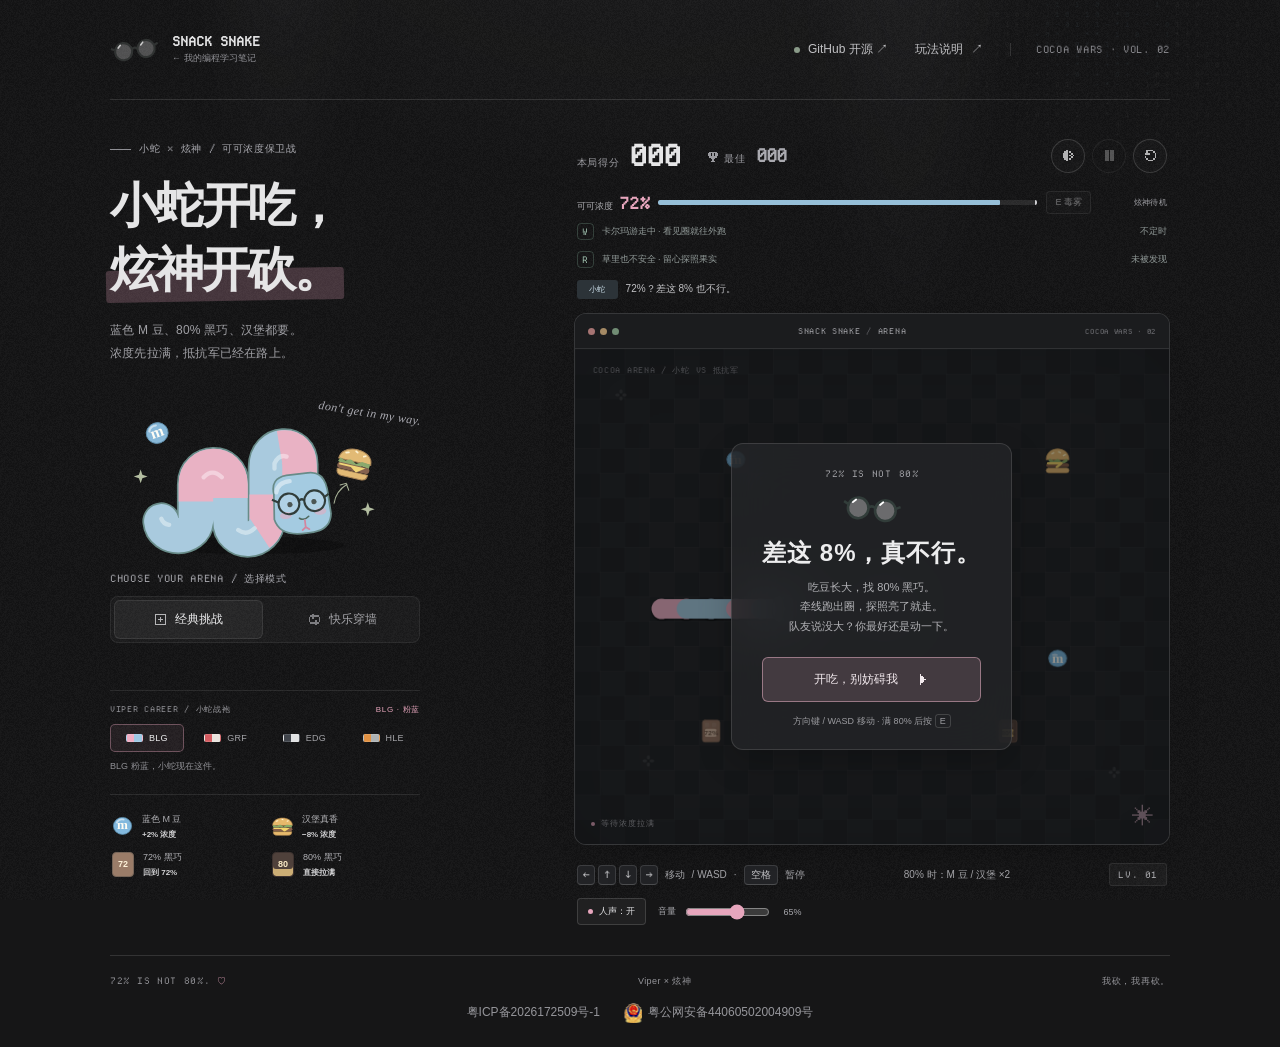
<file: index.html>
<!doctype html>
<html lang="zh-CN">
<head>
<meta charset="UTF-8">
<meta name="viewport" content="width=device-width,initial-scale=1,viewport-fit=cover">
<meta name="theme-color" content="#161617">
<meta name="description" content="Viper × 炫神：蓝色M豆、72%与80%黑巧、汉堡、毒雾护盾、抵抗军两连砍、卡尔玛牵线与小天潘森跳大。">
<link rel="canonical" href="https://viper3.icu/">
<link rel="icon" type="image/svg+xml" href="./favicon.svg">
<link rel="shortcut icon" href="./favicon.svg">
<title>粉蓝蛇蛇 · 浓度不够，炫神来凑</title>
<style>
:root{--paper:#f7f5ed;--ink:#303d3a;--muted:#808780;--pink:#f1aec4;--blue:#9ec8e4;--green:#dbe8cf;--line:#dcded3;--font:'PingFang SC','Hiragino Sans GB','Microsoft YaHei','Noto Sans CJK SC',sans-serif}
*{box-sizing:border-box}body{margin:0;background:var(--paper);color:var(--ink);font-family:var(--font);-webkit-font-smoothing:antialiased}button,a{-webkit-tap-highlight-color:transparent}button{font:inherit;color:inherit;cursor:pointer}button:focus-visible,a:focus-visible,canvas:focus-visible{outline:3px solid #528db2;outline-offset:4px}button:disabled{cursor:default;opacity:.4}button{touch-action:manipulation}button:not(:disabled){transition:background .18s,transform .18s,box-shadow .18s}button:not(:disabled):active{transform:translateY(2px)}button svg{width:20px;height:20px;fill:none;stroke:currentColor;stroke-width:1.7;stroke-linecap:round;stroke-linejoin:round}button svg.fill{fill:currentColor;stroke:none}.shell{max-width:1392px;padding:0 46px;margin:0 auto}.topbar{height:100px;border-bottom:1px solid var(--line);display:flex;align-items:center;justify-content:space-between;gap:20px}.brand{display:flex;gap:13px;align-items:center}.brand-mark{height:41px;width:49px;transform:rotate(-8deg)}.brand-name{font-family:Arial,Helvetica,sans-serif;font-size:15px;line-height:1.13;font-weight:800;letter-spacing:1px}.brand-name span{font-weight:500;font-size:10px;letter-spacing:2.2px}.top-right{display:flex;gap:27px;align-items:center;font-size:12px}.open-tag{display:flex;gap:8px;align-items:center;color:#727d6c}.open-tag i,.status-dot{width:6px;height:6px;background:#7e9a72;border-radius:50%}.text-btn{background:none;border:0;padding:9px 0;font-size:12px;display:flex;align-items:center;gap:8px}.text-btn:hover{color:#9a657e}.edition{border-left:1px solid var(--line);padding-left:25px;font:10px Arial,sans-serif;letter-spacing:1.8px;color:#8b9185}.layout{display:grid;grid-template-columns:minmax(280px,370px) minmax(0,1fr);gap:54px;padding:37px 0 30px;align-items:start}.intro{position:relative;padding-top:10px}.eyebrow{display:flex;gap:8px;align-items:center;font-size:10px;letter-spacing:2px;color:#7c8877;font-family:Arial,sans-serif}.eyebrow:before{content:'';width:21px;height:1px;background:#8c9985}h1{font-size:52px;line-height:1.34;letter-spacing:-2px;font-weight:650;margin:18px 0 16px}h1 .highlight{position:relative;isolation:isolate}h1 .highlight:before{content:'';position:absolute;inset:48% -4px 3%;background:var(--pink);z-index:-1;transform:rotate(-2deg);border-radius:3px}.intro-copy{font-size:12px;line-height:1.95;letter-spacing:.2px;color:#798076;margin:0}.mascot{height:211px;position:relative;margin:13px -6px 4px}.mascot>svg{width:100%;height:100%;overflow:visible}.mood{position:absolute;font:italic 12px Georgia,serif;letter-spacing:.4px;right:4px;top:28px;transform:rotate(9deg);color:#83907e}.mode-label{font-size:10px;letter-spacing:2px;color:#92978a;margin-bottom:10px}.modes{display:flex;gap:5px;background:#eaece2;padding:5px;border-radius:12px}.mode{flex:1;display:flex;align-items:center;justify-content:center;gap:7px;font-size:12px;padding:11px 5px;border:0;border-radius:8px;background:transparent;color:#7c8376}.mode[aria-pressed=true]{background:#fffef8;box-shadow:0 2px 7px #303d3a0a;color:var(--ink)}.mode svg{width:15px;height:15px}.mode-note{font-size:10px;color:#8f9588;margin:11px 0 0;min-height:17px}.snack-menu{display:flex;gap:20px;align-items:center;border-top:1px solid var(--line);margin-top:20px;padding-top:18px}.menu-item{display:flex;align-items:center;gap:9px;font-size:10px;color:#7a8276}.menu-item svg{width:30px;height:30px}.menu-item strong{font-weight:600;color:#56634f;margin-left:3px}.play-panel{min-width:0}.scorebar{display:flex;align-items:center;justify-content:space-between;padding:0 3px 16px;gap:8px}.scores{display:flex;align-items:center;gap:26px}.scoregroup{display:flex;gap:10px;align-items:baseline}.score-label{font-size:10px;letter-spacing:1px;color:#90978b}.score-number{font:600 29px Arial,sans-serif;letter-spacing:-1px;min-width:41px;font-variant-numeric:tabular-nums}.best-score{font-size:18px;color:#8c9685;min-width:26px}.record-icon{width:14px;height:14px;fill:none;stroke:#a0a78e;stroke-width:1.7;vertical-align:-2px;margin-right:4px}.round-actions{display:flex;gap:7px}.icon-btn{width:34px;height:34px;display:grid;place-items:center;border:1px solid #dce0d3;border-radius:50%;background:transparent}.icon-btn:hover{background:#e9eddf}.icon-btn svg{width:15px;height:15px}.board-frame{padding:10px;background:#e4eadb;border:1px solid #d1dac7;border-radius:24px;box-shadow:0 7px 0 #dbe1d1,0 18px 35px -24px #6c785c70;position:relative}.board{position:relative;border:1px solid #d3ddca;border-radius:15px;overflow:hidden;isolation:isolate;background:#f0f3e6}.board:after{content:'';position:absolute;inset:0;pointer-events:none;box-shadow:inset 0 0 30px #6481560a;z-index:3;border-radius:inherit}canvas{width:100%;height:auto;aspect-ratio:6/5;display:block;touch-action:none;outline:none}.overlay{position:absolute;inset:0;display:flex;align-items:center;justify-content:center;z-index:5;background:#f4f5eb35;transition:opacity .2s}.overlay[hidden]{display:none}.start-card{position:relative;text-align:center;background:#fffdf3f5;border:1px solid #fff;border-radius:22px;padding:27px 34px 24px;box-shadow:0 14px 50px #566c4b15;backdrop-filter:blur(7px);min-width:265px;transform:rotate(-1deg)}.tiny-title{font:9px Arial,sans-serif;letter-spacing:2.7px;color:#88927e}.card-glasses{display:block;width:59px;height:33px;margin:13px auto 4px;transform:rotate(6deg)}.overlay h2{font-size:27px;line-height:1.3;letter-spacing:1px;font-weight:600;margin:12px 0 9px}.overlay-copy{font-size:11px;color:#8c937f;line-height:1.8;margin:0 0 20px}.primary-btn{border:1px solid var(--ink);background:var(--ink);color:#fffdf3;padding:13px 26px;border-radius:10px;display:flex;gap:19px;align-items:center;justify-content:center;font-size:12px;width:100%;box-shadow:0 3px 0 #15251e}.primary-btn:hover{background:#48594b;box-shadow:0 4px 0 #15251e}.primary-btn svg{height:13px;width:13px}.start-hint{font-size:9px;color:#9a9f8f;margin:13px 0 0}.start-hint kbd{font:inherit;border:1px solid #dedfd3;border-radius:3px;padding:1px 4px}.board-top-note{position:absolute;left:18px;top:16px;font:8px Arial,sans-serif;letter-spacing:1.8px;color:#adb49d;pointer-events:none}.corner-flower{position:absolute;right:15px;bottom:14px;color:#aebca0;pointer-events:none;font-size:22px;font-family:Georgia,serif}.board-status{position:absolute;left:16px;bottom:15px;display:flex;align-items:center;gap:6px;color:#98a58a;font-size:8px;letter-spacing:1px;pointer-events:none}.board-status .status-dot{width:4px;height:4px;background:#99ac86}.under-board{display:flex;justify-content:space-between;align-items:center;padding:22px 3px 0;gap:10px}.control-hint{display:flex;align-items:center;gap:7px;font-size:10px;color:#8a9380}.keys{display:flex;gap:3px}.keys kbd{display:grid;place-items:center;width:18px;height:20px;border:1px solid #d5dbca;border-bottom-width:2px;border-radius:4px;font:10px Arial,sans-serif;color:#78866b;background:#fbfcf4}.under-note{font-size:10px;color:#8c9681}.under-note em{font-style:normal;color:#5d7450}.level-pill{font:9px Arial,sans-serif;background:#e9edde;color:#7c8a70;padding:5px 8px;border-radius:5px;letter-spacing:.6px}.footer{border-top:1px solid var(--line);padding:19px 0 23px;display:flex;align-items:center;justify-content:space-between;color:#919787;font-size:9px;letter-spacing:.4px}.footer .english{font:9px Arial,sans-serif;letter-spacing:1.4px}.footer b{color:#d194a9;font-weight:400}.dpad{display:none;grid-template-columns:repeat(3,46px);grid-template-rows:repeat(2,39px);gap:5px;justify-content:center;margin:20px auto 0}.dpad button{background:#e8ecdf;border:1px solid #d3dcc8;border-bottom-width:3px;border-radius:10px;font:20px Arial,sans-serif}.dpad [data-dir=up]{grid-column:2}.dpad [data-dir=left]{grid-column:1;grid-row:2}.dpad [data-dir=down]{grid-column:2;grid-row:2}.dpad [data-dir=right]{grid-column:3;grid-row:2}.toast{position:fixed;bottom:30px;left:50%;transform:translate(-50%,20px);padding:12px 22px;background:#303d3af2;color:#fffdf5;border-radius:11px;opacity:0;pointer-events:none;font-size:12px;transition:.2s;z-index:20;max-width:90%;text-align:center}.toast.show{transform:translate(-50%,0);opacity:1}dialog{border:1px solid #dedfd1;background:var(--paper);color:var(--ink);border-radius:24px;padding:30px 34px;max-width:430px;width:calc(100% - 36px);box-shadow:0 15px 80px #303d3a25}dialog::backdrop{background:#303d3a55;backdrop-filter:blur(4px)}.dialog-top{display:flex;justify-content:space-between;align-items:center}dialog h2{font-size:23px;margin:0}dialog p{font-size:12px;line-height:2;color:#7a8273;margin:19px 0}.rules{padding:0;list-style:none;margin:22px 0}.rules li{font-size:12px;border-top:1px solid var(--line);padding:13px 0;display:flex;justify-content:space-between;gap:12px}.rules span{color:#8d9584}.small-copy{font-size:10px!important}.float-up{animation:float 4s ease-in-out infinite;transform-origin:50% 50%}@keyframes float{50%{transform:translateY(-8px) rotate(2.5deg)}}.wiggle{animation:wiggle .3s ease-in-out}@keyframes wiggle{25%{transform:translateX(-3px)}75%{transform:translateX(3px)}}@media(min-width:1450px){.layout{padding-top:52px;gap:70px}.mascot{height:239px}h1{font-size:58px}.topbar{height:110px}}
@media(max-width:1100px){.shell{padding:0 30px}.layout{grid-template-columns:280px minmax(0,1fr);gap:30px;padding-top:30px}h1{font-size:45px}.mascot{height:172px}.scores{gap:17px}.scoregroup{gap:7px}.control-hint{font-size:9px}.control-hint .wasd{display:none}.intro-copy{font-size:11px}.snack-menu{gap:12px}.start-card{padding:20px 26px;min-width:245px}.edition{display:none}.under-note{font-size:9px}}
@media(min-width:781px) and (max-height:850px){.shell{max-width:1160px;padding:0 34px}.topbar{height:72px}.layout{grid-template-columns:310px minmax(0,1fr);gap:42px;padding:23px 0 20px}.play-panel{max-width:calc((100svh - 258px)*1.2);justify-self:end}.intro{padding-top:7px}.eyebrow{font-size:9px}h1{font-size:44px;margin:13px 0 11px}.intro-copy{font-size:11px}.mascot{height:166px;margin-top:4px}.mode-label{font-size:9px;margin-bottom:8px}.mode{padding:9px 5px}.mode-note{font-size:9px}.snack-menu{margin-top:15px;padding-top:13px}.under-board{padding-top:17px}.footer{padding:16px 0 20px}}
@media(max-width:780px){.shell{max-width:620px;padding:0 22px}.topbar{height:77px}.top-right{gap:19px}.open-tag{font-size:10px}.brand-name{font-size:12px}.brand-name span{font-size:8px}.brand-mark{width:38px;height:33px}.layout{display:flex;flex-direction:column;gap:23px;padding:25px 0}.intro{padding:0;width:100%}.eyebrow{font-size:9px}h1{font-size:37px;letter-spacing:-1px;margin:12px 0 9px;line-height:1.4}h1 br{display:none}.intro-copy{font-size:11px;line-height:1.8}.mascot{position:absolute;right:-8px;top:-16px;width:147px;height:126px;pointer-events:none}.mood{display:none}.mascot .decor{display:none}.intro h1{max-width:75%}.intro-copy{max-width:70%}.mode-box{margin-top:20px;display:flex;align-items:center;gap:12px}.mode-label{display:none}.modes{width:255px;padding:4px}.mode{padding:9px 6px;font-size:11px}.mode-note{margin:0;font-size:9px;max-width:115px;line-height:1.7}.snack-menu{display:none}.play-panel{width:100%}.scorebar{padding-bottom:13px}.board-frame{padding:7px;border-radius:20px}.board{border-radius:13px}.under-board{padding-top:17px}.dpad{display:grid}.footer{font-size:8px;gap:10px;padding-top:17px}.footer .english{font-size:8px;letter-spacing:.6px}.under-note{font-size:9px}.board-top-note{font-size:7px;left:12px;top:12px}.board-status{left:12px;bottom:11px}.corner-flower{right:12px;bottom:8px}.start-card{min-width:220px;padding:17px 24px}.overlay h2{font-size:23px}.overlay-copy{margin-bottom:15px;font-size:10px}.card-glasses{width:48px;height:26px;margin-top:10px}.start-hint{font-size:8px}.primary-btn{padding:12px 20px;font-size:11px}.tiny-title{font-size:8px}}
@media(max-width:390px){.shell{padding:0 16px}.intro h1{font-size:31px}.mascot{width:130px;right:-10px;top:-10px}.top-right{gap:10px}.open-tag{display:none}.mode-note{font-size:8px}.modes{min-width:218px}.scores{gap:13px}.score-label{font-size:9px}.score-number{font-size:25px}.best-score{font-size:17px}.icon-btn{width:31px;height:31px}.round-actions{gap:5px}.control-hint{gap:5px;font-size:8px}.keys kbd{width:16px;height:18px}.under-note{font-size:8px}.start-card{min-width:200px;padding:15px 20px}.start-hint{margin-top:10px}}
.highlight{display:inline-block;white-space:nowrap}
@media(max-width:780px){h1 br{display:block}}
@media(prefers-reduced-motion:reduce){*{animation:none!important;transition:none!important}}

.eyebrow{font-family:var(--font);letter-spacing:1.4px}.meme-menu{display:grid;grid-template-columns:1fr 1fr;gap:11px 10px}.menu-item{font-size:9px;gap:7px}.menu-item svg{width:25px;height:25px;flex-shrink:0}.menu-item strong{font-size:8px;display:block;margin:3px 0 0}.cocoa-icon{display:grid;place-items:center;width:22px;height:25px;border:1px solid #796455;border-radius:4px;background:#9e7b64;color:#fff1d3;font:700 9px Arial,sans-serif;flex-shrink:0;margin:0 2px}.cocoa-icon.high{background:#514139;border-color:#3e322e;box-shadow:inset 0 -7px #d1ae6b;color:#ffedc1}.meme-hud{margin:0 3px 11px}.fuel-row{display:flex;gap:9px;align-items:center;height:25px}.fuel-label{font-size:9px;white-space:nowrap;color:#87917c}.fuel-label strong{font:600 16px Arial,sans-serif;color:#657b55;margin-left:4px}.fuel-track{flex:1;min-width:20px;height:8px;background:#e5e5da;border-radius:5px;position:relative;overflow:hidden}.fuel-track span{display:block;background:#b7c6a1;height:100%;width:90%;transition:width .2s,background .2s;border-radius:inherit}.fuel-track i{position:absolute;right:0;top:0;width:2px;height:100%;background:#8f9d7b}.fuel-track.charged span{background:linear-gradient(90deg,#9ac7df,#dda9c1)}.power-btn{font-size:9px;white-space:nowrap;border:1px solid #bdcfb1;border-bottom-width:2px;background:#dce8cf;border-radius:6px;padding:5px 8px;line-height:1.3;color:#536c43}.power-btn:not(:disabled){background:#303d3a;border-color:#303d3a;color:#fff9ee}.power-btn:disabled{opacity:.5}.rival-status{font-size:8px;letter-spacing:.3px;color:#8a927e;white-space:nowrap;min-width:67px;text-align:right}.rival-status.danger{color:#a85c45}.dialogue-row{display:flex;align-items:center;gap:8px;margin-top:7px;font-size:10px;min-height:22px;color:#64745b}.speaker{display:inline-flex;justify-content:center;align-items:center;min-width:41px;flex-shrink:0;background:#dcebf3;color:#68889c;padding:4px 7px;border-radius:5px;font-size:8px}.speaker.enemy{background:#f3dfcd;color:#a17650}.dialogue-row #dialogue{line-height:1.6}.meme-notes{border-top:1px solid var(--line);padding:15px 0;margin:8px 0 13px;font-size:11px}.meme-notes summary{cursor:pointer;color:#667b57}.meme-notes p{font-size:10px;margin:12px 0;line-height:1.9}.meme-notes a{display:block;font-size:10px;line-height:2;color:#638ca3;text-decoration:none}dialog{max-height:85svh;overflow:auto}.board-frame.powered{border-color:#b3c8a0;box-shadow:0 7px 0 #c5d7b4,0 0 29px #b7d6a53a}.board-frame.under-attack{border-color:#d9b295}.dpad{position:relative}.mobile-power{grid-column:3;grid-row:1;font:9px var(--font)!important;background:#d9e8d0!important}.footer .english:last-child{font-family:var(--font);letter-spacing:1px}
@media(min-width:781px){.play-panel{width:100%;max-width:calc((100svh - 320px)*1.2);justify-self:end}}
@media(min-width:781px) and (max-height:850px){.play-panel{max-width:calc((100svh - 320px)*1.2)}.mascot{height:151px}.meme-menu{padding-top:11px;margin-top:12px;gap:8px}.menu-item{font-size:8px}.under-note{font-size:8px}.wasd{display:none!important}.meme-hud{margin-bottom:10px}.fuel-row{gap:7px}}
@media(max-width:780px){.meme-menu{display:none}.eyebrow{font-size:8px}.meme-hud{margin:0 2px 10px}.fuel-row{gap:6px}.fuel-label{font-size:8px}.fuel-label strong{font-size:14px;margin-left:3px}.power-btn{font-size:8px;padding:5px 6px}.rival-status{font-size:7px;min-width:60px}.dialogue-row{font-size:9px;margin-top:6px;min-height:23px}.speaker{font-size:7px;min-width:36px;padding:3px 5px}.under-note{font-size:8px;max-width:115px;text-align:center;line-height:1.7}.footer{flex-wrap:wrap}.intro-copy{max-width:73%}.mood{display:none}.start-card{padding-left:19px;padding-right:19px}.overlay h2{font-size:21px}.overlay-copy{font-size:9px}.tiny-title{letter-spacing:2px}}

.audio-controls{display:flex;align-items:center;gap:12px;margin:12px 3px 0;font-size:9px;color:#8a9382;min-height:25px}.voice-toggle{display:flex;align-items:center;gap:6px;white-space:nowrap;border:1px solid #d5ddca;background:transparent;padding:6px 10px;border-radius:6px;font-size:9px}.voice-toggle i{width:5px;height:5px;border-radius:50%;background:#b2b7a9}.voice-toggle[aria-pressed=true]{background:#e6eddf;color:#60794f}.voice-toggle[aria-pressed=true] i{background:#88a86c}.voice-toggle.speaking{border-color:#98b7ce;background:#e1edf2}.audio-controls label{display:flex;align-items:center;gap:7px}.audio-controls input{width:85px;accent-color:#8caa7d;cursor:pointer}.audio-controls output{width:26px;font:9px Arial,sans-serif}.voice-caption{margin-left:auto;min-width:0;overflow:hidden;text-overflow:ellipsis;white-space:nowrap;font-size:8px;letter-spacing:.5px}.voice-samples{border:0;border-top:1px solid var(--line);padding:17px 0 0;margin:18px 0}.voice-samples legend{font-size:11px;color:#687b5b;padding-right:9px}.voice-samples>div{display:grid;grid-template-columns:1fr 1fr;gap:7px}.voice-samples button{font-size:10px;text-align:left;background:#e9ede1;border:1px solid #d5ddca;border-radius:6px;padding:9px 8px;line-height:1.5}.voice-samples p{margin:10px 0;font-size:9px;line-height:1.8}.voice-samples a{color:#638ca3}.voice-samples button:before{content:'▷';margin-right:5px;color:#7b9370}input:focus-visible{outline:2px solid #528db2;outline-offset:3px}
@media(min-width:781px){.play-panel{max-width:calc((100svh - 403px)*1.2)}}
@media(max-width:780px){.audio-controls{gap:8px;margin-top:12px}.audio-controls input{width:74px}.voice-caption{font-size:7px}.voice-toggle{font-size:8px;padding:6px 8px}}

@font-face{font-family:DepartureMono;src:url('[data-uri]') format('woff2');font-display:swap}
:root{--paper:#161617;--ink:#e2e2e3;--muted:#96969a;--pink:#f1aec4;--blue:#9ec8e4;--green:#dbe8cf;--line:#ffffff20;--accent:#e7a6bd;--accent-2:#96bfd8;--board-bg:#191a1c;--board-alt:#1d1e20;--board-line:#ffffff09;--font-mono:'DepartureMono',monospace}
body{isolation:isolate;background:var(--paper);color:var(--ink)}
.ambient-lights{position:fixed;inset:0;z-index:0;overflow:hidden;pointer-events:none;background:radial-gradient(ellipse 54% 45% at 50% -12%,#ffffff0b,transparent 78%)}
.ambient-lights:before,.ambient-lights:after{content:"";position:absolute;inset:-24%;pointer-events:none;filter:blur(30px)}
.ambient-lights:before{background:radial-gradient(ellipse 110px 620px at 31% 0%,#d8d8dc12,transparent 78%),radial-gradient(ellipse 130px 700px at 64% 5%,#d5d5da10,transparent 80%);animation:light-drift 24s ease-in-out infinite alternate}
.ambient-lights:after{background:radial-gradient(ellipse 600px 260px at 50% 0%,#ffffff09,transparent 78%);animation:light-breathe 12s ease-in-out infinite alternate}
.glyph-field{position:fixed;inset:0;width:100%;height:100%;z-index:1;pointer-events:none;opacity:.74}
.page-grain{position:fixed;inset:0;z-index:2;opacity:.15;pointer-events:none;background:url('[data-uri]') repeat;background-size:128px 128px}
.shell{position:relative;z-index:3;max-width:1152px}
.topbar,.footer{border-color:var(--line)}
.brand-name{font-family:var(--font-mono);color:#e4e4e5;font-size:13px;letter-spacing:0}.brand-name span{font-size:8px;letter-spacing:1.2px;color:#929297}
.brand{text-decoration:none;color:inherit}.brand-name span{font-family:var(--font);letter-spacing:0;font-size:9px}.brand-mark{opacity:.78}.brand-mark use{filter:grayscale(.8)}
.top-right,.text-btn{color:#c2c2c5}.open-tag{color:#a5b5a3}.open-tag i,.status-dot{background:#8a9b89}.edition{color:#8d8d92;border-color:#ffffff20}
.text-btn:hover,.meme-notes summary:hover{color:var(--accent)}
h1{color:#e5e5e6}h1 .highlight:before{background:var(--accent);opacity:.23;transform:rotate(-1deg)}
.eyebrow,.mode-label,.palette-heading,.edition,.score-label,.tiny-title,.board-top-note,.window-build,.footer .english{font-family:var(--font-mono);letter-spacing:.7px}
.eyebrow,.mode-label{color:#aaaab0}.eyebrow:before{background:#8e8e93}.intro-copy,.mode-note{color:#a0a0a5}
.mood{color:#aaaab1}.mascot>svg{filter:saturate(.88)}.mascot .mascot-outline{stroke:var(--mascot-outline)}.mascot .mascot-body{stroke:var(--mascot-body)}.mascot .mascot-accent{stroke:var(--mascot-accent)}.mascot .mascot-head{fill:var(--mascot-head);stroke:var(--mascot-outline)}
.modes{background:#ffffff08;border:1px solid #ffffff12;border-radius:8px;padding:3px}.mode{border-radius:6px;color:#a4a4a8}.mode[aria-pressed=true]{color:#ededee;background:#ffffff0c;box-shadow:inset 0 0 0 1px #ffffff17}.mode svg{opacity:.72}
.palette-box{margin-top:19px;padding-top:13px;border-top:1px solid #ffffff18}.palette-heading{display:flex;justify-content:space-between;align-items:center;gap:10px;font-size:8px;color:#98989d}.palette-current{color:var(--accent);font-family:var(--font)}
.palette-options{display:flex;gap:5px;margin-top:9px}.palette-option{display:flex;align-items:center;justify-content:center;gap:6px;min-width:0;flex:1;padding:7px 4px;background:transparent;border:1px solid transparent;border-radius:5px;color:#a4a4a8;font-size:9px;letter-spacing:.2px}.palette-option:hover{background:#ffffff08}.palette-option[aria-pressed=true]{border-color:color-mix(in srgb,var(--accent) 38%,transparent);background:color-mix(in srgb,var(--accent) 8%,transparent);color:#eeeeef}.swatch{width:17px;height:8px;border-radius:2px;background:linear-gradient(90deg,#f1aec4 0 50%,#9ec8e4 50%);border:1px solid #ffffff20;flex-shrink:0}.swatch.griffin{background:linear-gradient(90deg,#d45c61 0 50%,#e9e3dd 50%)}.swatch.edg{background:linear-gradient(90deg,#40444b 0 50%,#e0e1e2 50%)}.swatch.hle{background:linear-gradient(90deg,#e19142 0 50%,#aeb3b4 50%)}.palette-note{font-size:9px;line-height:1.6;color:#8e8e93;margin:7px 0 0;min-height:14px}
.snack-menu{border-color:#ffffff19}.menu-item{color:#b1b1b5}.menu-item strong{color:#d2d2d4}.cocoa-icon{filter:saturate(.85)}
.score-number{font-family:var(--font-mono);color:#e5e5e6}.best-score{color:#aaaab0}.score-label{color:#9b9ba0}.record-icon{stroke:#a5a5aa}
.icon-btn{border-color:#ffffff26;color:#cdcdcf;background:#ffffff04}.icon-btn:hover{background:#ffffff0c}.round-actions svg{opacity:.85}.pixel-icon{fill:currentColor;stroke:none;shape-rendering:crispEdges;flex-shrink:0}
.meme-hud{margin-bottom:13px}.fuel-label{color:#b0b0b4}.fuel-label strong{font-family:var(--font-mono);color:var(--accent)}.fuel-track{height:5px;background:#ffffff18;border-radius:2px}.fuel-track span{background:var(--accent-2);border-radius:1px}.fuel-track.charged span{background:linear-gradient(90deg,var(--accent-2),var(--accent))}.fuel-track i{background:#d0d0d4}.power-btn{border:1px solid #ffffff25;border-radius:4px;background:#ffffff08;color:#c8c8ca}.power-btn:not(:disabled){background:color-mix(in srgb,var(--accent) 16%,#191a1c);border-color:color-mix(in srgb,var(--accent) 42%,transparent);color:#f1e9ec}.rival-status{color:#a0a0a5}.rival-status.danger{color:#e0a27f}.dialogue-row{color:#c1c1c4}.speaker{background:color-mix(in srgb,var(--accent-2) 15%,#191a1c);color:#c9dce6;border-radius:3px}.speaker.enemy{background:#d39a6d18;color:#e1bb9d}
.board-frame{padding:0;background:#191a1c;border:1px solid #ffffff20;border-radius:12px;box-shadow:0 16px 42px -34px #000b;overflow:hidden}
.board-window-bar{height:35px;display:flex;align-items:center;justify-content:space-between;gap:12px;padding:0 13px;border-bottom:1px solid #ffffff18;background:#1b1c1e;color:#aaaaaf;font:8px var(--font-mono);letter-spacing:.7px}
.window-lights{display:flex;gap:5px}.window-lights i{display:block;width:7px;height:7px;border-radius:50%;background:#727276}.window-lights i:first-child{background:#a67473}.window-lights i:nth-child(2){background:#a58a65}.window-lights i:nth-child(3){background:#718c74}.board-window-bar>b,.board-window-bar b{color:#646469;font-weight:400}.window-build{font-size:7px;color:#77777c}
.board{border:0;border-radius:0;background:var(--board-bg)}.board:after{inset:0;border-radius:0;box-shadow:inset 0 0 70px #0002}
.overlay{background:#11121477}.start-card{background:#242528c9;border:1px solid #ffffff20;border-radius:12px;padding:24px 30px 21px;box-shadow:0 12px 34px #0003;backdrop-filter:blur(28px) saturate(112%);-webkit-backdrop-filter:blur(28px) saturate(112%);transform:none}.tiny-title{color:#a8a8ad}.overlay h2{color:#ededee;font-size:24px}.overlay-copy{color:#b3b3b7}.card-glasses{filter:grayscale(.15)}
.primary-btn{border-color:color-mix(in srgb,var(--accent) 45%,#ffffff20);background:color-mix(in srgb,var(--accent) 16%,#242528);color:#f2e9ed;border-radius:6px;box-shadow:none}.primary-btn:hover{background:color-mix(in srgb,var(--accent) 23%,#242528);box-shadow:none;transform:translateY(-2px)}.start-hint{color:#9c9ca1}.start-hint kbd{border-color:#ffffff27}.board-top-note{color:#85858a}.corner-flower{color:color-mix(in srgb,var(--accent) 47%,#77777d)}.board-status{color:#a3a3a8}.board-status .status-dot{background:var(--accent)}
.under-board{padding-top:18px}.control-hint,.under-note{color:#a4a4a8}.under-note em{color:var(--accent)}.keys kbd{font-family:var(--font-mono);color:#c5c5c8;background:#222326;border:1px solid #ffffff20;border-bottom-color:#ffffff31}.level-pill{font-family:var(--font-mono);border-radius:3px;background:#ffffff0a;color:#b4b4b8;border:1px solid #ffffff13}
.audio-controls{color:#a7a7ac}.voice-toggle{border-color:#ffffff24;color:#c5c5c9;border-radius:4px}.voice-toggle[aria-pressed=true]{background:#ffffff0b;color:#e0e0e2}.voice-toggle i{background:#77777d}.voice-toggle[aria-pressed=true] i{background:var(--accent)}.voice-toggle.speaking{border-color:color-mix(in srgb,var(--accent-2) 55%,transparent);background:#ffffff0b}.audio-controls input{accent-color:var(--accent)}
.footer{color:#96969b;flex-wrap:wrap;gap:14px}.footer b{color:var(--accent)}.registration-links{flex-basis:100%;display:flex;justify-content:center;align-items:center;flex-wrap:wrap;gap:10px 24px;font-size:12px;line-height:1.7;letter-spacing:0}.registration-links a{display:inline-flex;align-items:center;gap:6px;max-width:100%;white-space:nowrap;color:inherit;text-decoration:none}.registration-links a:hover{text-decoration:underline;text-underline-offset:3px}.police-record img{display:block;width:18px;height:20px;flex-shrink:0}
.toast{background:#242528ed;border:1px solid #ffffff20;backdrop-filter:blur(18px);border-radius:6px}
.karma-hud,.pantheon-hud{display:flex;align-items:center;gap:8px;min-height:23px;margin:5px 0 1px;color:#929b99;font-size:9px}.karma-mark{width:17px;height:17px;display:grid;place-items:center;border:1px solid #8ab9a144;border-radius:4px;color:#a7cab7;font:9px var(--font-mono)}.pantheon-hud[data-phase=reveal]{color:#b7d8cb}.pantheon-hud[data-phase=warning]{color:#e4c195}.pantheon-hud[data-phase=landing]{color:#e3b18e}.board-frame.skyfall{border-color:#c7a07899}.speaker.teammate{background:#91b1ce1a;color:#b3cddd}.karma-hud[data-phase=tether]{color:#b6dac7}.karma-hud[data-phase=rooted]{color:#dfb3db}.karma-hud[data-phase=rooted] .karma-mark{border-color:#cba1ce66;color:#dfb3db}.karma-timer{margin-left:auto;font:9px var(--font-mono);color:inherit;white-space:nowrap}.board-frame.rooted{border-color:#b78cb1aa}.speaker.karma{background:#82b59a1c;color:#bad5c4}
@media(max-width:780px){.karma-hud,.pantheon-hud{font-size:8px;gap:6px;margin-top:3px}.karma-timer{font-size:8px}.control-hint{flex-shrink:0}.control-hint .keys,.control-hint>span{display:none}.control-hint:after{content:'滑动棋盘 / 下方方向键';font-size:9px;white-space:nowrap}.level-pill{white-space:nowrap;flex-shrink:0}}
dialog{border:1px solid #ffffff21;background:#202124e8;color:#e2e2e4;border-radius:12px;box-shadow:0 18px 54px #0005;backdrop-filter:blur(30px) saturate(112%);-webkit-backdrop-filter:blur(30px) saturate(112%)}dialog::backdrop{background:#09090aa8;backdrop-filter:blur(6px)}dialog p,.rules span{color:#b0b0b5}.rules li,.voice-samples,.meme-notes{border-color:#ffffff1b}.meme-notes summary,.voice-samples legend{color:var(--accent)}.meme-notes a,.voice-samples a{color:var(--accent-2)}.voice-samples button{background:#ffffff08;border:1px solid #ffffff1b;color:#d0d0d2;border-radius:4px}.voice-samples button:before{color:var(--accent)}.dialog-top .icon-btn{border-radius:5px}
.dpad button{background:#222326;border:1px solid #ffffff20;border-bottom:2px solid #ffffff30;border-radius:6px;color:#d1d1d4}.mobile-power{background:#ffffff0b!important;color:#ddd!important}.board-frame.powered{border-color:color-mix(in srgb,var(--accent) 55%,transparent);box-shadow:0 0 24px color-mix(in srgb,var(--accent) 15%,transparent)}.board-frame.under-attack{border-color:#d09a75}
button:not(:disabled):hover{transition-duration:.18s}button:not(:disabled):active{transform:translateY(1px)}
@keyframes light-drift{0%{transform:translate3d(-2%,0,0) rotate(-.5deg);opacity:.7}100%{transform:translate3d(3%,1%,0) rotate(.6deg);opacity:1}}
@keyframes light-breathe{0%{transform:translate3d(-2%,-1%,0) scale(.97);opacity:.6}100%{transform:translate3d(2%,1%,0) scale(1.04);opacity:1}}
@media(min-width:781px){.intro{padding-top:5px}.palette-box{max-width:340px}.palette-option{padding:8px 4px}.layout{grid-template-columns:minmax(280px,310px) minmax(0,1fr);gap:50px}h1{font-size:48px}.mascot{height:190px}}
@media(max-width:780px){.glyph-field{opacity:.56}.ambient-lights:before{opacity:.65}.topbar{height:72px}.layout{padding-top:22px}.palette-box{margin-top:12px;padding-top:10px}.palette-options{max-width:360px}.palette-option{font-size:8px;padding:6px 2px}.palette-note{font-size:8px}.board-window-bar{height:29px;padding:0 10px;font-size:7px}.window-build{font-size:6px}.board-frame{border-radius:9px}.start-card{border-radius:9px;padding:16px 22px}.overlay h2{font-size:20px}.footer{border-color:#ffffff1c}}
@media(max-width:390px){.palette-heading{font-size:7px}.palette-options{gap:2px}.palette-option{gap:4px}.swatch{width:13px;height:7px}.board-window-bar{height:27px}}
@media(prefers-reduced-motion:reduce){.ambient-lights:before,.ambient-lights:after{animation:none!important}}
</style>
</head>
<body>
<div class="ambient-lights" aria-hidden="true"></div>
<canvas class="glyph-field" id="glyphField" aria-hidden="true"></canvas>
<div class="page-grain" aria-hidden="true"></div>
<svg width="0" height="0" aria-hidden="true" style="position:absolute"><defs>
 <symbol id="glasses" viewBox="0 0 80 40"><g fill="#ffffff55" stroke="#303d3a" stroke-width="3.5"><circle cx="22" cy="21" r="14"/><circle cx="59" cy="21" r="14"/><path d="M36 19Q40 15 45 19M8 17L2 14M73 17L79 14" fill="none"/></g><path d="M14 14L18 10M51 14L55 10" stroke="white" stroke-width="2.5" stroke-linecap="round"/></symbol>
 <symbol id="candy" viewBox="0 0 44 44"><ellipse cx="22" cy="26" rx="17" ry="13" fill="#303d3a12"/><ellipse cx="22" cy="21" rx="16" ry="15" fill="#83b9de" stroke="#5c8faf" stroke-width="1.3"/><path d="M12 15Q16 8 24 10" fill="none" stroke="#fff8" stroke-width="3" stroke-linecap="round"/><text x="22" y="27" font-family="Georgia,serif" font-weight="bold" font-size="23" text-anchor="middle" fill="#fffdf4">m</text></symbol>
 <symbol id="burger" viewBox="0 0 48 44"><ellipse cx="24" cy="36" rx="21" ry="4" fill="#303d3a12"/><path d="M5 20C5 1 43 1 43 20Z" fill="#e7b96b" stroke="#ae8550" stroke-width="1.2"/><path d="M12 12l3-1m8-3 2 1m8 3 2-1" stroke="#fff2cc" stroke-width="2" stroke-linecap="round"/><path d="M6 21l7 3 6-3 7 4 7-4 9 1" fill="none" stroke="#88aa66" stroke-width="5" stroke-linejoin="round"/><rect x="5" y="24" width="38" height="7" rx="3.5" fill="#88604b"/><path d="M7 25h31l-10 7-7-5H7Z" fill="#f4d56a"/><path d="M6 32h36q0 7-7 7H13q-7 0-7-7Z" fill="#e7b96b" stroke="#ae8550" stroke-width="1.2"/></symbol>
</defs></svg>
<div class="shell">
 <header class="topbar">
  <a class="brand" href="/notebook/" aria-label="打开我的编程学习笔记"><svg class="brand-mark" aria-hidden="true"><use href="#glasses"/></svg><div class="brand-name">SNACK SNAKE<br><span>← 我的编程学习笔记</span></div></a>
  <div class="top-right"><a class="open-tag" href="https://github.com/Cass-ette/snack-snake" target="_blank" rel="noopener noreferrer" style="color:inherit;text-decoration:none"><i></i> GitHub 开源 ↗</a><button class="text-btn" id="helpBtn">玩法说明 <span aria-hidden="true">↗</span></button><span class="edition">COCOA WARS · VOL. 02</span></div>
 </header>
 <main class="layout">
  <section class="intro" aria-label="粉蓝贪吃蛇">
   <div class="eyebrow">小蛇 × 炫神 / 可可浓度保卫战</div>
   <h1>小蛇开吃，<br><span class="highlight">炫神开砍。</span></h1>
   <p class="intro-copy">蓝色 M 豆、80% 黑巧、汉堡都要。<br>浓度先拉满，抵抗军已经在路上。</p>
   <div class="mascot" aria-hidden="true">
    <span class="mood">don't get in my way.</span>
    <svg viewBox="0 0 370 220" role="img" aria-label="戴圆框眼镜的粉蓝相间小蛇">
     <ellipse cx="170" cy="194" rx="107" ry="10" fill="#00000040"/>
     <g class="float-up">
       <path class="mascot-outline" d="M65 166C67 187 102 188 105 165L105 123C105 96 145 94 145 123V164C145 195 187 192 187 163V103C187 74 225 72 225 100V142" fill="none" stroke="#58796e" stroke-width="44" stroke-linecap="round"/>
       <path class="mascot-body" d="M65 166C67 187 102 188 105 165L105 123C105 96 145 94 145 123V164C145 195 187 192 187 163V103C187 74 225 72 225 100V142" fill="none" stroke="#a4cce3" stroke-width="40" stroke-linecap="round"/>
       <path class="mascot-accent" d="M105 143V123C105 96 145 94 145 123V139M179 180Q188 174 187 157V135M202 81Q226 77 225 106V118" fill="none" stroke="#efb2c6" stroke-width="40"/>
      <path d="M65 163Q67 169 74 170M114 115Q124 104 135 115M154 176Q164 183 173 174M196 105V99Q201 88 210 91" fill="none" stroke="#fff6" stroke-width="5" stroke-linecap="round"/>
      <g transform="translate(190 119) rotate(-7 37 28)">
        <path class="mascot-head" d="M7 12Q5-7 24-8H49Q67-8 69 13L70 42Q67 63 39 61Q8 62 4 41Z" fill="#a4cce3" stroke="#58796e" stroke-width="2"/>
       <path d="M10 10Q13-1 27-1" fill="none" stroke="#fff7" stroke-width="5" stroke-linecap="round"/>
       <ellipse cx="18" cy="38" rx="7" ry="4" fill="#e9a8bf99"/><ellipse cx="58" cy="38" rx="7" ry="4" fill="#e9a8bf99"/>
       <circle cx="24" cy="26" r="3" fill="#303d3a"/><circle cx="52" cy="26" r="3" fill="#303d3a"/>
       <g fill="#fff2" stroke="#303d3a" stroke-width="2.5"><circle cx="23" cy="25" r="12"/><circle cx="53" cy="25" r="12"/><path d="M35 23Q38 20 41 23M11 22L4 18M65 22L70 19" fill="none"/></g>
       <path d="M33 43Q38 47 44 42" fill="none" stroke="#4d6b5e" stroke-width="1.8" stroke-linecap="round"/>
       <path d="M39 46V54M39 54l-4 3M39 54l4 3" stroke="#db829f" stroke-width="2" fill="none" stroke-linecap="round"/>
      </g>
     </g>
     <g class="decor"><g transform="translate(270 72) rotate(13)"><use href="#burger" width="48" height="44"/></g><g transform="translate(38 54) rotate(-20)"><use href="#candy" width="35" height="35"/></g><path d="M39 112l2-6 2 6 6 2-6 2-2 6-2-6-6-2Zm263 38 2-6 2 6 6 2-6 2-2 6-2-6-6-2Z" fill="#b3bf9e"/><path d="M280 123q-13 8-15 22M282 130l-3-8-7 2" fill="none" stroke="#a8b395" stroke-width="1.2" stroke-linecap="round"/></g>
    </svg>
   </div>
   <div class="mode-box"><div class="mode-label">CHOOSE YOUR ARENA / 选择模式</div><div class="modes" role="group" aria-label="游戏模式">
    <button class="mode" data-mode="classic" aria-pressed="true"><svg viewBox="0 0 20 20"><rect x="3" y="3" width="14" height="14" rx="3"/><path d="M7 10h6m-2-2 2 2-2 2"/></svg>经典挑战</button>
    <button class="mode" data-mode="wrap" aria-pressed="false"><svg viewBox="0 0 20 20"><path d="M3 7h10a4 4 0 0 1 0 8H7M6 4 3 7l3 3m4 2-3 3 3 3"/></svg>快乐穿墙</button>
   </div><p class="mode-note" id="modeNote"></p></div>
   <div class="palette-box">
    <div class="palette-heading"><span>VIPER CAREER / 小蛇战袍</span><span class="palette-current" id="paletteCurrent">BLG · 粉蓝</span></div>
    <div class="palette-options" role="group" aria-label="选择小蛇配色">
     <button class="palette-option" data-palette="blg" aria-pressed="true"><i class="swatch blg"></i><span>BLG</span></button>
     <button class="palette-option" data-palette="griffin" aria-pressed="false"><i class="swatch griffin"></i><span>GRF</span></button>
     <button class="palette-option" data-palette="edg" aria-pressed="false"><i class="swatch edg"></i><span>EDG</span></button>
     <button class="palette-option" data-palette="hle" aria-pressed="false"><i class="swatch hle"></i><span>HLE</span></button>
    </div>
    <p class="palette-note" id="paletteNote">BLG 粉蓝，小蛇现在这件。</p>
   </div>
   <div class="snack-menu meme-menu">
    <div class="menu-item"><svg aria-hidden="true"><use href="#candy"/></svg><span>蓝色 M 豆 <strong>+2% 浓度</strong></span></div>
    <div class="menu-item"><svg aria-hidden="true"><use href="#burger"/></svg><span>汉堡真香 <strong>−8% 浓度</strong></span></div>
    <div class="menu-item"><span class="cocoa-icon low">72</span><span>72% 黑巧 <strong>回到 72%</strong></span></div>
    <div class="menu-item"><span class="cocoa-icon high">80</span><span>80% 黑巧 <strong>直接拉满</strong></span></div>
   </div>
  </section>
  <section class="play-panel" aria-label="游戏区域">
   <div class="scorebar"><div class="scores"><div class="scoregroup"><span class="score-label">本局得分</span><output id="score" class="score-number">000</output></div><div class="scoregroup"><span class="score-label"><svg class="record-icon" viewBox="0 0 20 20"><path d="M6 3h8v6a4 4 0 0 1-8 0Zm0 1H3v3q0 4 4 4m7-7h3v3q0 4-4 4m-3 2v4m-3 0h6"/></svg>最佳</span><output id="best" class="score-number best-score">000</output></div></div>
    <div class="round-actions"><button class="icon-btn" id="soundBtn" title="关闭音效" aria-label="关闭音效" aria-pressed="true"><svg viewBox="0 0 20 20" id="soundIcon"><path d="m9 4-4 3H2v6h3l4 3ZM13 7a5 5 0 0 1 0 6m2-9a9 9 0 0 1 0 12"/></svg></button><button class="icon-btn" id="pauseBtn" title="暂停 / 继续（空格）" aria-label="暂停" disabled><svg viewBox="0 0 20 20"><path d="M7 5v10m6-10v10"/></svg></button><button class="icon-btn" id="restartBtn" title="重新开始（R）" aria-label="重新开始"><svg viewBox="0 0 20 20"><path d="M4 7a6 6 0 1 1-1 5M4 3v5h5"/></svg></button></div>
   </div>
   <div class="meme-hud">
    <div class="fuel-row"><span class="fuel-label">可可浓度 <strong id="purityValue">72%</strong></span><div class="fuel-track" id="purityTrack" role="progressbar" aria-label="可可浓度，80%可开启毒雾" aria-valuemin="0" aria-valuemax="80" aria-valuenow="72"><span id="purityFill"></span><i></i></div><button class="power-btn" id="powerBtn" disabled title="80%浓度时按 E：开启毒雾，挡住斧头">E 毒雾</button><span class="rival-status" id="rivalStatus">炫神待机</span></div>
    <div class="karma-hud" id="karmaHud" data-phase="waiting"><span class="karma-mark" aria-hidden="true">W</span><span id="karmaStatus">卡尔玛游走中 · 看见圈就往外跑</span><span class="karma-timer" id="karmaTimer">不定时</span></div>
    <div class="pantheon-hud" id="pantheonHud" data-phase="waiting"><span class="karma-mark" aria-hidden="true">R</span><span id="pantheonStatus">草里也不安全 · 留心探照果实</span><span class="karma-timer" id="pantheonTimer">未被发现</span></div>
    <div class="dialogue-row" aria-live="polite"><span class="speaker" id="speaker">小蛇</span><span id="dialogue">72%？差这 8% 也不行。</span></div>
   </div>
    <div class="board-frame" id="boardFrame"><div class="board-window-bar"><span class="window-lights"><i></i><i></i><i></i></span><span>SNACK SNAKE <b>/</b> ARENA</span><span class="window-build">COCOA WARS · 02</span></div><div class="board">
    <canvas id="game" width="672" height="560" tabindex="0" aria-label="贪吃蛇游戏画布，用方向键或 WASD 移动，空格暂停。">你的浏览器需要支持 Canvas 才能游玩。</canvas>
    <div class="board-top-note">COCOA ARENA / 小蛇 VS 抵抗军</div><div class="board-status"><i class="status-dot"></i><span id="gameStatus">等待浓度拉满</span></div><div class="corner-flower" aria-hidden="true">✳</div>
    <div class="overlay" id="overlay"><div class="start-card"><div class="tiny-title" id="cardEyebrow">72% IS NOT 80%</div><svg class="card-glasses" aria-hidden="true"><use href="#glasses"/></svg><h2 id="cardTitle">差这 8%，真不行。</h2><p class="overlay-copy" id="cardCopy">吃豆长大，找 80% 黑巧。<br>牵线跑出圈，探照亮了就走。<br>队友说没大？你最好还是动一下。</p><button class="primary-btn" id="startBtn"><span id="startLabel">开吃</span><svg class="fill" viewBox="0 0 16 16" aria-hidden="true"><path d="m5 2 8 6-8 6Z"/></svg></button><p class="start-hint" id="startHint">也可以按 <kbd>空格</kbd> 开始 · 方向键 / WASD 移动</p></div></div>
   </div></div>
   <div class="under-board"><div class="control-hint"><div class="keys"><kbd>←</kbd><kbd>↑</kbd><kbd>↓</kbd><kbd>→</kbd></div><span>移动</span><span class="wasd">/ WASD</span><span>·</span><div class="keys"><kbd style="width:34px">空格</kbd></div><span>暂停</span></div><span class="under-note" id="snackCount">80% 浓度时，<em>M 豆 / 汉堡 ×2</em></span><span class="level-pill" id="level">LV. 01</span></div>
   <div class="audio-controls" role="group" aria-label="人声设置"><button class="voice-toggle" id="voiceBtn" aria-label="关闭原梗人声" aria-pressed="true"><i aria-hidden="true"></i><span id="voiceLabel">人声：开</span></button><label for="voiceVolume">音量 <input id="voiceVolume" type="range" min="0" max="100" value="65" aria-label="人声音量"></label><output for="voiceVolume" id="volumeValue">65%</output><span class="voice-caption" id="voiceCaption"></span></div>
   <div class="dpad" role="group" aria-label="触屏方向键"><button data-dir="up" aria-label="向上">↑</button><button data-dir="left" aria-label="向左">←</button><button data-dir="down" aria-label="向下">↓</button><button data-dir="right" aria-label="向右">→</button><button class="mobile-power" id="mobilePower" aria-label="释放毒雾" disabled>毒雾 E</button></div>
  </section>
 </main>
 <footer class="footer"><span class="english">72% IS NOT 80%. <b>♡</b></span><span>Viper × 炫神</span><span class="english">我砍，我再砍。</span><div class="registration-links"><a class="icp-record" href="https://beian.miit.gov.cn/" target="_blank" rel="noopener noreferrer">粤ICP备2026172509号-1</a><a class="police-record" href="https://beian.mps.gov.cn/#/query/webSearch?code=44060502004909" target="_blank" rel="noopener noreferrer"><img src="[data-uri]" width="18" height="20" alt="" loading="lazy" decoding="async"><span>粤公网安备44060502004909号</span></a></div></footer>
</div>
<dialog id="helpDialog" aria-labelledby="helpTitle"><div class="dialog-top"><h2 id="helpTitle">小蛇 × 炫神：开吃指南</h2><button class="icon-btn" id="closeHelp" aria-label="关闭玩法说明">×</button></div><p>核心还是贪吃蛇：吃东西长大，方向键转弯，避开墙和自己。小蛇攒浓度开毒雾；炫神会先标出一横一竖，再连砍两次。卡尔玛也会时不时来牵线；探照果实照到你后，别信“潘森没大”，快离开金色落点。</p><ul class="rules"><li>方向键 / WASD<span>控制方向</span></li><li>空格 / P<span>暂停、继续</span></li><li>R<span>重新开始</span></li><li>蓝色 M 豆<span>+10 分、+2% 浓度</span></li><li>72% / 80% 黑巧<span>+10 / +20 分，设为该浓度</span></li><li>汉堡<span>+30 分，浓度减 8%</span></li><li>满 80% 的下一口<span>M 豆、汉堡分数翻倍</span></li><li>E / 点击毒雾<span>消耗 8% 浓度，挡斧头约 4 秒</span></li><li>炫神两连砍<span>橙线预告；只判定蛇头</span></li><li>蛇头挨砍<span>扣最多 20 分、掉最多 3 节尾巴</span></li><li>卡尔玛 W 牵线<span>2 秒内跑出圆圈就断链</span></li><li>没能及时挣脱<span>定身约 1.4 秒，斧头照常出</span></li><li>探照果实照到蛇<span>位置暴露，小心小天跳大</span></li><li>潘森金色落点<span>1.8 秒内离开；毒雾能挡落地</span></li><li>出场节奏<span>有冷却、空窗越久越容易来</span></li><li>经典挑战<span>碰墙或咬到自己会结束</span></li><li>快乐穿墙<span>穿过边界，仍要避开自己</span></li></ul><p class="small-copy">挨砍还会掉 8% 浓度，最短保留 3 节。毒雾能挡斧头和潘森落地，不能挡卡尔玛牵线，也不能免除撞墙或撞自己的惩罚。卡尔玛本身不挡路；定身时仍能提前按方向，恢复后转弯。潘森落地只判定蛇头，命中损失最多 20 分、3 节尾巴和 8% 浓度。牵线与跳大不会同时起手，所有预警都跟着暂停一起停。手机支持滑动和方向键；每吃 4 份食物会稍微加速。</p><fieldset class="voice-samples"><legend>原声试听 · 点一句，听一句</legend><div><button data-voice="interfere">不要妨碍我</button><button data-voice="poison">我的毒没有解药</button><button data-voice="protect">我不是为了抵抗…</button><button data-voice="kenchana">肯恰那</button><button data-voice="cut">我砍！</button><button data-voice="cutAgain">我再砍！</button></div><p>吃到满浓度、释放毒雾和炫神出招时，会自动触发相应台词。音效与人声默认开启，各自可以单独关闭。第一次点“开吃”后浏览器才允许播放声音。<br>原声剪自你选的<a href="https://www.bilibili.com/video/BV18YbV6FECh/" target="_blank" rel="noopener noreferrer">「茉子不是茉」混剪 ↗</a>，保留片段中的背景音。</p></fieldset><details class="meme-notes"><summary>梗从哪来：为什么这两边会对上？</summary><p>蛇方对应 Viper：巧克力与蓝色 M 豆、汉堡反差，以及借《无畏契约》同名角色薇蝮语音拼接的“我的毒没有解药”“不要妨碍我”。炫神一方在二创里是抵抗军，用“保护大家”和“我砍，我再砍”回应；“肯恰那”是这套混剪的蛇方洗脑段落。</p><p>游戏机制和对白组合为夸张改编，角色语音、二创台词不等于选手原话。</p><p>小蛇的战袍按 Viper 的队伍经历换色：BLG 粉蓝、Griffin 红白、EDG 黑白、HLE 橙灰。Griffin 是他崭露头角的队伍，EDG 是 2021 世界赛夺冠的那一站，HLE 也有他的两段经历。切颜色随时都行，不影响分数和进度。</p><p>卡尔玛牵线取自“一分钟被线杀”的新梗：BLG 对 MKOI 的开局下路片段里，对方卡尔玛参与控制，Viper 很早阵亡。游戏把卡尔玛 W 改成了跑出圈断链、留在圈里定身。</p><p>探照果实和潘森跳大取自 TES 对 BLG 的相关片段；“队友说没大”来自 Viper 赛后采访的讨论。潘森 R 被打断后返还冷却，是解说与网友提出的报错信息原因推测。</p><a href="https://www.bilibili.com/video/BV1k1xP6EEbE/" target="_blank" rel="noopener noreferrer">探照果实后的潘森跳大 ↗</a><a href="https://www.bilibili.com/video/BV1tsxe65ERN/" target="_blank" rel="noopener noreferrer">“潘森没大”的采访与讨论 ↗</a><a href="https://www.bilibili.com/video/BV1QGHA67EMM/" target="_blank" rel="noopener noreferrer">开局下路片段 ↗</a><a href="https://www.bilibili.com/video/BV18YbV6FECh/" target="_blank" rel="noopener noreferrer">双方对白的二创出处 ↗</a><a href="https://www.bilibili.com/video/BV1Lh411577B/" target="_blank" rel="noopener noreferrer">薇蝮角色语音 ↗</a><a href="https://weibo.com/5794519372/5066950486790195" target="_blank" rel="noopener noreferrer">80% 巧克力梗的当时报道 ↗</a></details><button class="primary-btn" id="gotIt">知道了，去开饭</button></dialog>
<div id="toast" class="toast" role="status" aria-live="polite"></div><div id="announcement" role="status" aria-live="polite" style="position:absolute;width:1px;height:1px;overflow:hidden;clip-path:inset(50%)"></div>
<audio id="voicePlayer" preload="auto" hidden></audio>
<script>
(function(root){
 'use strict';
 class VoiceDirector {
  constructor(player,clips,{now=()=>performance.now(),onChange=()=>{},onError=()=>{}}={}){
   this.player=player;this.clips=clips;this.now=now;this.onChange=onChange;this.onError=onError;
   this.enabled=false;this.current=null;this.queue=[];this.held=false;this.generation=0;
   player.addEventListener('ended',()=>{this.current=null;this.next();this.onChange()});
   player.addEventListener('error',()=>{if(this.current){this.stop();this.onError()}});
  }
  setEnabled(value){this.enabled=Boolean(value);if(!this.enabled)this.stop();this.onChange()}
  setVolume(value){this.player.volume=Math.max(0,Math.min(1,Number(value)||0))}
  play(key,{priority=1,interrupt=false,ttl=2000}={}){
   if(!this.enabled||!this.clips[key])return;
   if(interrupt){this.stop();this.held=false}
   if(this.held||this.current?.key===key||this.queue.some(item=>item.key===key))return;
   if(this.current&&priority>this.current.priority)this.stop();
   const item={key,priority,expires:this.now()+ttl};
   if(this.current){
    this.queue.push(item);this.queue.sort((a,b)=>b.priority-a.priority);this.queue=this.queue.slice(0,2);
   }else this.start(item);
  }
  start(item){
   this.current=item;this.player.src=this.clips[item.key].src;
   this.player.dataset.clip=item.key;this.player.currentTime=0;
   this.tryPlay();this.onChange();
  }
  tryPlay(){
   const generation=++this.generation;
   Promise.resolve(this.player.play()).catch(error=>{
    if(generation!==this.generation||error?.name==='AbortError')return;
    this.stop();this.onError();
   });
  }
  next(){
   if(!this.enabled||this.held)return;
   const item=this.queue.find(item=>item.expires>=this.now());
   this.queue=this.queue.filter(candidate=>candidate!==item&&candidate.expires>=this.now());
   if(item)this.start(item);else delete this.player.dataset.clip;
  }
  pause(){this.held=true;this.generation++;this.player.pause();this.queue=[];this.onChange()}
  resume(){this.held=false;if(this.enabled&&this.current)this.tryPlay();this.onChange()}
  stop(){
   this.generation++;this.player.pause();this.player.currentTime=0;
   this.current=null;this.queue=[];this.held=false;delete this.player.dataset.clip;this.onChange();
  }
 }
 if(typeof module!=='undefined'&&module.exports)module.exports=VoiceDirector;
 else root.VoiceDirector=VoiceDirector;
})(typeof window!=='undefined'?window:this);

(function (root) {
  'use strict';
  const vectors = { right: [1, 0], down: [0, 1], left: [-1, 0], up: [0, -1] };
  class SnackEngine {
    constructor({ cols = 24, rows = 20, mode = 'classic', random = Math.random } = {}) {
      this.cols = cols; this.rows = rows; this.mode = mode; this.random = random;
      this.reset();
    }
    reset() {
      const x = Math.floor(this.cols / 3), y = Math.floor(this.rows / 2);
      this.snake = Array.from({ length: Math.min(6, x + 1) }, (_, i) => ({ x: x - i, y }));
      this.previous = this.snake.map(p => ({ ...p }));
      this.direction = 'right'; this.queue = []; this.score = 0; this.candies = 0; this.burgers = 0;
      this.steps = 0; this.status = 'ready'; this.lastEvent = null; this.food = []; this.events = [];
      this.concentration = 72; this.shield = 0; this.cocoa72 = 0; this.cocoa80 = 0;
      this.rivalHits = 0; this.perfectDodges = 0;
      this.elapsedMs = 0; this.threatGapUntil = 0; this.karmaRoots = 0; this.karmaEscapes = 0;
      this.pantheonHits = 0; this.pantheonDodges = 0;
      this.rival = { phase: 'waiting', until: 0, round: 0, lines: [], handled: false, hitThisRound: false };
      this.karma = { phase: 'waiting', until: 0, startedAt: 0, round: 0, x: 0, y: 0, radius: 6.5 };
      this.pantheon = { phase: 'waiting', until: 0, startedAt: 0, round: 0, x: 0, y: 0, angle: 0, radiusLong: 4.2, radiusShort: 2.1, side: 0 };
      this.scheduleThreat(this.rival, 3500, 11000);
      this.scheduleThreat(this.karma, 5000, 14000);
      this.scheduleThreat(this.pantheon, 9000, 22000);
      const spots = [
        { x: x + 4, y, type: 'candy', color: 0 },
        { x: this.cols - 5, y: 4, type: 'burger', color: 0 },
        { x: 5, y: this.rows - 5, type: 'chocolate', purity: 72 },
        { x: this.cols - 7, y: this.rows - 5, type: 'chocolate', purity: 80 },
        { x: 6, y: 4, type: 'candy', color: 0 },
        { x: this.cols - 5, y: this.rows - 8, type: 'candy', color: 0 }
      ];
      for (const f of spots) if (f.x >= 0 && f.y >= 0 && f.x < this.cols && f.y < this.rows && !this.occupied(f)) this.food.push(f);
      this.fillFood(); return this;
    }
    get totalFood() { return this.candies + this.burgers + this.cocoa72 + this.cocoa80; }
    get interval() { return Math.max(85, 160 - Math.floor(this.totalFood / 4) * 9); }
    get level() { return 1 + Math.floor(this.totalFood / 4); }
    emit(event) { this.events.push(event); return event; }
    scheduleThreat(threat, minMs, maxMs) {
      threat.nextAt = this.elapsedMs + minMs + Math.floor(this.random() * 1201);
      threat.deadline = this.elapsedMs + maxMs; threat.misses = 0;
    }
    canStartThreat(threat, kind) {
      if (this.elapsedMs < threat.nextAt || this.elapsedMs < this.threatGapUntil) return false;
      // Do not begin a landing while rooted, or a new tether during a landing warning.
      if (kind === 'pantheon' && this.karma.phase !== 'waiting') return false;
      if (kind === 'karma' && this.pantheon.phase !== 'waiting') return false;
      const chance = Math.min(1, .18 + threat.misses * .2);
      if (this.elapsedMs >= threat.deadline || this.random() < chance) {
        this.threatGapUntil = this.elapsedMs + 2200 + Math.floor(this.random() * 1401);
        return true;
      }
      threat.misses++;
      threat.nextAt = this.elapsedMs + 900 + Math.floor(this.random() * 701);
      return false;
    }
    damageSnake(type) {
      const lost = Math.min(3, Math.max(0, this.snake.length - 3));
      if (lost) this.snake.splice(-lost, lost);
      const points = Math.min(20, this.score); this.score -= points;
      this.concentration = Math.max(64, this.concentration - 8);
      this.emit({ type, lost, points }); this.fillFood();
    }
    occupied(p) { return this.snake.some(s => s.x === p.x && s.y === p.y) || this.food.some(f => f.x === p.x && f.y === p.y); }
    fillFood() {
      const target = Math.min(6, this.cols * this.rows - this.snake.length);
      while (this.food.length < target) {
        const free = [];
        for (let y = 0; y < this.rows; y++) for (let x = 0; x < this.cols; x++) if (!this.occupied({ x, y })) free.push({ x, y });
        if (!free.length) break;
        const p = free[Math.min(free.length - 1, Math.floor(this.random() * free.length))];
        let item = { type: 'candy', color: 0 };
        if (!this.food.some(f => f.type === 'chocolate' && f.purity === 80)) item = { type: 'chocolate', purity: 80 };
        else if (!this.food.some(f => f.type === 'chocolate' && f.purity === 72)) item = { type: 'chocolate', purity: 72 };
        else if (!this.food.some(f => f.type === 'burger')) item = { type: 'burger' };
        this.food.push({ ...p, ...item });
      }
    }
    activate() {
      if (this.status !== 'running' || this.concentration < 80 || this.shield > 0) return null;
      this.concentration = 72; this.shield = 26;
      return this.emit({ type: 'power' });
    }
    finishKarma(type) {
      const k = this.karma;
      k.phase = 'waiting'; k.until = 0;
      this.scheduleThreat(k, 10000, 20000);
      return this.emit({ type });
    }
    advanceKarma() {
      const k = this.karma, head = this.snake[0];
      if (k.phase === 'waiting') {
        if (!this.canStartThreat(k, 'karma')) return;
        const [dx, dy] = vectors[this.direction], side = this.random() < .5 ? -2 : 2;
        // Karma stays put. Her marker never blocks a cell; only the tether can root.
        k.x = Math.max(0, Math.min(this.cols - 1, head.x + dx * 2 - dy * side));
        k.y = Math.max(0, Math.min(this.rows - 1, head.y + dy * 2 + dx * side));
        k.phase = 'tether'; k.round++; k.startedAt = this.elapsedMs; k.until = this.elapsedMs + 2000;
        this.emit({ type: 'karmaTether' });
      } else if (k.phase === 'tether') {
        // Test range before the deadline: leaving on the last allowed step still escapes.
        if (Math.hypot(head.x - k.x, head.y - k.y) > k.radius) {
          this.karmaEscapes++; this.finishKarma('karmaEscape');
        } else if (this.elapsedMs >= k.until) {
          k.phase = 'rooted'; k.startedAt = this.elapsedMs; k.until = this.elapsedMs + 1400;
          this.karmaRoots++; this.emit({ type: 'karmaRoot' });
        }
      } else if (k.phase === 'rooted' && this.elapsedMs >= k.until) {
        this.finishKarma('karmaRelease');
      }
    }
    pantheonContains(head) {
      const p = this.pantheon, dx = head.x - p.x, dy = head.y - p.y;
      const x = dx * Math.cos(p.angle) + dy * Math.sin(p.angle);
      const y = -dx * Math.sin(p.angle) + dy * Math.cos(p.angle);
      return (x / p.radiusLong) ** 2 + (y / p.radiusShort) ** 2 <= 1;
    }
    advancePantheon() {
      const p = this.pantheon, head = this.snake[0];
      if (p.phase === 'waiting') {
        if (!this.canStartThreat(p, 'pantheon')) return;
        p.phase = 'reveal'; p.round++; p.startedAt = this.elapsedMs; p.until = this.elapsedMs + 900;
        p.x = head.x; p.y = head.y; p.side = Math.floor(this.random() * 4);
        this.emit({ type: 'pantheonReveal' });
      } else if (p.phase === 'reveal' && this.elapsedMs >= p.until) {
        // The bloom reveals the current location; the landing marker then stays fixed.
        p.x = head.x; p.y = head.y; p.angle = Math.floor(this.random() * 4) * Math.PI / 4;
        p.phase = 'warning'; p.startedAt = this.elapsedMs; p.until = this.elapsedMs + 1800;
        this.emit({ type: 'pantheonWarning' });
      } else if (p.phase === 'warning' && this.elapsedMs >= p.until) {
        p.phase = 'landing'; p.startedAt = this.elapsedMs; p.until = this.elapsedMs + 650;
        const hit = this.pantheonContains(head);
        if (hit && this.shield > 0) this.emit({ type: 'pantheonBlocked' });
        else if (hit) { this.pantheonHits++; this.damageSnake('pantheonHit'); }
        else { this.pantheonDodges++; this.emit({ type: 'pantheonDodge' }); }
      } else if (p.phase === 'landing' && this.elapsedMs >= p.until) {
        p.phase = 'waiting'; this.scheduleThreat(p, 16000, 28000);
      }
    }
    advanceRival() {
      const r = this.rival;
      if (r.phase === 'waiting' && this.canStartThreat(r, 'rival')) {
        r.round++; r.phase = 'warning'; r.until = this.steps + Math.ceil(3900 / this.interval); r.handled = false; r.hitThisRound = false;
        r.lines = [{ axis: 'row', line: this.snake[0].y }, { axis: 'col', line: this.snake[0].x }];
        this.emit({ type: 'rivalWarning', round: r.round });
      } else if (this.steps >= r.until) {
        if (r.phase === 'warning') { r.phase = 'cut1'; r.until = this.steps + 3; r.handled = false; this.emit({ type: 'cut', number: 1 }); }
        else if (r.phase === 'cut1') { r.phase = 'between'; r.until = this.steps + Math.max(4, Math.ceil(1800 / this.interval) - 3); }
        else if (r.phase === 'between') { r.phase = 'cut2'; r.until = this.steps + 3; r.handled = false; this.emit({ type: 'cut', number: 2 }); }
        else if (r.phase === 'cut2') {
          r.phase = 'waiting'; this.scheduleThreat(r, 5000, 15000); r.lines = [];
          if (!r.hitThisRound) { this.perfectDodges++; this.emit({ type: 'dodge' }); }
        }
      }
      if ((r.phase === 'cut1' || r.phase === 'cut2') && !r.handled) {
        const line = r.lines[r.phase === 'cut1' ? 0 : 1], head = this.snake[0];
        if ((line.axis === 'row' ? head.y : head.x) === line.line) {
          r.handled = true;
          if (this.shield > 0) this.emit({ type: 'blocked' });
          else {
            this.rivalHits++; r.hitThisRound = true;
            this.damageSnake('rivalHit');
          }
        }
      }
    }
    turn(direction) {
      if (!vectors[direction] || this.queue.length >= 2) return false;
      const last = this.queue.length ? this.queue[this.queue.length - 1] : this.direction;
      const a = vectors[last], b = vectors[direction];
      if (last === direction || (a[0] + b[0] === 0 && a[1] + b[1] === 0)) return false;
      this.queue.push(direction); return true;
    }
    start() { if (this.status === 'ready' || this.status === 'paused') this.status = 'running'; }
    pause() { if (this.status === 'running') this.status = 'paused'; }
    step() {
      if (this.status !== 'running') return null;
      this.events = []; this.lastEvent = null;
      this.elapsedMs += this.interval;
      if (this.shield > 0) this.shield--;
      this.previous = this.snake.map(p => ({ ...p }));
      if (this.karma.phase === 'rooted') {
        // World time and axes keep moving while the snake is immobilized.
        this.steps++; this.advanceKarma(); this.advanceRival(); this.advancePantheon();
        return this.lastEvent;
      }
      if (this.queue.length) this.direction = this.queue.shift();
      const [dx, dy] = vectors[this.direction], old = this.snake[0];
      let x = old.x + dx, y = old.y + dy;
      if (this.mode === 'wrap') { x = (x + this.cols) % this.cols; y = (y + this.rows) % this.rows; }
      if (x < 0 || x >= this.cols || y < 0 || y >= this.rows) { this.status = 'over'; return this.lastEvent = this.emit({ type: 'wall' }); }
      const index = this.food.findIndex(f => f.x === x && f.y === y), eaten = this.food[index];
      // The tail moves away on a non-eating step, so that cell is legal.
      const body = eaten ? this.snake : this.snake.slice(0, -1);
      if (body.some(p => p.x === x && p.y === y)) { this.status = 'over'; return this.lastEvent = this.emit({ type: 'self' }); }
      this.snake.unshift({ x, y });
      if (eaten) {
        this.food.splice(index, 1);
        const before = this.concentration;
        const multiplier = before >= 80 && eaten.type !== 'chocolate' ? 2 : 1;
        const points = (eaten.type === 'burger' ? 30 : eaten.purity === 80 ? 20 : 10) * multiplier;
        this.score += points;
        if (eaten.type === 'candy') { this.candies++; this.concentration = Math.min(80, before + 2); }
        else if (eaten.type === 'burger') { this.burgers++; this.concentration = Math.max(64, before - 8); }
        else { this[eaten.purity === 80 ? 'cocoa80' : 'cocoa72']++; this.concentration = eaten.purity; }
        this.lastEvent = this.emit({ type: 'eat', food: eaten, points, multiplier, charged: before < 80 && this.concentration === 80 });
        if (this.snake.length === this.cols * this.rows) { this.status = 'won'; this.food = []; return this.lastEvent = this.emit({ type: 'won', food: eaten }); }
        this.fillFood();
      } else { this.snake.pop(); this.lastEvent = null; }
      this.steps++; this.advanceKarma(); this.advanceRival(); this.advancePantheon(); return this.lastEvent;
    }
  }
  if (typeof module !== 'undefined' && module.exports) module.exports = SnackEngine;
  else root.SnackEngine = SnackEngine;
})(typeof window !== 'undefined' ? window : this);

</script>
<script>
'use strict';
const $ = id => document.getElementById(id);
// Small 7×7 icons follow the reference site's PixelIcon grid.
const pixelShapes={
 sound:['0010000','0110100','1110010','1110101','1110010','0110100','0010000'],
 muted:['0010000','0110101','1110010','1110000','1110010','0110101','0010000'],
 play:['0100000','0110000','0111000','0111100','0111000','0110000','0100000'],
 pause:['0110110','0110110','0110110','0110110','0110110','0110110','0110110'],
 restart:['0111100','0100010','1110001','0000001','1000001','0100010','0011100'],
 arena:['1111111','1000001','1001001','1011101','1001001','1000001','1111111'],
 wrap:['0010000','0111110','1010001','1000001','1000101','0111110','0000100'],
 trophy:['0111110','1101011','1101011','0111110','0011100','0001000','0011100']
};
function pixelIcon(name,id=''){return `<svg class="pixel-icon" ${id?`id="${id}"`:''} viewBox="0 0 9 9" aria-hidden="true" shape-rendering="crispEdges">${pixelShapes[name].flatMap((row,y)=>[...row].map((v,x)=>v==='1'?`<rect x="${x+1}" y="${y+1}" width="1" height="1"/>`:'')).join('')}</svg>`}
$('restartBtn').innerHTML=pixelIcon('restart');
$('startBtn').querySelector('svg').outerHTML=pixelIcon('play');
document.querySelector('[data-mode="classic"] svg').outerHTML=pixelIcon('arena');
document.querySelector('[data-mode="wrap"] svg').outerHTML=pixelIcon('wrap');
document.querySelector('.record-icon').outerHTML=pixelIcon('trophy').replace('pixel-icon','pixel-icon record-icon');
const canvas=$('game'),ctx=canvas.getContext('2d'),COLS=24,ROWS=20,CELL=28,W=672,H=560;
const palettes={
 blg:{name:'BLG · 粉蓝',note:'BLG 粉蓝，小蛇现在这件。',accent:'#e7a6bd',accent2:'#96bfd8',bodyA:'#efb0c5',bodyB:'#a5cbe1',head:'#a0cce5',stroke:'#648c89',board:'#191a1c',boardAlt:'#1d1e20',shield:'#a8c69e'},
 griffin:{name:'Griffin · 红白',note:'Griffin 红白，梦开始的地方。',accent:'#df7b7d',accent2:'#e9e3dd',bodyA:'#d96167',bodyB:'#e9e3dd',head:'#eee5df',stroke:'#a65c5e',board:'#1c191a',boardAlt:'#231e20',shield:'#d2aaa6'},
 edg:{name:'EDG · 黑白',note:'EDG 黑白，2021 那座冠军还记得吧。',accent:'#dedfe1',accent2:'#969ba3',bodyA:'#555b64',bodyB:'#e0e1e2',head:'#e0e1e2',stroke:'#8e949c',board:'#191a1c',boardAlt:'#202124',shield:'#bbc0c8'},
 hle:{name:'HLE · 橙灰',note:'HLE：橙色配上两档灰，来自队徽里的橙灰识别色。',accent:'#e19a4e',accent2:'#b5b9bb',bodyA:'#df9748',bodyB:'#aeb4b7',head:'#e3a35d',stroke:'#806144',board:'#1d1b19',boardAlt:'#24211e',shield:'#c7a06f'}
};
let activePalette=palettes.blg;
const e=new SnackEngine(), reducedMotion=matchMedia('(prefers-reduced-motion: reduce)').matches;
let accumulator=0,lastTime=0,particles=[],floats=[],sound=true,audio,toastTimer,shakeTimer,touchStart=null,helpWasRunning=false,recordAtStart=0;
const store={get(key){try{return Math.max(0,Number(localStorage.getItem('snacksnake.v2.'+key))||0)}catch{return 0}},set(key,value){try{localStorage.setItem('snacksnake.v2.'+key,String(value))}catch{}}};
let best={classic:store.get('classic'),wrap:store.get('wrap')};
function applyPalette(name,showToast=false){
 const key=palettes[name]?name:'blg';activePalette=palettes[key];const root=document.documentElement;
 root.dataset.palette=key;root.style.setProperty('--accent',activePalette.accent);root.style.setProperty('--accent-2',activePalette.accent2);root.style.setProperty('--board-bg',activePalette.board);root.style.setProperty('--board-alt',activePalette.boardAlt);root.style.setProperty('--mascot-outline',activePalette.stroke);root.style.setProperty('--mascot-body',activePalette.bodyB);root.style.setProperty('--mascot-accent',activePalette.bodyA);root.style.setProperty('--mascot-head',activePalette.head);
 document.querySelectorAll('.palette-option[data-palette]').forEach(button=>button.setAttribute('aria-pressed',String(button.dataset.palette===key)));
 $('paletteCurrent').textContent=activePalette.name;$('paletteNote').textContent=activePalette.note;
 try{localStorage.setItem('snacksnake.palette',key)}catch{}
 if(showToast)toast('换上 '+activePalette.name+' 配色。');
}
let savedPalette='blg';try{savedPalette=localStorage.getItem('snacksnake.palette')||'blg'}catch{}applyPalette(savedPalette);
function fitCanvas(){const dpr=Math.min(window.devicePixelRatio||1,2);canvas.width=W*dpr;canvas.height=H*dpr;ctx.setTransform(dpr,0,0,dpr,0,0)}
fitCanvas();window.addEventListener('resize',fitCanvas);
const glyphCanvas=$('glyphField'),glyphCtx=glyphCanvas.getContext('2d'),glyphAlphabet='01+−*:.';
let glyphCols=0,glyphRows=0,glyphSize=10,glyphs=[],glyphPointer={x:-9999,y:-9999},glyphFrame=0;
function hexRgb(hex){const n=parseInt(hex.slice(1),16);return[(n>>16)&255,(n>>8)&255,n&255]}
function drawGlyphField(){
 const w=innerWidth,h=innerHeight,accent=hexRgb(activePalette.accent),accent2=hexRgb(activePalette.accent2);glyphCtx.clearRect(0,0,w,h);glyphCtx.font=`${innerWidth<780?10:7}px DepartureMono,monospace`;glyphCtx.textBaseline='middle';
 for(let row=0;row<glyphRows;row++)for(let col=0;col<glyphCols;col++){
  const x=col*glyphSize+glyphSize/2,y=row*glyphSize+glyphSize/2,dx=(x-w*.86)/(w*.2),dy=(y-h*.04)/(h*.2),sun=Math.max(0,1-Math.sqrt(dx*dx+dy*dy));
  const mx=(x-glyphPointer.x)/175,my=(y-glyphPointer.y)/175,mouse=Math.max(0,1-Math.sqrt(mx*mx+my*my));
  const glow=Math.min(.48,.025+sun*.12+mouse*.28),rgb=mouse>.12||sun>.72?(mouse>sun?accent:accent2):[196,197,200];
  glyphCtx.fillStyle=`rgba(${rgb[0]},${rgb[1]},${rgb[2]},${glow})`;glyphCtx.fillText(glyphs[row*glyphCols+col],x,y);
 }
}
function resizeGlyphField(){const dpr=Math.min(devicePixelRatio||1,2);glyphSize=innerWidth<780?14:10;glyphCols=Math.ceil(innerWidth/glyphSize);glyphRows=Math.ceil(innerHeight/glyphSize);glyphCanvas.width=Math.ceil(innerWidth*dpr);glyphCanvas.height=Math.ceil(innerHeight*dpr);glyphCtx.setTransform(dpr,0,0,dpr,0,0);glyphs=Array.from({length:glyphCols*glyphRows},()=>glyphAlphabet[Math.floor(Math.random()*glyphAlphabet.length)]);drawGlyphField()}
function breatheGlyphs(){for(let i=0;i<7;i++){const n=Math.floor(Math.random()*glyphs.length);glyphs[n]=glyphAlphabet[Math.floor(Math.random()*glyphAlphabet.length)]}drawGlyphField()}
resizeGlyphField();window.addEventListener('resize',resizeGlyphField);window.addEventListener('pointermove',event=>{glyphPointer={x:event.clientX,y:event.clientY};cancelAnimationFrame(glyphFrame);glyphFrame=requestAnimationFrame(drawGlyphField)},{passive:true});
if(!reducedMotion)setInterval(breatheGlyphs,150);
function toast(message){$('toast').textContent=message;$('toast').classList.add('show');clearTimeout(toastTimer);toastTimer=setTimeout(()=>$('toast').classList.remove('show'),2300)}
function audioReady(){try{audio??=new(window.AudioContext||window.webkitAudioContext)();if(audio.state==='suspended')audio.resume().catch(()=>{});}catch{sound=false;syncSound()}}
function beep(freq,duration=.08,delay=0,volume=.045,type='sine'){if(!sound||!audio)return;try{const t=audio.currentTime+delay,osc=audio.createOscillator(),gain=audio.createGain();osc.type=type;osc.frequency.setValueAtTime(freq,t);gain.gain.setValueAtTime(0,t);gain.gain.linearRampToValueAtTime(volume,t+.008);gain.gain.exponentialRampToValueAtTime(.001,t+duration);osc.connect(gain);gain.connect(audio.destination);osc.start(t);osc.stop(t+duration+.02)}catch{}}
function syncSound(){$('soundBtn').setAttribute('aria-pressed',String(sound));$('soundBtn').setAttribute('aria-label',sound?'关闭音效':'开启音效');$('soundBtn').title=sound?'关闭音效':'开启音效';$('soundBtn').innerHTML=pixelIcon(sound?'sound':'muted','soundIcon')}
const voiceClips={"interfere":{"label":"不要妨碍我","start":0,"end":3.28,"source":"https://www.bilibili.com/video/BV18YbV6FECh/","type":"original","src":"[data-uri]"},"protect":{"label":"我不是为了抵抗，我是为了保护大家","start":3.24,"end":6.62,"source":"https://www.bilibili.com/video/BV18YbV6FECh/","type":"original","note":"尾部仅保留“大家”的短余音，已移除下一句“我的毒”起音","src":"[data-uri]"},"poison":{"label":"我的毒没有解药","start":6.5,"end":9.82,"source":"https://www.bilibili.com/video/BV18YbV6FECh/","type":"original","note":"延长台词尾部并提亮人声；消除突然截断","src":"[data-uri]"},"kenchana":{"label":"肯恰那","start":9.4,"end":10.7,"source":"https://www.bilibili.com/video/BV18YbV6FECh/","type":"original","src":"[data-uri]"},"cut":{"label":"我砍","start":10.72,"end":12.36,"source":"https://www.bilibili.com/video/BV18YbV6FECh/","type":"original","src":"[data-uri]"},"cutAgain":{"label":"我再砍","start":12.75,"end":14.55,"source":"https://www.bilibili.com/video/BV18YbV6FECh/","type":"original","src":"[data-uri]"}};
const voice=new VoiceDirector($('voicePlayer'),voiceClips,{onChange:syncVoice,onError:()=>toast('人声未能播放，请再点一次人声开关。')});
voice.setEnabled(true);
voice.setVolume(.65);
function syncVoice(){
 const on=voice.enabled,playing=Boolean(voice.current&&!voice.held&&!voice.player.paused);
 $('voiceBtn').setAttribute('aria-pressed',String(on));$('voiceBtn').setAttribute('aria-label',on?'关闭原梗人声':'开启原梗人声');
 $('voiceBtn').classList.toggle('speaking',playing);$('voiceLabel').textContent=on?'人声：开':'人声：关';
 $('voiceCaption').textContent=playing?voiceClips[voice.current.key].label:voice.held&&voice.current?'人声已暂停':'';
}
$('voicePlayer').addEventListener('playing',syncVoice);
function speak(key,options){voice.play(key,options)}
function updateUI(){
 $('score').textContent=String(e.score).padStart(3,'0');$('best').textContent=String(best[e.mode]).padStart(3,'0');$('level').textContent='LV. '+String(e.level).padStart(2,'0');
 $('pauseBtn').disabled=!['running','paused'].includes(e.status);$('pauseBtn').setAttribute('aria-label',e.status==='paused'?'继续':'暂停');$('pauseBtn').innerHTML=pixelIcon(e.status==='paused'?'play':'pause');
 $('gameStatus').textContent=({ready:'等待浓度拉满',running:e.pantheon.phase==='warning'?'潘森有大！离开金色落点':e.karma.phase==='rooted'?'被 W 定住了 · 方向可以先按':e.karma.phase==='tether'?'跑出圈！卡尔玛正在牵线':e.shield?'不要妨碍我 · 毒雾中':e.mode==='wrap'?'穿墙找黑巧':'浓度保卫战',paused:'肯恰那，休息一下',over:'再来一颗 80%',won:'全场可可，全部拿下'})[e.status];
 $('snackCount').textContent=e.totalFood?`M 豆 ${e.candies} · 黑巧 ${e.cocoa72+e.cocoa80} · 汉堡 ${e.burgers}`:'80% 时：M 豆 / 汉堡 ×2';
 $('purityValue').textContent=e.concentration+'%';$('purityFill').style.width=(e.concentration/80*100)+'%';$('purityTrack').setAttribute('aria-valuenow',String(e.concentration));$('purityTrack').classList.toggle('charged',e.concentration>=80);
 const powerReady=e.status==='running'&&e.concentration>=80&&e.shield===0;$('powerBtn').disabled=!powerReady;$('mobilePower').disabled=!powerReady;
 $('powerBtn').textContent=e.shield?'毒雾 '+(e.shield*e.interval/1000).toFixed(1)+'s':'E 毒雾';
 const phase=e.rival.phase,attack=phase!=='waiting';$('rivalStatus').classList.toggle('danger',attack);$('rivalStatus').textContent=({waiting:'炫神待机',warning:'两连砍预警',cut1:'第一斧！',between:'第二斧将至',cut2:'再砍一斧！'})[phase];
 const k=e.karma,remaining=Math.max(0,k.until-e.elapsedMs)/1000;
 $('karmaHud').dataset.phase=k.phase;
 $('karmaStatus').textContent=({waiting:'卡尔玛游走中 · 看见圈就往外跑',tether:'卡尔玛牵住了！跑出圈，拉断线',rooted:'被 W 定住了 · 小心炫神补刀'})[k.phase];
 $('karmaTimer').textContent=k.phase==='waiting'?'不定时':remaining.toFixed(1)+'s';
 const p=e.pantheon;$('pantheonHud').dataset.phase=p.phase;
 $('pantheonStatus').textContent=({waiting:'草里也不安全 · 留心探照果实',reveal:'被照到了！队友：潘森没大',warning:'小天开大了！快离开金色落点',landing:'说好的没大呢？'})[p.phase];
 $('pantheonTimer').textContent=p.phase==='waiting'?'未被发现':Math.max(0,(p.until-e.elapsedMs)/1000).toFixed(1)+'s';
 $('boardFrame').classList.toggle('skyfall',p.phase==='warning'||p.phase==='landing');
 $('boardFrame').classList.toggle('rooted',k.phase==='rooted');
 $('boardFrame').classList.toggle('powered',e.shield>0);$('boardFrame').classList.toggle('under-attack',attack);
 document.querySelectorAll('.mode').forEach(b=>{b.disabled=e.status==='running'||e.status==='paused';b.setAttribute('aria-pressed',String(b.dataset.mode===e.mode))});
}
function overlay(){
 const s=e.status;$('overlay').hidden=s==='running';if(s==='running')return;
 const data={
 ready:['72% IS NOT 80%','差这 8%，真不行。','吃豆长大，找 80% 黑巧。<br>牵线跑出圈，探照亮了就走。<br>队友说没大？你最好还是动一下。','开吃，别妨碍我'],
 paused:['KENCHANA · TAKE A BREAK','肯恰那，没事的。','小蛇和抵抗军一起暂停。<br>牵线、定身、探照和跳大计时都会保留。','继续，浓度不能掉'],
 over:['ONE MORE CHOCOLATE',e.score>recordAtStart?'纪录有了，浓度呢？':'肯恰那，下把再说。',`本局 ${e.score} 分 · 浓度 ${e.concentration}%<br>躲斧 ${e.perfectDodges} · 断链 ${e.karmaEscapes} · 避大 ${e.pantheonDodges}<br>${e.lastEvent?.type==='wall'?'毒雾挡得住斧头，挡不住墙。':'自己的尾巴，也不能妨碍自己。'}`,'再找一块 80%'],
 won:['COCOA CHAMPION','可可浓度，统治全场。',`全场吃光，拿下 ${e.score} 分！<br>炫神：我砍……算了，你先吃。`,'再吃一局']
 }[s];
 $('cardEyebrow').textContent=data[0];$('cardTitle').textContent=data[1];$('cardCopy').innerHTML=data[2];$('startLabel').textContent=data[3];$('startHint').innerHTML=s==='paused'?'按 <kbd>空格</kbd> 继续 · 按 <kbd>R</kbd> 重新开始':'方向键 / WASD 移动 · 满 80% 后按 <kbd>E</kbd>';$('announcement').textContent=data[1]+$('cardCopy').textContent;
}
function begin(){const fresh=['ready','over','won'].includes(e.status);if(e.status==='over'||e.status==='won')reset(false);if(e.status==='ready')recordAtStart=best[e.mode];e.start();accumulator=0;lastTime=performance.now();if(sound)audioReady();voice.resume();if(fresh)speak('interfere',{priority:4,interrupt:true});beep(440,.07);beep(660,.1,.08);updateUI();overlay();canvas.focus({preventScroll:true})}
function reset(autoStart=true){voice.stop();e.reset();recordAtStart=best[e.mode];particles=[];floats=[];accumulator=0;setDialogue('小蛇','72%？差这 8% 也不行。');updateUI();overlay();if(autoStart)begin()}
function togglePause(){if(e.status==='ready'||e.status==='over'||e.status==='won'){begin();return}if(e.status==='running'){e.pause();voice.pause();updateUI();overlay()}else begin()}
function steer(dir){if(e.status==='ready')begin();if(e.status==='running')e.turn(dir)}
function rect(x,y,w,h,r,fill,stroke,line=1){ctx.beginPath();ctx.roundRect(x,y,w,h,r);ctx.fillStyle=fill;ctx.fill();if(stroke){ctx.strokeStyle=stroke;ctx.lineWidth=line;ctx.stroke()}}
function ellipse(x,y,rx,ry,color){ctx.beginPath();ctx.ellipse(x,y,rx,ry,0,0,Math.PI*2);ctx.fillStyle=color;ctx.fill()}
function path(points,color,width){ctx.beginPath();points.forEach((p,i)=>i?ctx.lineTo(p[0],p[1]):ctx.moveTo(p[0],p[1]));ctx.strokeStyle=color;ctx.lineWidth=width;ctx.lineCap='round';ctx.lineJoin='round';ctx.stroke()}
function drawCandy(x,y,color=0,scale=1){ctx.save();ctx.translate(x,y);ctx.scale(scale,scale);ellipse(0,5,10,5,'#66794c13');ellipse(0,0,10,9,'#76b4db');ctx.strokeStyle='#5e91b2';ctx.lineWidth=1;ctx.stroke();ellipse(-3,-4,3,1.5,'#fff7');ctx.font='bold 15px Georgia,serif';ctx.textAlign='center';ctx.fillStyle='#fffdf2';ctx.fillText('m',0,5);ctx.restore()}
function drawBurger(x,y,scale=1){ctx.save();ctx.translate(x,y);ctx.scale(scale,scale);ellipse(0,9,12,4,'#66794c14');ctx.beginPath();ctx.moveTo(-12,-1);ctx.bezierCurveTo(-12,-16,12,-16,12,-1);ctx.closePath();ctx.fillStyle='#e2b468';ctx.fill();ctx.strokeStyle='#b58b50';ctx.lineWidth=.8;ctx.stroke();path([[-8,0],[-4,2],[0,0],[4,3],[9,0]],'#88a85d',3);rect(-12,3,24,4,2,'#81583f');path([[-10,3],[4,3],[-1,7]],'#f1d063',2.5);rect(-12,8,24,5,2.5,'#e3b46c','#b58b50',.7);path([[-6,-7],[-4,-8]],'#fff0bd',1.5);path([[1,-9],[3,-8]],'#fff0bd',1.5);path([[6,-5],[8,-6]],'#fff0bd',1.5);ctx.restore()}

function setDialogue(speaker,text){$('speaker').textContent=speaker;$('speaker').classList.toggle('enemy',speaker==='炫神');$('speaker').classList.toggle('karma',speaker==='卡尔玛');$('speaker').classList.toggle('teammate',speaker==='队友');$('dialogue').textContent=text}
function usePower(){const event=e.activate();if(event){onEvent(event);updateUI();canvas.focus({preventScroll:true})}else if(e.status==='running')toast(e.shield?'毒雾还在，先吃点东西。':`还差 ${80-e.concentration}% 浓度，找蓝豆或 80% 黑巧。`)}
function drawChocolate(x,y,purity){ctx.save();ctx.translate(x,y);ellipse(0,9,11,4,'#66794c12');rect(-10,-12,20,25,3,purity===80?'#554037':'#95725d','#6c5545',.8);rect(-7,-9,5,5,1,'#fff1');rect(1,-9,5,5,1,'#fff1');rect(-7,-2,13,9,1.5,purity===80?'#c2a367':'#d6b8a0');ctx.font='bold 8px Arial,sans-serif';ctx.textAlign='center';ctx.fillStyle=purity===80?'#4b382e':'#69503e';ctx.fillText(String(purity)+'%',0,5);ctx.restore()}
function drawAxe(x,y,rotation=0){ctx.save();ctx.translate(x,y);ctx.rotate(rotation);path([[-9,13],[7,-12]],'#947758',4);ctx.beginPath();ctx.moveTo(3,-12);ctx.lineTo(15,-8);ctx.quadraticCurveTo(17,1,6,5);ctx.lineTo(-1,-4);ctx.closePath();ctx.fillStyle='#a9c1cb';ctx.fill();ctx.strokeStyle='#637b80';ctx.lineWidth=1;ctx.stroke();path([[11,-6],[12,-2],[8,2]],'#eff8f2',1.5);ctx.restore()}
function drawRival(t){
 const r=e.rival;if(r.phase==='waiting')return;
 for(let i=0;i<r.lines.length;i++){
  const line=r.lines[i],cut=r.phase===(i===0?'cut1':'cut2'),past=i===0&&(r.phase==='between'||r.phase==='cut2');if(past)continue;
  const pos=(line.line+.5)*CELL;ctx.save();ctx.fillStyle=cut?'#db9c7345':'#d7a4811c';ctx.strokeStyle=cut?'#b76a43':'#bd966e';ctx.lineWidth=cut?3:1.2;ctx.setLineDash(cut?[]:[5,7]);
  if(line.axis==='row'){ctx.fillRect(0,pos-CELL/2,W,CELL);path([[0,pos],[W,pos]],cut?'#b77b58':'#bea07c',cut?3:1.2);drawAxe(cut?(t%350)/350*W:20,pos,-Math.PI/4)}
  else{ctx.fillRect(pos-CELL/2,0,CELL,H);path([[pos,0],[pos,H]],cut?'#b77b58':'#bea07c',cut?3:1.2);drawAxe(pos,cut?(t%350)/350*H:24,Math.PI/4)}ctx.restore();
 }
}
function drawKarma(t){
 const k=e.karma;if(k.phase==='waiting')return;
 const x=(k.x+.5)*CELL,y=(k.y+.5)*CELL,r=k.radius*CELL,rooted=k.phase==='rooted',color=rooted?'#cf9bc8':'#9bcdb5';
 ctx.save();ctx.beginPath();ctx.arc(x,y,r,0,Math.PI*2);ctx.fillStyle=rooted?'#c797c017':'#92c4a915';ctx.fill();ctx.strokeStyle=color;ctx.lineWidth=1.4;ctx.setLineDash([5,6]);ctx.stroke();ctx.setLineDash([]);
 const duration=rooted?1400:2000,progress=Math.max(0,Math.min(1,(k.until-e.elapsedMs)/duration));
 ctx.beginPath();ctx.arc(x,y,r,-Math.PI/2,-Math.PI/2+Math.PI*2*progress);ctx.lineWidth=3;ctx.strokeStyle=color;ctx.stroke();
 // Faceless robed silhouette, identified by Karma's split mantle and violet/gold details.
 ctx.translate(x,y);ellipse(0,29,22,5,'#0005');
 for(const side of [-1,1]){
  ctx.save();ctx.scale(side,1);
  ctx.beginPath();ctx.moveTo(7,1);ctx.bezierCurveTo(25,-7,36,-24,29,-43);ctx.lineTo(18,-34);ctx.bezierCurveTo(24,-20,18,-13,6,-10);ctx.closePath();ctx.fillStyle='#777084';ctx.fill();ctx.strokeStyle='#d0bd91';ctx.lineWidth=1.6;ctx.stroke();
  path([[12,-7],[23,-21],[24,-34]],'#afc9b5',1.3);
  path([[19,-14],[29,-28]],'#d0bd9188',1);
  ctx.restore();
 }
 ctx.beginPath();ctx.moveTo(-11,-7);ctx.quadraticCurveTo(0,-13,11,-7);ctx.lineTo(19,28);ctx.lineTo(5,24);ctx.lineTo(0,31);ctx.lineTo(-5,24);ctx.lineTo(-19,28);ctx.closePath();ctx.fillStyle='#746681';ctx.fill();ctx.strokeStyle='#c9b58c';ctx.lineWidth=1.4;ctx.stroke();
 path([[-11,-5],[-8,9],[-15,25]],'#b6c9b4',4);path([[11,-5],[8,9],[15,25]],'#b6c9b4',4);
 path([[-10,0],[0,8],[10,0]],'#d0b786',2);path([[0,8],[0,24]],'#cbb38a',1.4);
 ctx.beginPath();ctx.moveTo(-7,-13);ctx.quadraticCurveTo(-8,-26,0,-28);ctx.quadraticCurveTo(8,-26,7,-13);ctx.lineTo(0,-8);ctx.closePath();ctx.fillStyle='#292730';ctx.fill();
 path([[-7,-21],[0,-25],[7,-21]],'#cbb38a',1.6);
 ctx.beginPath();ctx.moveTo(0,-28);ctx.lineTo(3,-24);ctx.lineTo(0,-20);ctx.lineTo(-3,-24);ctx.closePath();ctx.fillStyle='#bca4d5';ctx.fill();
 ctx.restore();
 const labelX=Math.max(62,Math.min(W-62,x)),labelY=Math.max(24,Math.min(H-16,y+47));
 rect(labelX-55,labelY-12,110,20,4,'#202825ef',color+'66',.7);ctx.fillStyle=color;ctx.font='10px "PingFang SC","Microsoft YaHei",sans-serif';ctx.textAlign='center';ctx.fillText(rooted?'定身 · '+(Math.max(0,k.until-e.elapsedMs)/1000).toFixed(1)+'s':'卡尔玛 · W 牵线',labelX,labelY+1);
}
function drawKarmaLink(t,head){
 const k=e.karma;if(k.phase==='waiting'||!head)return;
 const x=(k.x+.5)*CELL,y=(k.y+.5)*CELL,rooted=k.phase==='rooted',color=rooted?'#d6a4d3':'#c7ddba';
 ctx.save();const wave=reducedMotion?0:Math.sin(t/170)*5;
 ctx.beginPath();ctx.moveTo(x,y);ctx.quadraticCurveTo((x+head.x)/2+wave,(y+head.y)/2-wave,head.x,head.y);ctx.strokeStyle='#233d31aa';ctx.lineWidth=5;ctx.stroke();ctx.strokeStyle=color;ctx.lineWidth=1.8;ctx.stroke();
 for(let i=1;i<5;i++){const f=i/5;ellipse(x+(head.x-x)*f,y+(head.y-y)*f,2,2,color)}
 if(rooted){ctx.beginPath();ctx.ellipse(head.x,head.y,20,20,0,0,Math.PI*2);ctx.strokeStyle=color;ctx.lineWidth=2;ctx.stroke();path([[head.x-11,head.y+18],[head.x-16,head.y+26],[head.x+16,head.y+26],[head.x+11,head.y+18]],color,2)}
 ctx.restore();
}
function drawPantheon(t){
 const p=e.pantheon;if(p.phase==='waiting')return;
 const x=(p.x+.5)*CELL,y=(p.y+.5)*CELL,age=e.elapsedMs-p.startedAt;
 const edges=[[12,y],[W-12,y],[x,15],[x,H-15]],b=edges[p.side];
 ctx.save();
 // A spent Scryer's Bloom remains at the edge while Pantheon is on his way.
 path([[b[0],b[1]+8],[b[0],b[1]-7]],'#809c80',2);
 for(let j=0;j<5;j++){const a=j*Math.PI*2/5;ellipse(b[0]+Math.cos(a)*7,b[1]+Math.sin(a)*7,3,4,p.phase==='reveal'?'#a0d6c0':'#607b6c')}
 if(p.phase==='reveal'){
  const angle=Math.atan2(y-b[1],x-b[0]),reach=Math.hypot(x-b[0],y-b[1])+60;
  ctx.beginPath();ctx.moveTo(b[0],b[1]);ctx.arc(b[0],b[1],reach,angle-.24,angle+.24);ctx.closePath();ctx.fillStyle='#a5d5c021';ctx.fill();
  const sweep=reach*Math.min(1,age/900);ctx.beginPath();ctx.arc(b[0],b[1],sweep,angle-.24,angle+.24);ctx.strokeStyle='#a5d5c08c';ctx.lineWidth=2;ctx.stroke();
  ctx.setLineDash([3,5]);path([[b[0],b[1]],[x,y]],'#a4d5bf88',1);ctx.setLineDash([]);
  ctx.beginPath();ctx.ellipse(x,y-29,11,6,0,0,Math.PI*2);ctx.strokeStyle='#c5e6d5';ctx.lineWidth=1.5;ctx.stroke();ellipse(x,y-29,3,3,'#c5e6d5');
 }else{
  const landing=p.phase==='landing',progress=landing?Math.min(1,age/650):Math.min(1,age/1800);
  ctx.save();ctx.translate(x,y);ctx.rotate(p.angle);ctx.beginPath();ctx.ellipse(0,0,p.radiusLong*CELL,p.radiusShort*CELL,0,0,Math.PI*2);ctx.fillStyle=landing?'#d9b17c40':'#d9b17c15';ctx.fill();ctx.strokeStyle=landing?'#e8c599':'#d3b17fbb';ctx.lineWidth=landing?2.5:1.5;ctx.setLineDash(landing?[]:[7,5]);ctx.stroke();ctx.setLineDash([]);
  path([[-p.radiusLong*CELL,0],[p.radiusLong*CELL,0]],'#d3b17f66',1);path([[p.radiusLong*CELL-17,-10],[p.radiusLong*CELL,0],[p.radiusLong*CELL-17,10]],'#d3b17faa',1.5);
  if(landing&&!reducedMotion){for(let j=0;j<12;j++){const a=j*Math.PI/6,d=20+progress*50;path([[Math.cos(a)*d,Math.sin(a)*d*.55],[Math.cos(a)*(d+10),Math.sin(a)*(d+10)*.55]],'#d6b88388',2)}}
  ctx.restore();
  drawSpartan(x,landing?y:y-145*(1-progress)-20,landing?1:.7+progress*.3);
 }
 const labelX=Math.max(84,Math.min(W-84,x)),labelY=Math.max(32,Math.min(H-18,y+65));
 rect(labelX-78,labelY-14,156,22,4,'#29251fee','#b89a6f77',.7);ctx.font='11px "PingFang SC","Microsoft YaHei",sans-serif';ctx.textAlign='center';ctx.fillStyle='#ddc298';
 ctx.fillText(p.phase==='reveal'?'队友：潘森没大，放心。':p.phase==='warning'?'小天：我要跳他们！':'……他怎么有大啊？',labelX,labelY+1);ctx.restore();
}
function drawSpartan(x,y,scale){
 ctx.save();ctx.translate(x,y);ctx.scale(scale,scale);
 path([[-6,5],[-12,25],[8,23],[7,4]],'#8b6460',4);rect(-9,-1,18,20,4,'#aa936d','#d2b582',1);
 ellipse(-11,10,10,12,'#776c61');ctx.strokeStyle='#cdb17f';ctx.lineWidth=2;ctx.stroke();ellipse(-11,10,3,3,'#cdb17f');
 path([[15,22],[15,-32]],'#c8b182',2.5);ctx.beginPath();ctx.moveTo(15,-38);ctx.lineTo(10,-26);ctx.lineTo(20,-26);ctx.closePath();ctx.fillStyle='#d7d2c0';ctx.fill();
 rect(-9,-20,18,20,6,'#bc9f69','#e2c58d',1);path([[-7,-11],[0,-8],[7,-11]],'#303533',4);path([[0,-10],[0,0]],'#e2c58d',2);
 path([[-4,-23],[3,-28],[9,-22]],'#b37b70',5);ctx.restore();
}
function drawHead(x,y,angle,t){ctx.save();ctx.translate(x,y);ctx.rotate(angle);const chomp=Math.sin(t/100)*.03;ctx.scale(1+chomp,1-chomp);ellipse(-1,4,15,11,'#0005');rect(-15,-15,30,30,12,activePalette.head,activePalette.stroke,1.1);
 ellipse(6,-11,3.5,1.7,'#f1a7bf99');ellipse(6,11,3.5,1.7,'#f1a7bf99');ctx.fillStyle='#2f4240';ellipse(5,-7,1.7,1.9,'#2f4240');ellipse(5,7,1.7,1.9,'#2f4240');ctx.strokeStyle='#303d3a';ctx.lineWidth=1.6;ctx.fillStyle='#fff2';for(const cy of [-7,7]){ctx.beginPath();ctx.arc(5,cy,6.5,0,Math.PI*2);ctx.fill();ctx.stroke()}path([[4,-.5],[4,.5]],'#303d3a',1.6);path([[2,-13],[-3,-15]],'#303d3a',1.4);path([[2,13],[-3,15]],'#303d3a',1.4);path([[2,-10],[3,-11]],'#fff9',1.1);path([[2,4],[3,3]],'#fff9',1.1);if(e.status!=='over'&&Math.sin(t/350)>.8)path([[15,0],[20,0],[23,-2],[20,0],[23,2]],'#d883a2',1.5);ctx.restore()}
function interpolated(i,alpha){const now=e.snake[i],prev=e.previous[Math.min(i,e.previous.length-1)]||now;if(Math.abs(now.x-prev.x)>1||Math.abs(now.y-prev.y)>1)return{x:(now.x+.5)*CELL,y:(now.y+.5)*CELL};return{x:(prev.x+(now.x-prev.x)*alpha+.5)*CELL,y:(prev.y+(now.y-prev.y)*alpha+.5)*CELL}}
function draw(t,dt){ctx.clearRect(0,0,W,H);ctx.fillStyle=activePalette.board;ctx.fillRect(0,0,W,H);ctx.fillStyle=activePalette.boardAlt;for(let y=0;y<ROWS;y++)for(let x=0;x<COLS;x++)if((x+y)%2===0)ctx.fillRect(x*CELL,y*CELL,CELL,CELL);ctx.strokeStyle='#ffffff06';ctx.lineWidth=1;ctx.beginPath();for(let x=0;x<=COLS;x++){ctx.moveTo(x*CELL+.5,0);ctx.lineTo(x*CELL+.5,H)}for(let y=0;y<=ROWS;y++){ctx.moveTo(0,y*CELL+.5);ctx.lineTo(W,y*CELL+.5)}ctx.stroke();
 // Small flowers belong to the garden, outside the visual focus of play.
 for(const [x,y] of [[52,52],[610,479],[83,466]]){ctx.save();ctx.translate(x,y);ctx.fillStyle='#ffffff18';for(let j=0;j<4;j++){ctx.rotate(Math.PI/2);ellipse(0,4,1.8,2.6,'#ffffff18')}ellipse(0,0,1.3,1.3,activePalette.board);ctx.restore()}
 drawRival(t);drawKarma(t);drawPantheon(t);
 for(const f of e.food){const bob=reducedMotion?0:Math.sin(t/400+f.x)*2.3;const x=(f.x+.5)*CELL,y=(f.y+.5)*CELL+bob;if(f.type==='burger')drawBurger(x,y,1.08);else if(f.type==='chocolate')drawChocolate(x,y,f.purity);else drawCandy(x,y,f.color,1.02)}
 const alpha=e.status==='running'?Math.min(1,accumulator/e.interval):1,points=e.snake.map((_,i)=>interpolated(i,alpha));
 if(e.shield&&points[0]){const p=points[0],rgb=hexRgb(activePalette.shield),g=ctx.createRadialGradient(p.x,p.y,5,p.x,p.y,88);g.addColorStop(0,`rgba(${rgb.join(',')},.34)`);g.addColorStop(1,`rgba(${rgb.join(',')},0)`);ctx.fillStyle=g;ctx.fillRect(p.x-88,p.y-88,176,176);ctx.beginPath();ctx.arc(p.x,p.y,30+(reducedMotion?0:Math.sin(t/160)*2),0,Math.PI*2);ctx.strokeStyle=`rgba(${rgb.join(',')},.68)`;ctx.lineWidth=1.7;ctx.stroke()}
 for(let i=points.length-1;i>=0;i--){const p=points[i],next=points[i+1];if(next&&Math.abs(next.x-p.x)<CELL*1.6&&Math.abs(next.y-p.y)<CELL*1.6)path([[next.x,next.y+2],[p.x,p.y+2]],'#0006',23);ellipse(p.x,p.y+2,12,12,'#0005')}
 for(let i=points.length-1;i>=1;i--){const p=points[i],next=points[i+1],color=i%4<2?activePalette.bodyA:activePalette.bodyB;if(next&&Math.abs(next.x-p.x)<CELL*1.6&&Math.abs(next.y-p.y)<CELL*1.6)path([[next.x,next.y],[p.x,p.y]],color,22);ellipse(p.x,p.y,11.5,11.5,color);if(i%2===1)ellipse(p.x-2,p.y-4,4.2,1.7,'#ffffff88')}
 if(points[0]){const angles={right:0,down:Math.PI/2,left:Math.PI,up:-Math.PI/2};if(points[1]&&Math.abs(points[0].x-points[1].x)<CELL*1.6&&Math.abs(points[0].y-points[1].y)<CELL*1.6)path([[points[1].x,points[1].y],[points[0].x,points[0].y]],activePalette.bodyB,22);drawHead(points[0].x,points[0].y,angles[e.direction],t)}
 drawKarmaLink(t,points[0]);
 for(const p of particles){p.life-=dt;p.x+=p.vx*dt/1000;p.y+=p.vy*dt/1000;p.vy+=95*dt/1000;ctx.globalAlpha=Math.max(0,p.life/600);ellipse(p.x,p.y,p.size,p.size,p.color)}ctx.globalAlpha=1;particles=particles.filter(p=>p.life>0);
 for(const f of floats){f.life-=dt;f.y-=dt*.035;ctx.globalAlpha=Math.min(1,Math.max(0,f.life/250));ctx.fillStyle=activePalette.accent;ctx.font='bold 17px DepartureMono,Arial,sans-serif';ctx.textAlign='center';ctx.fillText(f.text,f.x,f.y)}ctx.globalAlpha=1;floats=floats.filter(f=>f.life>0);
}
function onEvent(event){
 if(!event)return;
 if(event.type==='eat'){
  const f=event.food,x=(f.x+.5)*CELL,y=(f.y+.5)*CELL;
  if(!reducedMotion){for(let i=0;i<12;i++)particles.push({x,y,vx:(Math.random()-.5)*135,vy:(Math.random()-.75)*130,life:600,size:2+Math.random()*2,color:[activePalette.bodyA,activePalette.bodyB,'#cfb86e',activePalette.shield][i%4]});floats.push({x,y:y-12,life:850,text:'+'+event.points+(event.multiplier===2?' ×2':'')})}
  if(event.charged){setDialogue('小蛇','我的毒没有解药。浓度 80%，按 E！');speak('poison');beep(523,.1);beep(784,.1,.08);beep(1047,.16,.16)}
  else if(f.type==='burger'){setDialogue('小蛇',event.multiplier===2?'汉堡 ×2，浓度掉了也得吃。':'中餐太油？汉堡倒是真香。');beep(523,.09);beep(784,.12,.075)}
  else if(f.type==='chocolate'&&f.purity===72){setDialogue('小蛇','72%？这浓度不对啊！');beep(330,.12);beep(294,.14,.1)}
  else if(f.type==='chocolate'){setDialogue('小蛇','80% 到手，不要妨碍我。');beep(740,.09)}
  else{setDialogue('小蛇',event.multiplier===2?'蓝色 M 豆，双倍拿下。':'蓝色 M 豆 +2%，离 80% 又近一口。');beep(740,.09);beep(988,.12,.075)}
  if(e.score>best[e.mode]){best[e.mode]=e.score;store.set(e.mode,e.score)}
 }else if(event.type==='rivalWarning'){setDialogue('炫神','我不是为了抵抗，我是为了保护大家！');speak('protect',{priority:3,interrupt:true});beep(294,.13,0,.035,'triangle');beep(294,.13,.18,.035,'triangle')}
 else if(event.type==='karmaTether'){setDialogue('卡尔玛','下路又见面了。2 秒，跑出圈再说！');$('announcement').textContent='卡尔玛牵线，2 秒内跑出圆圈';beep(440,.1,0,.035,'triangle');beep(554,.16,.12,.03,'triangle')}
 else if(event.type==='karmaEscape'){setDialogue('小蛇','这次走出去了，线给你拉断。');beep(784,.08);beep(1047,.12,.08)}
 else if(event.type==='karmaRoot'){setDialogue('卡尔玛','还在圈里？原地罚站 1.4 秒。');$('announcement').textContent='被卡尔玛定身 1.4 秒，方向键可提前转向';speak('kenchana',{priority:1});beep(220,.18,0,.04,'triangle');beep(165,.2,.16,.035,'triangle')}
 else if(event.type==='karmaRelease'){setDialogue('小蛇','能动了，赶紧溜！');beep(660,.12)}
 else if(event.type==='pantheonReveal'){setDialogue('队友','探照果实而已，潘森没大。');$('announcement').textContent='被探照果实发现，小心潘森跳大';beep(880,.1,0,.03,'triangle');beep(1175,.14,.13,.03,'triangle')}
 else if(event.type==='pantheonWarning'){setDialogue('小天','哎？我要跳他们！');$('announcement').textContent='潘森正在跳大，1.8 秒内离开金色椭圆';beep(220,.22,0,.04,'triangle');beep(330,.22,.25,.04,'triangle')}
 else if(event.type==='pantheonHit'){setDialogue('小蛇',`说好的没大呢？得分 −${event.points}，尾巴 −${event.lost}。`);if(!reducedMotion){$('boardFrame').classList.add('wiggle');clearTimeout(shakeTimer);shakeTimer=setTimeout(()=>$('boardFrame').classList.remove('wiggle'),350)}beep(110,.25,0,.05,'triangle')}
 else if(event.type==='pantheonBlocked'){setDialogue('小蛇','你有大，我也有毒雾。这波挡住了。');beep(880,.18)}
 else if(event.type==='pantheonDodge'){setDialogue('小蛇','还好没信，先走一步。');beep(784,.1);beep(988,.12,.1)}
 else if(event.type==='cut'){setDialogue('炫神',event.number===1?'我砍！':'我再砍！');speak(event.number===1?'cut':'cutAgain',{priority:4});beep(event.number===1?180:140,.1,0,.04,'sawtooth')}
 else if(event.type==='power'){setDialogue('小蛇','不要妨碍我！毒雾展开。');speak('interfere',{priority:3,interrupt:true});beep(392,.12);beep(587,.12,.1);beep(784,.2,.2)}
 else if(event.type==='blocked'){setDialogue('小蛇','我的毒没有解药，这一斧先挡下。');beep(880,.16)}
 else if(event.type==='dodge'){setDialogue('小蛇','肯恰那～两斧都躲过了。');speak('kenchana',{priority:1});for(let i=0;i<5;i++)beep([659,784,880,784,659][i],.09,i*.09,.025)}
 else if(event.type==='rivalHit'){setDialogue('炫神',`我砍，我再砍！尾巴 −${event.lost}，得分 −${event.points}。`);if(!reducedMotion){$('boardFrame').classList.add('wiggle');clearTimeout(shakeTimer);shakeTimer=setTimeout(()=>$('boardFrame').classList.remove('wiggle'),350)}beep(180,.2,0,.05,'triangle')}
 else if(event.type==='wall'||event.type==='self'){voice.stop();setDialogue('小蛇','肯恰那，下一把浓度一定够。');speak('kenchana',{priority:5});beep(220,.14,0,.06,'triangle');beep(146,.25,.12,.05,'triangle');overlay()}
 else if(event.type==='won'){voice.stop();speak('kenchana');overlay();beep(1047,.2,.2)}
 updateUI();
}
function frame(t){const dt=Math.min(t-(lastTime||t),80);lastTime=t;if(e.status==='running'){accumulator+=dt;while(accumulator>=e.interval&&e.status==='running'){accumulator-=e.interval;e.step();for(const event of e.events)onEvent(event);updateUI()}}draw(t,dt);requestAnimationFrame(frame)}
$('powerBtn').addEventListener('click',usePower);$('mobilePower').addEventListener('click',usePower);$('startBtn').addEventListener('click',begin);$('pauseBtn').addEventListener('click',togglePause);$('restartBtn').addEventListener('click',()=>{reset(true);toast('肯恰那，重新从 72% 开始。')});
$('soundBtn').addEventListener('click',()=>{sound=!sound;if(sound)audioReady();syncSound();beep(660,.1);toast(sound?'音效已开启':'音效已关闭')});
$('voiceBtn').addEventListener('click',()=>{
 voice.setEnabled(!voice.enabled);
 if(voice.enabled){speak('interfere',{interrupt:true});toast('原梗人声已开启 · 音效可单独开启')}
 else toast('原梗人声已关闭');
});
$('voiceVolume').addEventListener('input',event=>{const value=Number(event.target.value);voice.setVolume(value/100);$('volumeValue').textContent=value+'%'});
document.querySelectorAll('[data-voice]').forEach(button=>button.addEventListener('click',()=>{voice.setEnabled(true);speak(button.dataset.voice,{priority:10,interrupt:true})}));
document.querySelectorAll('.mode').forEach(b=>b.addEventListener('click',()=>{if(['running','paused'].includes(e.status))return;e.mode=b.dataset.mode;$('modeNote').textContent=e.mode==='wrap'?'可以穿墙，斧头照砍，毒雾照开。':'';reset(false)}));
document.querySelectorAll('.palette-option[data-palette]').forEach(button=>button.addEventListener('click',()=>applyPalette(button.dataset.palette,true)));
const keyDirs={ArrowUp:'up',w:'up',W:'up',ArrowDown:'down',s:'down',S:'down',ArrowLeft:'left',a:'left',A:'left',ArrowRight:'right',d:'right',D:'right'};
document.addEventListener('keydown',event=>{if($('helpDialog').open||event.altKey||event.ctrlKey||event.metaKey)return;const tag=event.target.tagName;if(['INPUT','TEXTAREA','SELECT'].includes(tag))return;if(event.key==='e'||event.key==='E'){event.preventDefault();if(!event.repeat)usePower();return}if(keyDirs[event.key]){event.preventDefault();steer(keyDirs[event.key]);return}if(event.code==='Space'||event.key==='p'||event.key==='P'){if(tag==='BUTTON'&&event.code==='Space')return;event.preventDefault();if(!event.repeat)togglePause()}else if(event.key==='r'||event.key==='R'){event.preventDefault();if(!event.repeat)reset(true)}});
document.querySelectorAll('[data-dir]').forEach(b=>b.addEventListener('pointerdown',event=>{event.preventDefault();steer(b.dataset.dir)}));
canvas.addEventListener('pointerdown',event=>{canvas.focus({preventScroll:true});touchStart={x:event.clientX,y:event.clientY,id:event.pointerId};canvas.setPointerCapture(event.pointerId)});
canvas.addEventListener('pointermove',event=>{if(!touchStart||touchStart.id!==event.pointerId)return;const dx=event.clientX-touchStart.x,dy=event.clientY-touchStart.y;if(Math.max(Math.abs(dx),Math.abs(dy))<18)return;steer(Math.abs(dx)>Math.abs(dy)?(dx>0?'right':'left'):(dy>0?'down':'up'));touchStart={x:event.clientX,y:event.clientY,id:event.pointerId}});
for(const ev of ['pointerup','pointercancel','lostpointercapture'])canvas.addEventListener(ev,()=>touchStart=null);
function autoPause(){voice.pause();if(e.status==='running'){e.pause();updateUI();overlay()}}
document.addEventListener('visibilitychange',()=>{if(document.hidden)autoPause()});window.addEventListener('blur',autoPause);
function helpOpen(){helpWasRunning=e.status==='running';autoPause();$('helpDialog').showModal()}
function helpClose(){$('helpDialog').close()}
$('helpBtn').addEventListener('click',helpOpen);$('closeHelp').addEventListener('click',helpClose);$('gotIt').addEventListener('click',helpClose);$('helpDialog').addEventListener('close',()=>{voice.stop();if(helpWasRunning){helpWasRunning=false;begin()}});$('helpDialog').addEventListener('click',event=>{if(event.target===$('helpDialog')){const r=$('helpDialog').getBoundingClientRect();if(event.clientX<r.left||event.clientX>r.right||event.clientY<r.top||event.clientY>r.bottom)helpClose()}});
syncSound();syncVoice();updateUI();overlay();requestAnimationFrame(frame);
</script>
</body>
</html>
</file>
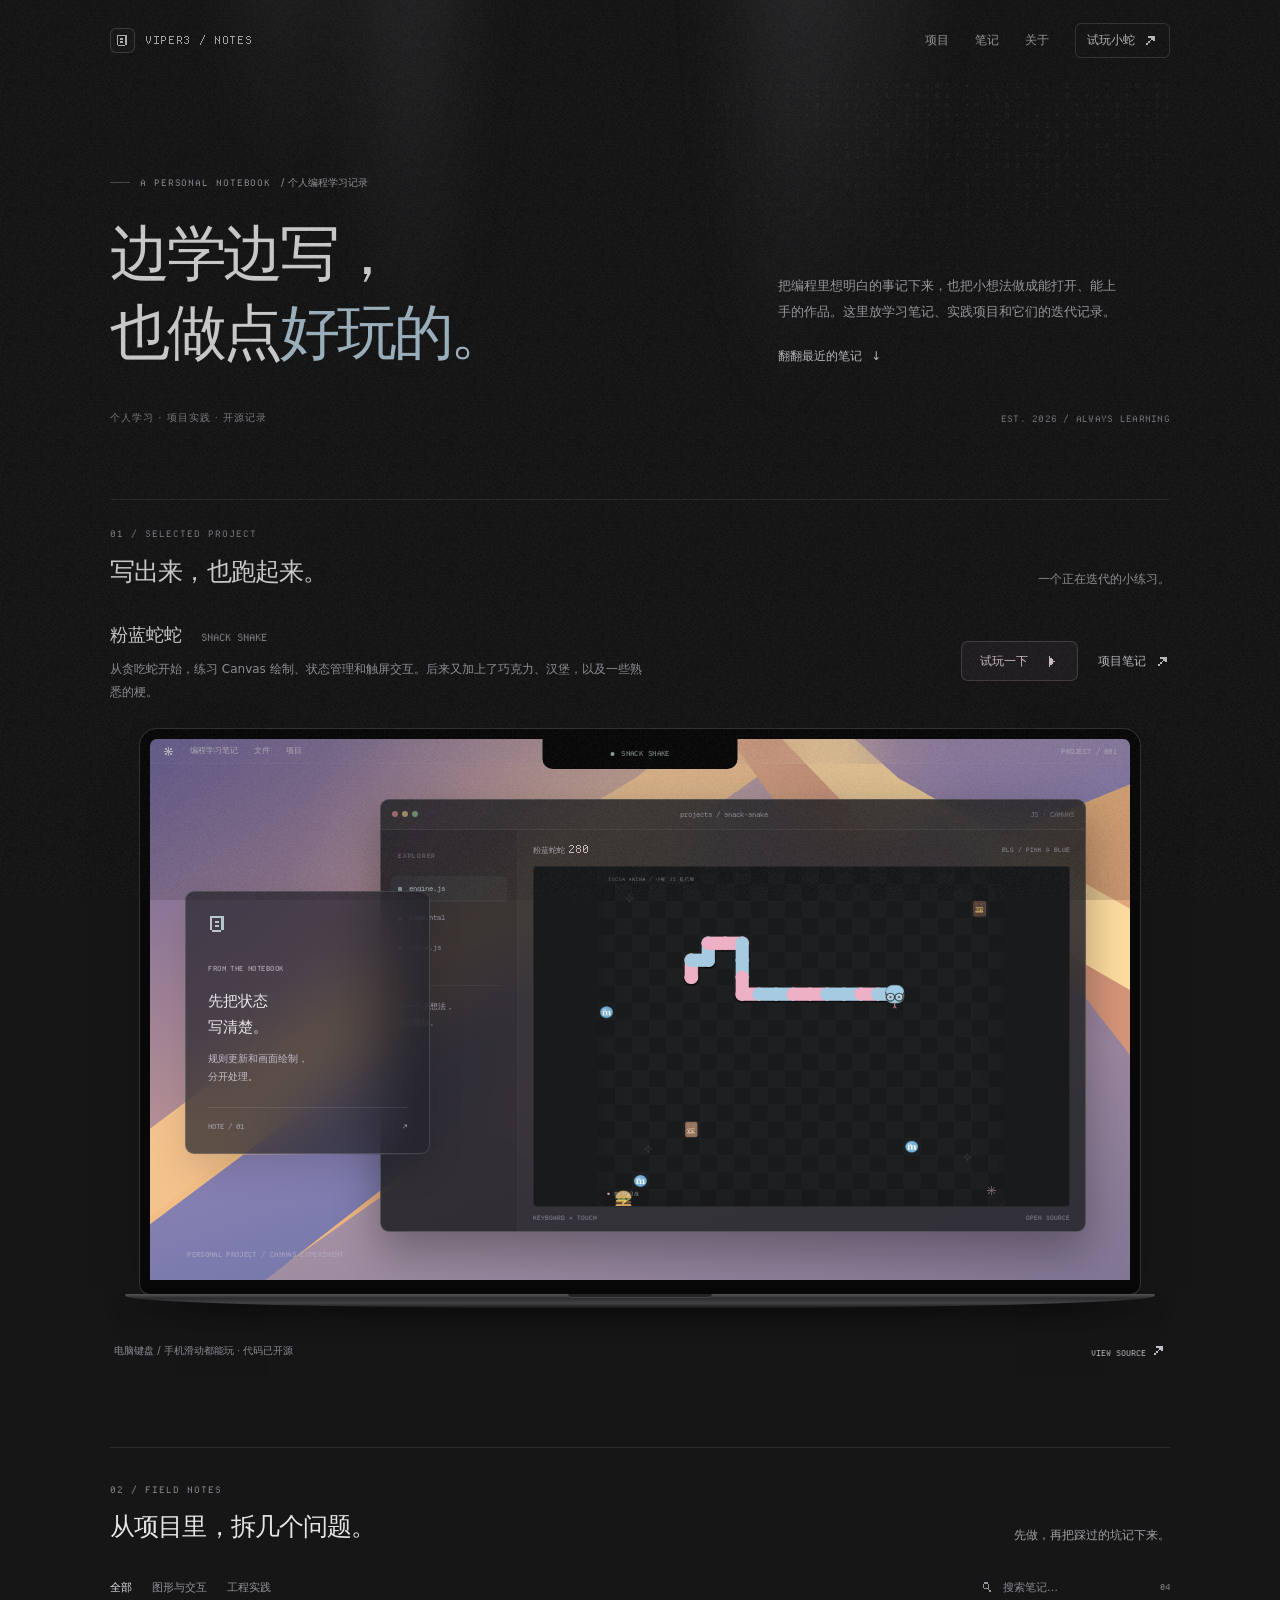
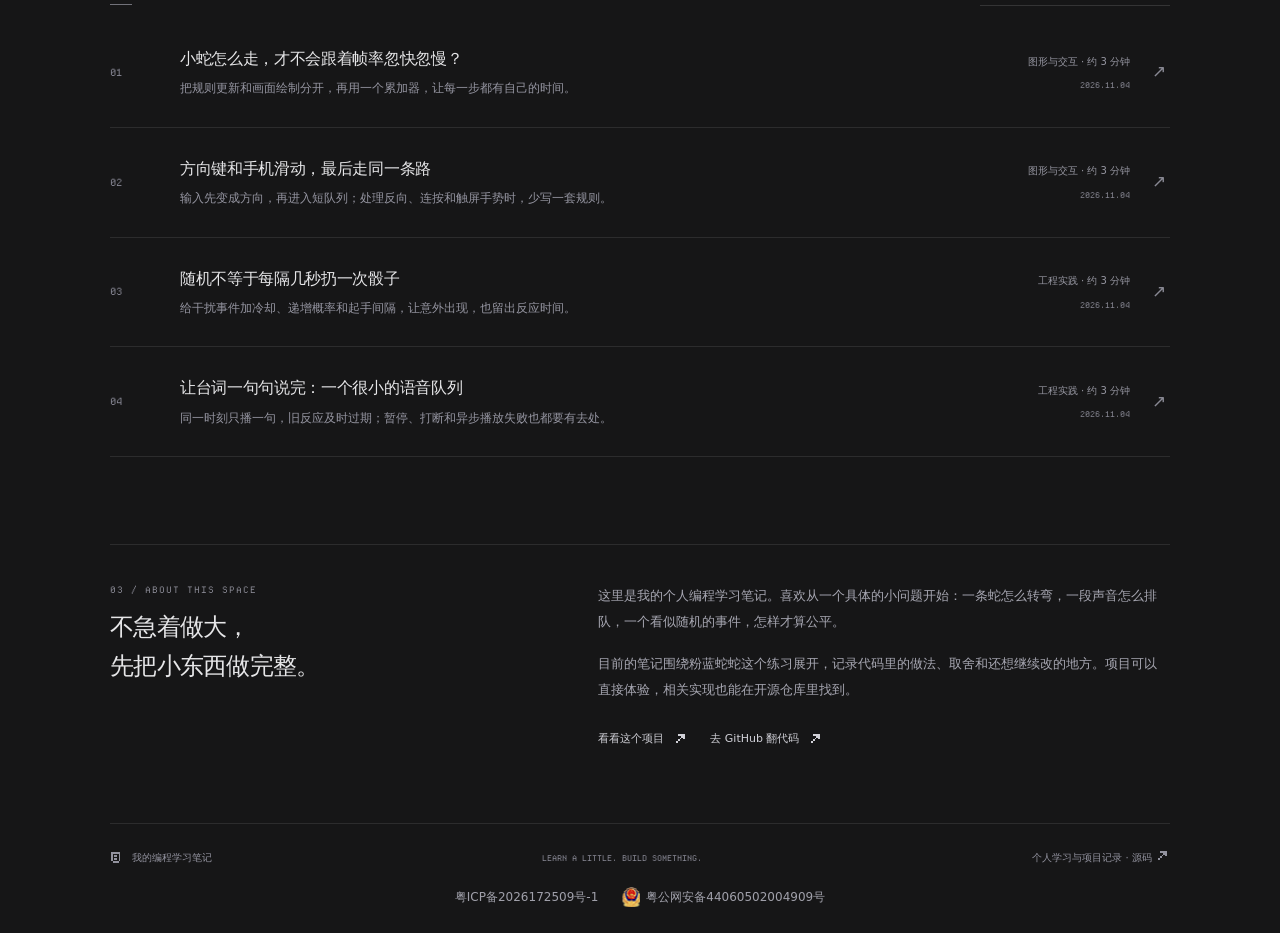
<file: notebook/index.html>
<!doctype html>
<html lang="zh-CN"><head>
<meta charset="utf-8"><meta name="viewport" content="width=device-width,initial-scale=1,viewport-fit=cover">
<meta name="theme-color" content="#161617"><title>我的编程学习笔记</title>
<meta name="description" content="记录个人编程学习心得、技术笔记和项目实践。从 Canvas 小游戏开始，把交互、状态管理与工程里的取舍慢慢写清楚。"><link rel="canonical" href="https://viper3.icu/notebook/">
<meta property="og:type" content="website"><meta property="og:locale" content="zh_CN"><meta property="og:site_name" content="我的编程学习笔记">
<meta property="og:title" content="我的编程学习笔记"><meta property="og:description" content="记录个人编程学习心得、技术笔记和项目实践。从 Canvas 小游戏开始，把交互、状态管理与工程里的取舍慢慢写清楚。"><meta property="og:url" content="https://viper3.icu/notebook/">
<link rel="icon" href="/favicon.svg" type="image/svg+xml"><link rel="preload" href="/site-assets/DepartureMono-Regular.woff2" as="font" type="font/woff2" crossorigin>
<link rel="stylesheet" href="/site-assets/site.css?v=e69271c1bd"><script src="/site-assets/site.js?v=e69271c1bd" defer></script>
<script type="application/ld+json">{"@context": "https://schema.org", "@type": "WebSite", "name": "我的编程学习笔记", "url": "https://viper3.icu/notebook/", "inLanguage": "zh-CN", "description": "记录个人编程学习心得、技术笔记和项目实践。从 Canvas 小游戏开始，把交互、状态管理与工程里的取舍慢慢写清楚。"}</script>
</head><body>
<a class="skip-link" href="#main">跳到正文</a><div class="atmosphere" aria-hidden="true"></div><div class="page-grain" aria-hidden="true"></div>
<header class="top-nav"><div class="nav-inner container"><a class="brand" href="/notebook/" aria-label="我的编程学习笔记首页"><span class="brand-symbol"><svg class="pixel-icon" viewBox="0 0 9 9" aria-hidden="true"><rect x="1" y="1" width="1" height="1"/><rect x="2" y="1" width="1" height="1"/><rect x="3" y="1" width="1" height="1"/><rect x="4" y="1" width="1" height="1"/><rect x="5" y="1" width="1" height="1"/><rect x="6" y="1" width="1" height="1"/><rect x="1" y="2" width="1" height="1"/><rect x="6" y="2" width="1" height="1"/><rect x="1" y="3" width="1" height="1"/><rect x="3" y="3" width="1" height="1"/><rect x="4" y="3" width="1" height="1"/><rect x="6" y="3" width="1" height="1"/><rect x="1" y="4" width="1" height="1"/><rect x="6" y="4" width="1" height="1"/><rect x="1" y="5" width="1" height="1"/><rect x="3" y="5" width="1" height="1"/><rect x="4" y="5" width="1" height="1"/><rect x="6" y="5" width="1" height="1"/><rect x="1" y="6" width="1" height="1"/><rect x="6" y="6" width="1" height="1"/><rect x="2" y="7" width="1" height="1"/><rect x="3" y="7" width="1" height="1"/><rect x="4" y="7" width="1" height="1"/><rect x="5" y="7" width="1" height="1"/></svg></span>VIPER3 / NOTES</a><nav class="nav-links" aria-label="主导航"><a href="/notebook/#projects">项目</a><a class="nav-notes" href="/notebook/#notes">笔记</a><a class="nav-about" href="/notebook/#about">关于</a><a class="nav-play" href="/play/">试玩小蛇 <svg class="pixel-icon" viewBox="0 0 9 9" aria-hidden="true"><rect x="3" y="2" width="1" height="1"/><rect x="4" y="2" width="1" height="1"/><rect x="5" y="2" width="1" height="1"/><rect x="6" y="2" width="1" height="1"/><rect x="5" y="3" width="1" height="1"/><rect x="6" y="3" width="1" height="1"/><rect x="4" y="4" width="1" height="1"/><rect x="6" y="4" width="1" height="1"/><rect x="3" y="5" width="1" height="1"/><rect x="2" y="6" width="1" height="1"/></svg></a></nav></div></header>
<main id="main"><section class="hero container" aria-labelledby="homeTitle"><canvas class="hero-canvas" data-glyph-field aria-hidden="true"></canvas><div class="eyebrow">A PERSONAL NOTEBOOK <span class="eyebrow-zh">/ 个人编程学习记录</span></div><div class="hero-heading-row"><h1 id="homeTitle">边学边写，<br>也做点<span>好玩的。</span></h1><div class="hero-intro"><p>把编程里想明白的事记下来，也把小想法做成能打开、能上手的作品。这里放学习笔记、实践项目和它们的迭代记录。</p><a class="text-link" href="#notes">翻翻最近的笔记 <span aria-hidden="true">↓</span></a></div></div><div class="hero-bottom"><span class="location">个人学习 · 项目实践 · 开源记录</span><span>EST. 2026 / ALWAYS LEARNING</span></div></section>
<section class="project-section container" id="projects" aria-labelledby="projectsTitle"><div class="section-head"><div><p class="section-label">01 / SELECTED PROJECT</p><h2 id="projectsTitle">写出来，也跑起来。</h2></div><p class="section-caption">一个正在迭代的小练习。</p></div><div class="project-intro"><div><h3>粉蓝蛇蛇 <span>SNACK SNAKE</span></h3><p>从贪吃蛇开始，练习 Canvas 绘制、状态管理和触屏交互。后来又加上了巧克力、汉堡，以及一些熟悉的梗。</p></div><div class="project-actions"><a class="button primary" href="/play/">试玩一下 <svg class="pixel-icon" viewBox="0 0 9 9" aria-hidden="true"><rect x="2" y="1" width="1" height="1"/><rect x="2" y="2" width="1" height="1"/><rect x="3" y="2" width="1" height="1"/><rect x="2" y="3" width="1" height="1"/><rect x="3" y="3" width="1" height="1"/><rect x="4" y="3" width="1" height="1"/><rect x="2" y="4" width="1" height="1"/><rect x="3" y="4" width="1" height="1"/><rect x="4" y="4" width="1" height="1"/><rect x="5" y="4" width="1" height="1"/><rect x="2" y="5" width="1" height="1"/><rect x="3" y="5" width="1" height="1"/><rect x="4" y="5" width="1" height="1"/><rect x="2" y="6" width="1" height="1"/><rect x="3" y="6" width="1" height="1"/><rect x="2" y="7" width="1" height="1"/></svg></a><a class="text-link" href="/projects/snack-snake/">项目笔记 <svg class="pixel-icon" viewBox="0 0 9 9" aria-hidden="true"><rect x="3" y="2" width="1" height="1"/><rect x="4" y="2" width="1" height="1"/><rect x="5" y="2" width="1" height="1"/><rect x="6" y="2" width="1" height="1"/><rect x="5" y="3" width="1" height="1"/><rect x="6" y="3" width="1" height="1"/><rect x="4" y="4" width="1" height="1"/><rect x="6" y="4" width="1" height="1"/><rect x="3" y="5" width="1" height="1"/><rect x="2" y="6" width="1" height="1"/></svg></a></div></div><div class="mac-device"><div class="mac-screen"><div class="mac-menubar" aria-hidden="true"><svg class="pixel-icon" viewBox="0 0 9 9" aria-hidden="true"><rect x="4" y="1" width="1" height="1"/><rect x="2" y="2" width="1" height="1"/><rect x="4" y="2" width="1" height="1"/><rect x="6" y="2" width="1" height="1"/><rect x="3" y="3" width="1" height="1"/><rect x="4" y="3" width="1" height="1"/><rect x="5" y="3" width="1" height="1"/><rect x="1" y="4" width="1" height="1"/><rect x="2" y="4" width="1" height="1"/><rect x="3" y="4" width="1" height="1"/><rect x="4" y="4" width="1" height="1"/><rect x="5" y="4" width="1" height="1"/><rect x="6" y="4" width="1" height="1"/><rect x="7" y="4" width="1" height="1"/><rect x="3" y="5" width="1" height="1"/><rect x="4" y="5" width="1" height="1"/><rect x="5" y="5" width="1" height="1"/><rect x="2" y="6" width="1" height="1"/><rect x="4" y="6" width="1" height="1"/><rect x="6" y="6" width="1" height="1"/><rect x="4" y="7" width="1" height="1"/></svg><span>编程学习笔记</span><span class="menu-extra">文件</span><span class="menu-extra">项目</span><span class="mac-clock">PROJECT / 001</span></div><div class="mac-notch" aria-hidden="true"><i></i>SNACK SNAKE</div>
<a class="desktop-note" href="/notes/game-loop/"><svg class="pixel-icon" viewBox="0 0 9 9" aria-hidden="true"><rect x="1" y="1" width="1" height="1"/><rect x="2" y="1" width="1" height="1"/><rect x="3" y="1" width="1" height="1"/><rect x="4" y="1" width="1" height="1"/><rect x="5" y="1" width="1" height="1"/><rect x="6" y="1" width="1" height="1"/><rect x="1" y="2" width="1" height="1"/><rect x="6" y="2" width="1" height="1"/><rect x="1" y="3" width="1" height="1"/><rect x="3" y="3" width="1" height="1"/><rect x="4" y="3" width="1" height="1"/><rect x="6" y="3" width="1" height="1"/><rect x="1" y="4" width="1" height="1"/><rect x="6" y="4" width="1" height="1"/><rect x="1" y="5" width="1" height="1"/><rect x="3" y="5" width="1" height="1"/><rect x="4" y="5" width="1" height="1"/><rect x="6" y="5" width="1" height="1"/><rect x="1" y="6" width="1" height="1"/><rect x="6" y="6" width="1" height="1"/><rect x="2" y="7" width="1" height="1"/><rect x="3" y="7" width="1" height="1"/><rect x="4" y="7" width="1" height="1"/><rect x="5" y="7" width="1" height="1"/></svg><div><span class="note-label">FROM THE NOTEBOOK</span><strong>先把状态<br>写清楚。</strong><p>规则更新和画面绘制，<br>分开处理。</p><span class="note-bottom">NOTE / 01 <span>↗</span></span></div></a>
<div class="project-window"><div class="window-bar"><span class="traffic-lights" aria-hidden="true"><i></i><i></i><i></i></span><span>projects / snack-snake</span><span class="window-tools">JS · CANVAS</span></div><div class="window-layout"><div class="window-sidebar" aria-hidden="true"><div class="sidebar-title">EXPLORER</div><div class="file-row active"><i></i>engine.js</div><div class="file-row"><i></i>page.html</div><div class="file-row"><i></i>voice.js</div><div class="sidebar-foot">从一个小想法，<br>写到能玩。</div></div><div class="window-body"><div class="preview-score"><span>粉蓝蛇蛇 <strong>280</strong></span><span class="mono">BLG / PINK &amp; BLUE</span></div><a class="preview-link" href="/play/" aria-label="打开粉蓝蛇蛇，电脑和手机均可游玩"><img src="/site-assets/gameplay.webp" width="1396" height="1164" fetchpriority="high" alt="实际游玩中的粉蓝小蛇，戴着圆框眼镜，棋盘上有 M 豆、黑巧和汉堡"><span class="preview-hint"><span>打开试玩 ↗</span></span></a><div class="window-status"><span>KEYBOARD + TOUCH</span><span>OPEN SOURCE</span></div></div></div></div><span class="desktop-caption" aria-hidden="true">PERSONAL PROJECT / CANVAS EXPERIMENT</span></div><div class="mac-lip" aria-hidden="true"></div></div><div class="project-foot"><span>电脑键盘 / 手机滑动都能玩 · 代码已开源</span><span class="mono"><a class="footer-source" href="https://github.com/Cass-ette/snack-snake" target="_blank" rel="noopener noreferrer">VIEW SOURCE <svg class="pixel-icon" viewBox="0 0 9 9" aria-hidden="true"><rect x="3" y="2" width="1" height="1"/><rect x="4" y="2" width="1" height="1"/><rect x="5" y="2" width="1" height="1"/><rect x="6" y="2" width="1" height="1"/><rect x="5" y="3" width="1" height="1"/><rect x="6" y="3" width="1" height="1"/><rect x="4" y="4" width="1" height="1"/><rect x="6" y="4" width="1" height="1"/><rect x="3" y="5" width="1" height="1"/><rect x="2" y="6" width="1" height="1"/></svg></a></span></div></section>
<section class="notes-section container" id="notes" aria-labelledby="notesTitle"><div class="section-head"><div><p class="section-label">02 / FIELD NOTES</p><h2 id="notesTitle">从项目里，拆几个问题。</h2></div><p class="section-caption">先做，再把踩过的坑记下来。</p></div><div class="note-tools"><div class="note-filters" role="group" aria-label="按笔记分类筛选"><button class="filter-button" type="button" data-filter="全部" aria-pressed="true">全部</button><button class="filter-button" type="button" data-filter="图形与交互" aria-pressed="false">图形与交互</button><button class="filter-button" type="button" data-filter="工程实践" aria-pressed="false">工程实践</button></div><label class="note-search" for="noteSearch"><svg class="pixel-icon" viewBox="0 0 9 9" aria-hidden="true"><rect x="3" y="1" width="1" height="1"/><rect x="4" y="1" width="1" height="1"/><rect x="5" y="1" width="1" height="1"/><rect x="2" y="2" width="1" height="1"/><rect x="6" y="2" width="1" height="1"/><rect x="2" y="3" width="1" height="1"/><rect x="6" y="3" width="1" height="1"/><rect x="2" y="4" width="1" height="1"/><rect x="6" y="4" width="1" height="1"/><rect x="3" y="5" width="1" height="1"/><rect x="4" y="5" width="1" height="1"/><rect x="5" y="5" width="1" height="1"/><rect x="6" y="5" width="1" height="1"/><rect x="6" y="6" width="1" height="1"/><rect x="7" y="7" width="1" height="1"/></svg><input id="noteSearch" type="search" placeholder="搜索笔记…" aria-label="搜索学习笔记"><span class="notes-count" id="notesCount" aria-live="polite">04</span></label></div><div id="noteList"><a class="note-row" href="/notes/game-loop/" data-category="图形与交互" data-search="小蛇怎么走，才不会跟着帧率忽快忽慢？ 把规则更新和画面绘制分开，再用一个累加器，让每一步都有自己的时间。 图形与交互 CANVAS / GAME LOOP"><span class="note-number">01</span><div class="note-main"><h3>小蛇怎么走，才不会跟着帧率忽快忽慢？</h3><p>把规则更新和画面绘制分开，再用一个累加器，让每一步都有自己的时间。</p></div><div class="note-meta"><span>图形与交互 · 约 3 分钟</span><span class="mono">2026.11.04</span></div><span class="note-arrow" aria-hidden="true">↗</span></a><a class="note-row" href="/notes/input-buffer/" data-category="图形与交互" data-search="方向键和手机滑动，最后走同一条路 输入先变成方向，再进入短队列；处理反向、连按和触屏手势时，少写一套规则。 图形与交互 INPUT / TOUCH"><span class="note-number">02</span><div class="note-main"><h3>方向键和手机滑动，最后走同一条路</h3><p>输入先变成方向，再进入短队列；处理反向、连按和触屏手势时，少写一套规则。</p></div><div class="note-meta"><span>图形与交互 · 约 3 分钟</span><span class="mono">2026.11.04</span></div><span class="note-arrow" aria-hidden="true">↗</span></a><a class="note-row" href="/notes/fair-random/" data-category="工程实践" data-search="随机不等于每隔几秒扔一次骰子 给干扰事件加冷却、递增概率和起手间隔，让意外出现，也留出反应时间。 工程实践 STATE / RANDOMNESS"><span class="note-number">03</span><div class="note-main"><h3>随机不等于每隔几秒扔一次骰子</h3><p>给干扰事件加冷却、递增概率和起手间隔，让意外出现，也留出反应时间。</p></div><div class="note-meta"><span>工程实践 · 约 3 分钟</span><span class="mono">2026.11.04</span></div><span class="note-arrow" aria-hidden="true">↗</span></a><a class="note-row" href="/notes/voice-queue/" data-category="工程实践" data-search="让台词一句句说完：一个很小的语音队列 同一时刻只播一句，旧反应及时过期；暂停、打断和异步播放失败也都要有去处。 工程实践 AUDIO / EVENT QUEUE"><span class="note-number">04</span><div class="note-main"><h3>让台词一句句说完：一个很小的语音队列</h3><p>同一时刻只播一句，旧反应及时过期；暂停、打断和异步播放失败也都要有去处。</p></div><div class="note-meta"><span>工程实践 · 约 3 分钟</span><span class="mono">2026.11.04</span></div><span class="note-arrow" aria-hidden="true">↗</span></a></div><p class="empty-notes" id="emptyNotes" hidden>暂时没有找到这篇，换个关键词试试。</p><noscript><p class="section-caption">所有笔记已列在上方；开启 JavaScript 后可以搜索与筛选。</p></noscript></section>
<section class="about-section container" id="about" aria-labelledby="aboutTitle"><div><p class="section-label">03 / ABOUT THIS SPACE</p><h2 id="aboutTitle">不急着做大，<br>先把小东西做完整。</h2></div><div class="about-copy"><p>这里是我的个人编程学习笔记。喜欢从一个具体的小问题开始：一条蛇怎么转弯，一段声音怎么排队，一个看似随机的事件，怎样才算公平。</p><p>目前的笔记围绕粉蓝蛇蛇这个练习展开，记录代码里的做法、取舍和还想继续改的地方。项目可以直接体验，相关实现也能在开源仓库里找到。</p><div class="about-links"><a class="text-link" href="/projects/snack-snake/">看看这个项目 <svg class="pixel-icon" viewBox="0 0 9 9" aria-hidden="true"><rect x="3" y="2" width="1" height="1"/><rect x="4" y="2" width="1" height="1"/><rect x="5" y="2" width="1" height="1"/><rect x="6" y="2" width="1" height="1"/><rect x="5" y="3" width="1" height="1"/><rect x="6" y="3" width="1" height="1"/><rect x="4" y="4" width="1" height="1"/><rect x="6" y="4" width="1" height="1"/><rect x="3" y="5" width="1" height="1"/><rect x="2" y="6" width="1" height="1"/></svg></a><a class="text-link" href="https://github.com/Cass-ette/snack-snake" target="_blank" rel="noopener noreferrer">去 GitHub 翻代码 <svg class="pixel-icon" viewBox="0 0 9 9" aria-hidden="true"><rect x="3" y="2" width="1" height="1"/><rect x="4" y="2" width="1" height="1"/><rect x="5" y="2" width="1" height="1"/><rect x="6" y="2" width="1" height="1"/><rect x="5" y="3" width="1" height="1"/><rect x="6" y="3" width="1" height="1"/><rect x="4" y="4" width="1" height="1"/><rect x="6" y="4" width="1" height="1"/><rect x="3" y="5" width="1" height="1"/><rect x="2" y="6" width="1" height="1"/></svg></a></div></div></section></main>
<footer class="site-footer container"><div class="footer-top"><span class="footer-brand"><svg class="pixel-icon" viewBox="0 0 9 9" aria-hidden="true"><rect x="1" y="1" width="1" height="1"/><rect x="2" y="1" width="1" height="1"/><rect x="3" y="1" width="1" height="1"/><rect x="4" y="1" width="1" height="1"/><rect x="5" y="1" width="1" height="1"/><rect x="6" y="1" width="1" height="1"/><rect x="1" y="2" width="1" height="1"/><rect x="6" y="2" width="1" height="1"/><rect x="1" y="3" width="1" height="1"/><rect x="3" y="3" width="1" height="1"/><rect x="4" y="3" width="1" height="1"/><rect x="6" y="3" width="1" height="1"/><rect x="1" y="4" width="1" height="1"/><rect x="6" y="4" width="1" height="1"/><rect x="1" y="5" width="1" height="1"/><rect x="3" y="5" width="1" height="1"/><rect x="4" y="5" width="1" height="1"/><rect x="6" y="5" width="1" height="1"/><rect x="1" y="6" width="1" height="1"/><rect x="6" y="6" width="1" height="1"/><rect x="2" y="7" width="1" height="1"/><rect x="3" y="7" width="1" height="1"/><rect x="4" y="7" width="1" height="1"/><rect x="5" y="7" width="1" height="1"/></svg>我的编程学习笔记</span><span class="mono">LEARN A LITTLE. BUILD SOMETHING.</span><span>个人学习与项目记录 · <a class="footer-source" href="https://github.com/Cass-ette/snack-snake" target="_blank" rel="noopener noreferrer">源码 <svg class="pixel-icon" viewBox="0 0 9 9" aria-hidden="true"><rect x="3" y="2" width="1" height="1"/><rect x="4" y="2" width="1" height="1"/><rect x="5" y="2" width="1" height="1"/><rect x="6" y="2" width="1" height="1"/><rect x="5" y="3" width="1" height="1"/><rect x="6" y="3" width="1" height="1"/><rect x="4" y="4" width="1" height="1"/><rect x="6" y="4" width="1" height="1"/><rect x="3" y="5" width="1" height="1"/><rect x="2" y="6" width="1" height="1"/></svg></a></span></div><div class="registration-links"><a class="icp-record" href="https://beian.miit.gov.cn/" target="_blank" rel="noopener noreferrer">粤ICP备2026172509号-1</a><a class="police-record" href="https://beian.mps.gov.cn/#/query/webSearch?code=44060502004909" target="_blank" rel="noopener noreferrer"><img src="/site-assets/public-security.png" width="18" height="20" alt="" loading="lazy" decoding="async"><span>粤公网安备44060502004909号</span></a></div></footer>
</body></html>
</file>
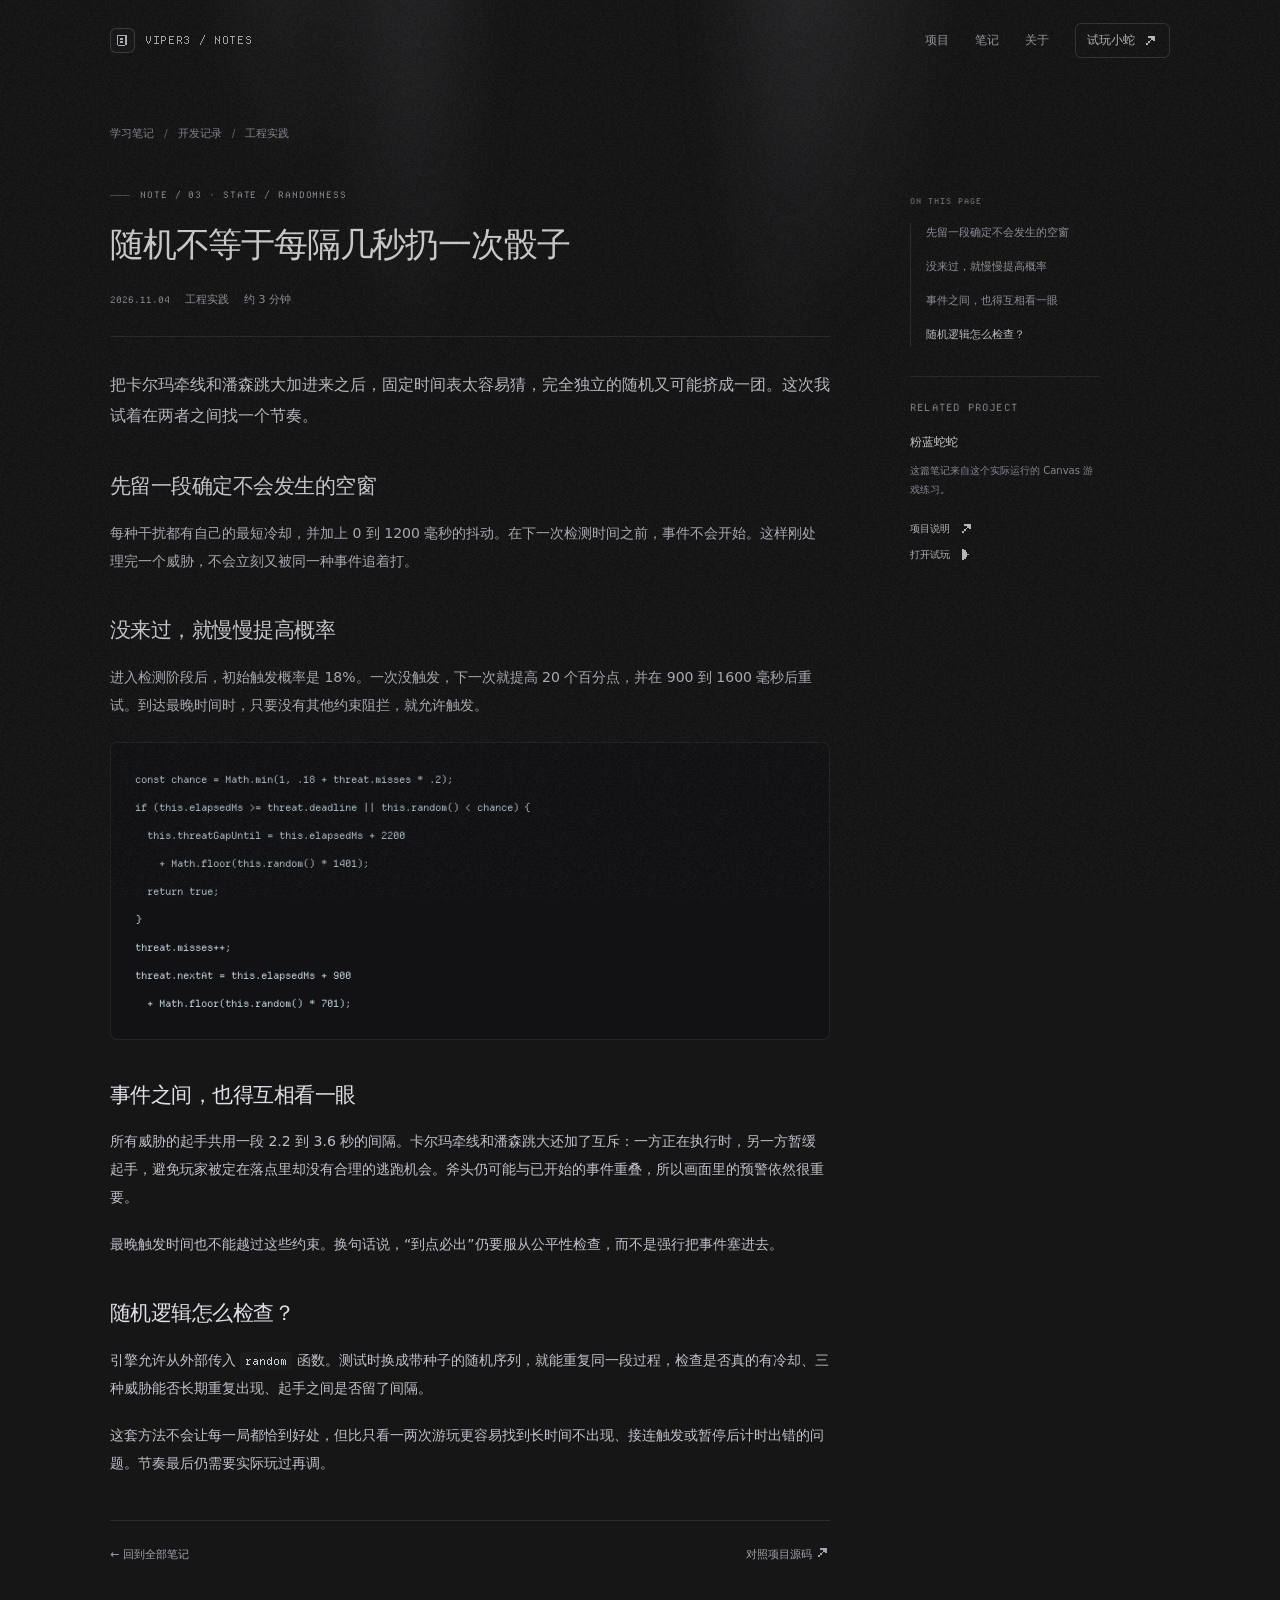
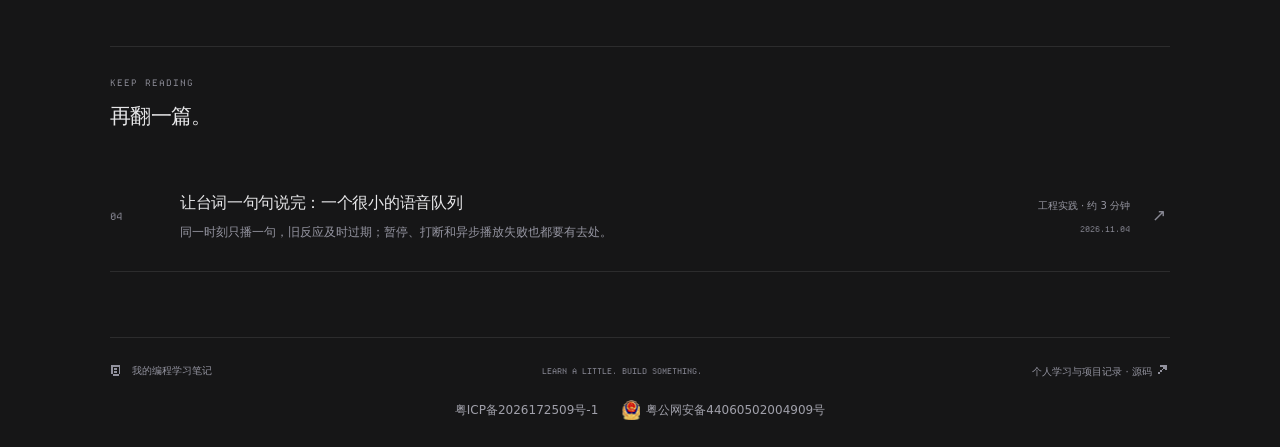
<file: notes/fair-random/index.html>
<!doctype html>
<html lang="zh-CN"><head>
<meta charset="utf-8"><meta name="viewport" content="width=device-width,initial-scale=1,viewport-fit=cover">
<meta name="theme-color" content="#161617"><title>随机不等于每隔几秒扔一次骰子 · 我的编程学习笔记</title>
<meta name="description" content="给干扰事件加冷却、递增概率和起手间隔，让意外出现，也留出反应时间。"><link rel="canonical" href="https://viper3.icu/notes/fair-random/">
<meta property="og:type" content="article"><meta property="og:locale" content="zh_CN"><meta property="og:site_name" content="我的编程学习笔记">
<meta property="og:title" content="随机不等于每隔几秒扔一次骰子 · 我的编程学习笔记"><meta property="og:description" content="给干扰事件加冷却、递增概率和起手间隔，让意外出现，也留出反应时间。"><meta property="og:url" content="https://viper3.icu/notes/fair-random/">
<link rel="icon" href="/favicon.svg" type="image/svg+xml"><link rel="preload" href="/site-assets/DepartureMono-Regular.woff2" as="font" type="font/woff2" crossorigin>
<link rel="stylesheet" href="/site-assets/site.css?v=e69271c1bd"><script src="/site-assets/site.js?v=e69271c1bd" defer></script>
<script type="application/ld+json">{"@context": "https://schema.org", "@type": "BlogPosting", "name": "随机不等于每隔几秒扔一次骰子", "url": "https://viper3.icu/notes/fair-random/", "inLanguage": "zh-CN", "description": "给干扰事件加冷却、递增概率和起手间隔，让意外出现，也留出反应时间。", "headline": "随机不等于每隔几秒扔一次骰子", "datePublished": "2026-11-04", "dateModified": "2026-11-04", "isPartOf": {"@type": "WebSite", "name": "我的编程学习笔记", "url": "https://viper3.icu/notebook/"}}</script>
</head><body>
<a class="skip-link" href="#main">跳到正文</a><div class="atmosphere" aria-hidden="true"></div><div class="page-grain" aria-hidden="true"></div>
<header class="top-nav"><div class="nav-inner container"><a class="brand" href="/notebook/" aria-label="我的编程学习笔记首页"><span class="brand-symbol"><svg class="pixel-icon" viewBox="0 0 9 9" aria-hidden="true"><rect x="1" y="1" width="1" height="1"/><rect x="2" y="1" width="1" height="1"/><rect x="3" y="1" width="1" height="1"/><rect x="4" y="1" width="1" height="1"/><rect x="5" y="1" width="1" height="1"/><rect x="6" y="1" width="1" height="1"/><rect x="1" y="2" width="1" height="1"/><rect x="6" y="2" width="1" height="1"/><rect x="1" y="3" width="1" height="1"/><rect x="3" y="3" width="1" height="1"/><rect x="4" y="3" width="1" height="1"/><rect x="6" y="3" width="1" height="1"/><rect x="1" y="4" width="1" height="1"/><rect x="6" y="4" width="1" height="1"/><rect x="1" y="5" width="1" height="1"/><rect x="3" y="5" width="1" height="1"/><rect x="4" y="5" width="1" height="1"/><rect x="6" y="5" width="1" height="1"/><rect x="1" y="6" width="1" height="1"/><rect x="6" y="6" width="1" height="1"/><rect x="2" y="7" width="1" height="1"/><rect x="3" y="7" width="1" height="1"/><rect x="4" y="7" width="1" height="1"/><rect x="5" y="7" width="1" height="1"/></svg></span>VIPER3 / NOTES</a><nav class="nav-links" aria-label="主导航"><a href="/notebook/#projects">项目</a><a class="nav-notes" href="/notebook/#notes">笔记</a><a class="nav-about" href="/notebook/#about">关于</a><a class="nav-play" href="/play/">试玩小蛇 <svg class="pixel-icon" viewBox="0 0 9 9" aria-hidden="true"><rect x="3" y="2" width="1" height="1"/><rect x="4" y="2" width="1" height="1"/><rect x="5" y="2" width="1" height="1"/><rect x="6" y="2" width="1" height="1"/><rect x="5" y="3" width="1" height="1"/><rect x="6" y="3" width="1" height="1"/><rect x="4" y="4" width="1" height="1"/><rect x="6" y="4" width="1" height="1"/><rect x="3" y="5" width="1" height="1"/><rect x="2" y="6" width="1" height="1"/></svg></a></nav></div></header>
<main class="container" id="main"><div class="page-breadcrumb"><a href="/notebook/">学习笔记</a><span aria-hidden="true">/</span><a href="/notebook/#notes">开发记录</a><span aria-hidden="true">/</span><span>工程实践</span></div><div class="article-layout"><article><header class="article-header"><div class="eyebrow">NOTE / 03 · STATE / RANDOMNESS</div><h1>随机不等于每隔几秒扔一次骰子</h1><div class="article-meta"><time datetime="2026-11-04">2026.11.04</time><span>工程实践</span><span>约 3 分钟</span></div></header><div class="article-body">
<p class="article-lead">把卡尔玛牵线和潘森跳大加进来之后，固定时间表太容易猜，完全独立的随机又可能挤成一团。这次我试着在两者之间找一个节奏。</p>
<h2 id="cooldown">先留一段确定不会发生的空窗</h2>
<p>每种干扰都有自己的最短冷却，并加上 0 到 1200 毫秒的抖动。在下一次检测时间之前，事件不会开始。这样刚处理完一个威胁，不会立刻又被同一种事件追着打。</p>
<h2 id="chance">没来过，就慢慢提高概率</h2>
<p>进入检测阶段后，初始触发概率是 18%。一次没触发，下一次就提高 20 个百分点，并在 900 到 1600 毫秒后重试。到达最晚时间时，只要没有其他约束阻拦，就允许触发。</p>
<pre tabindex="0" aria-label="代码示例，可横向滚动"><code>const chance = Math.min(1, .18 + threat.misses * .2);
if (this.elapsedMs &gt;= threat.deadline || this.random() &lt; chance) {
  this.threatGapUntil = this.elapsedMs + 2200
    + Math.floor(this.random() * 1401);
  return true;
}
threat.misses++;
threat.nextAt = this.elapsedMs + 900
  + Math.floor(this.random() * 701);</code></pre>
<h2 id="constraints">事件之间，也得互相看一眼</h2>
<p>所有威胁的起手共用一段 2.2 到 3.6 秒的间隔。卡尔玛牵线和潘森跳大还加了互斥：一方正在执行时，另一方暂缓起手，避免玩家被定在落点里却没有合理的逃跑机会。斧头仍可能与已开始的事件重叠，所以画面里的预警依然很重要。</p>
<p>最晚触发时间也不能越过这些约束。换句话说，“到点必出”仍要服从公平性检查，而不是强行把事件塞进去。</p>
<h2 id="test">随机逻辑怎么检查？</h2>
<p>引擎允许从外部传入 <code>random</code> 函数。测试时换成带种子的随机序列，就能重复同一段过程，检查是否真的有冷却、三种威胁能否长期重复出现、起手之间是否留了间隔。</p>
<p>这套方法不会让每一局都恰到好处，但比只看一两次游玩更容易找到长时间不出现、接连触发或暂停后计时出错的问题。节奏最后仍需要实际玩过再调。</p>
</div><div class="article-end"><a href="/notebook/#notes">← 回到全部笔记</a><a class="footer-source" href="https://github.com/Cass-ette/snack-snake/blob/main/src/engine.js" target="_blank" rel="noopener noreferrer">对照项目源码 <svg class="pixel-icon" viewBox="0 0 9 9" aria-hidden="true"><rect x="3" y="2" width="1" height="1"/><rect x="4" y="2" width="1" height="1"/><rect x="5" y="2" width="1" height="1"/><rect x="6" y="2" width="1" height="1"/><rect x="5" y="3" width="1" height="1"/><rect x="6" y="3" width="1" height="1"/><rect x="4" y="4" width="1" height="1"/><rect x="6" y="4" width="1" height="1"/><rect x="3" y="5" width="1" height="1"/><rect x="2" y="6" width="1" height="1"/></svg></a></div></article><aside class="article-aside"><p class="aside-heading">ON THIS PAGE</p><nav class="article-toc" aria-label="文章目录"><a href="#cooldown">先留一段确定不会发生的空窗</a><a href="#chance">没来过，就慢慢提高概率</a><a href="#constraints">事件之间，也得互相看一眼</a><a href="#test">随机逻辑怎么检查？</a></nav><div class="aside-project"><p class="aside-heading">RELATED PROJECT</p><strong>粉蓝蛇蛇</strong><p>这篇笔记来自这个实际运行的 Canvas 游戏练习。</p><a class="text-link" href="/projects/snack-snake/">项目说明 <svg class="pixel-icon" viewBox="0 0 9 9" aria-hidden="true"><rect x="3" y="2" width="1" height="1"/><rect x="4" y="2" width="1" height="1"/><rect x="5" y="2" width="1" height="1"/><rect x="6" y="2" width="1" height="1"/><rect x="5" y="3" width="1" height="1"/><rect x="6" y="3" width="1" height="1"/><rect x="4" y="4" width="1" height="1"/><rect x="6" y="4" width="1" height="1"/><rect x="3" y="5" width="1" height="1"/><rect x="2" y="6" width="1" height="1"/></svg></a><br><a class="text-link" href="/play/">打开试玩 <svg class="pixel-icon" viewBox="0 0 9 9" aria-hidden="true"><rect x="2" y="1" width="1" height="1"/><rect x="2" y="2" width="1" height="1"/><rect x="3" y="2" width="1" height="1"/><rect x="2" y="3" width="1" height="1"/><rect x="3" y="3" width="1" height="1"/><rect x="4" y="3" width="1" height="1"/><rect x="2" y="4" width="1" height="1"/><rect x="3" y="4" width="1" height="1"/><rect x="4" y="4" width="1" height="1"/><rect x="5" y="4" width="1" height="1"/><rect x="2" y="5" width="1" height="1"/><rect x="3" y="5" width="1" height="1"/><rect x="4" y="5" width="1" height="1"/><rect x="2" y="6" width="1" height="1"/><rect x="3" y="6" width="1" height="1"/><rect x="2" y="7" width="1" height="1"/></svg></a></div></aside></div><section class="related-notes" aria-labelledby="relatedTitle"><div class="section-head"><div><p class="section-label">KEEP READING</p><h2 id="relatedTitle">再翻一篇。</h2></div></div><a class="note-row" href="/notes/voice-queue/" data-category="工程实践" data-search="让台词一句句说完：一个很小的语音队列 同一时刻只播一句，旧反应及时过期；暂停、打断和异步播放失败也都要有去处。 工程实践 AUDIO / EVENT QUEUE"><span class="note-number">04</span><div class="note-main"><h3>让台词一句句说完：一个很小的语音队列</h3><p>同一时刻只播一句，旧反应及时过期；暂停、打断和异步播放失败也都要有去处。</p></div><div class="note-meta"><span>工程实践 · 约 3 分钟</span><span class="mono">2026.11.04</span></div><span class="note-arrow" aria-hidden="true">↗</span></a></section></main>
<footer class="site-footer container"><div class="footer-top"><span class="footer-brand"><svg class="pixel-icon" viewBox="0 0 9 9" aria-hidden="true"><rect x="1" y="1" width="1" height="1"/><rect x="2" y="1" width="1" height="1"/><rect x="3" y="1" width="1" height="1"/><rect x="4" y="1" width="1" height="1"/><rect x="5" y="1" width="1" height="1"/><rect x="6" y="1" width="1" height="1"/><rect x="1" y="2" width="1" height="1"/><rect x="6" y="2" width="1" height="1"/><rect x="1" y="3" width="1" height="1"/><rect x="3" y="3" width="1" height="1"/><rect x="4" y="3" width="1" height="1"/><rect x="6" y="3" width="1" height="1"/><rect x="1" y="4" width="1" height="1"/><rect x="6" y="4" width="1" height="1"/><rect x="1" y="5" width="1" height="1"/><rect x="3" y="5" width="1" height="1"/><rect x="4" y="5" width="1" height="1"/><rect x="6" y="5" width="1" height="1"/><rect x="1" y="6" width="1" height="1"/><rect x="6" y="6" width="1" height="1"/><rect x="2" y="7" width="1" height="1"/><rect x="3" y="7" width="1" height="1"/><rect x="4" y="7" width="1" height="1"/><rect x="5" y="7" width="1" height="1"/></svg>我的编程学习笔记</span><span class="mono">LEARN A LITTLE. BUILD SOMETHING.</span><span>个人学习与项目记录 · <a class="footer-source" href="https://github.com/Cass-ette/snack-snake" target="_blank" rel="noopener noreferrer">源码 <svg class="pixel-icon" viewBox="0 0 9 9" aria-hidden="true"><rect x="3" y="2" width="1" height="1"/><rect x="4" y="2" width="1" height="1"/><rect x="5" y="2" width="1" height="1"/><rect x="6" y="2" width="1" height="1"/><rect x="5" y="3" width="1" height="1"/><rect x="6" y="3" width="1" height="1"/><rect x="4" y="4" width="1" height="1"/><rect x="6" y="4" width="1" height="1"/><rect x="3" y="5" width="1" height="1"/><rect x="2" y="6" width="1" height="1"/></svg></a></span></div><div class="registration-links"><a class="icp-record" href="https://beian.miit.gov.cn/" target="_blank" rel="noopener noreferrer">粤ICP备2026172509号-1</a><a class="police-record" href="https://beian.mps.gov.cn/#/query/webSearch?code=44060502004909" target="_blank" rel="noopener noreferrer"><img src="/site-assets/public-security.png" width="18" height="20" alt="" loading="lazy" decoding="async"><span>粤公网安备44060502004909号</span></a></div></footer>
</body></html>
</file>
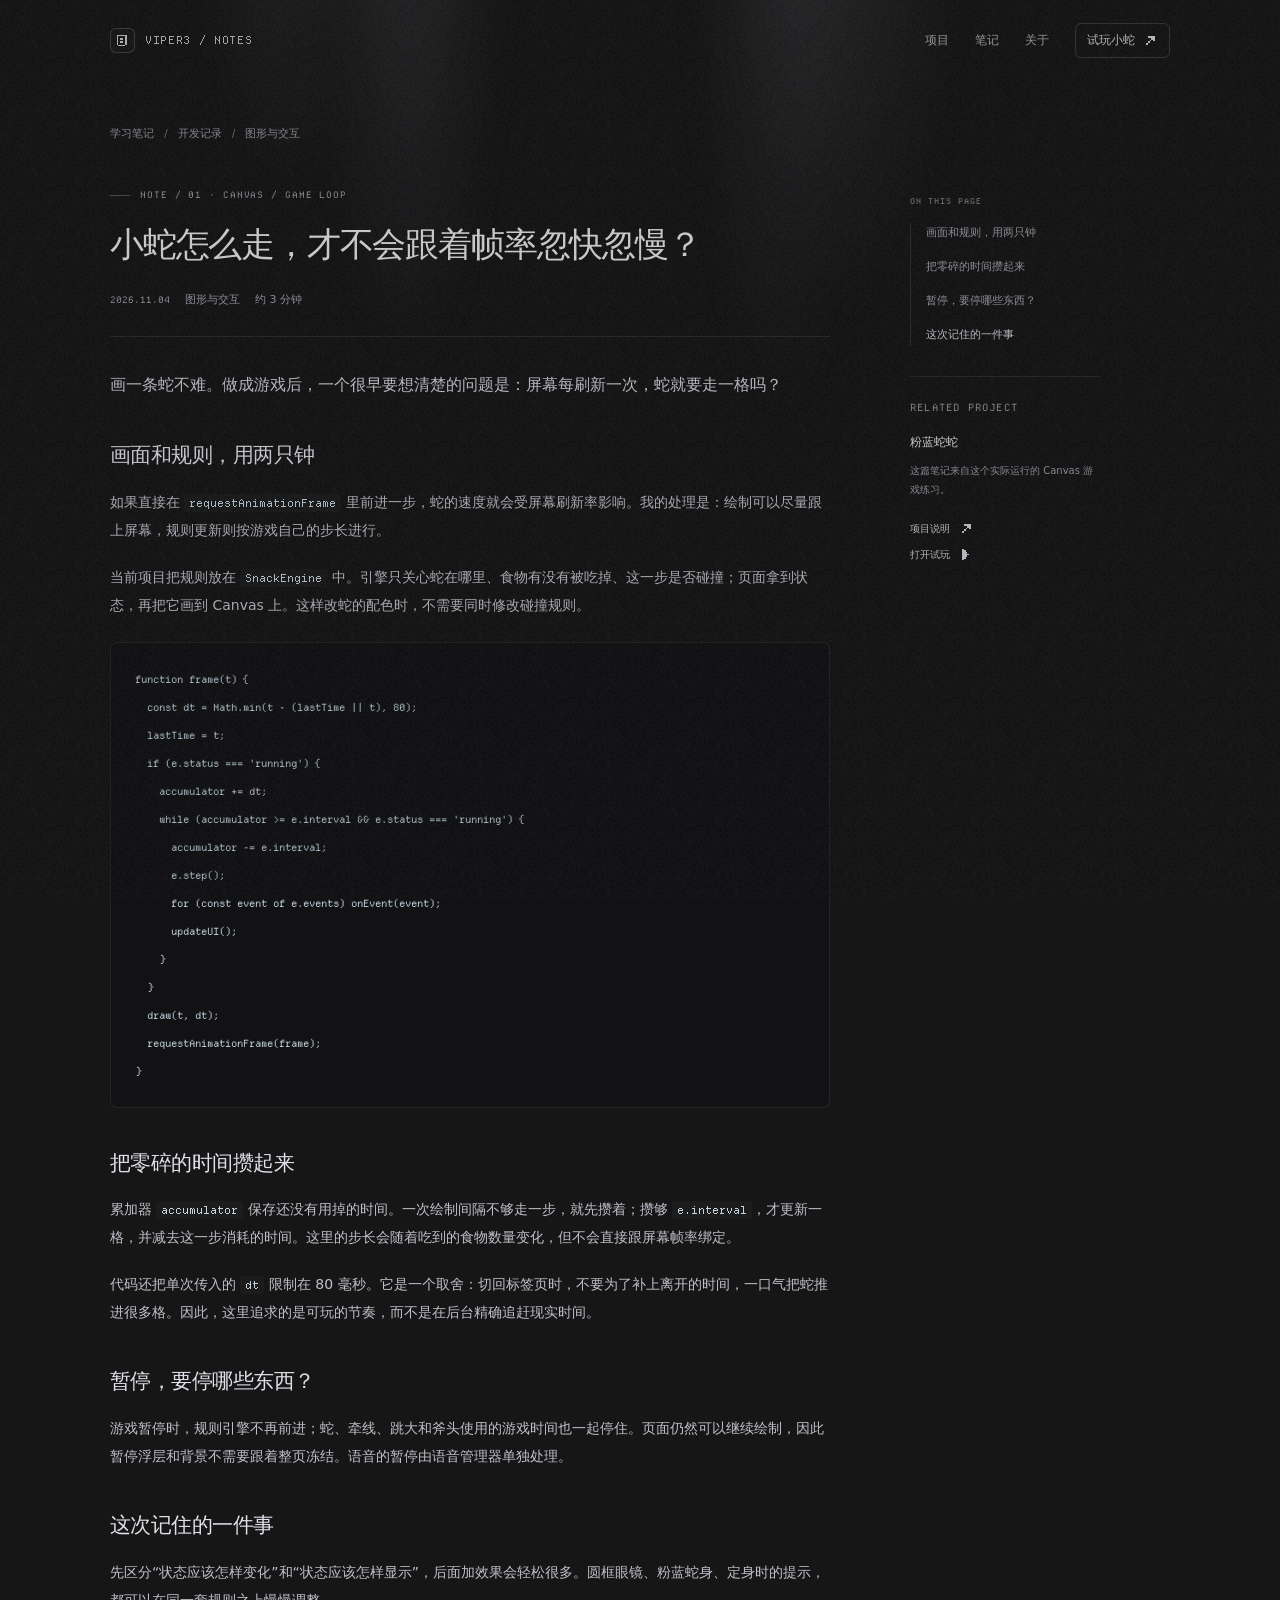
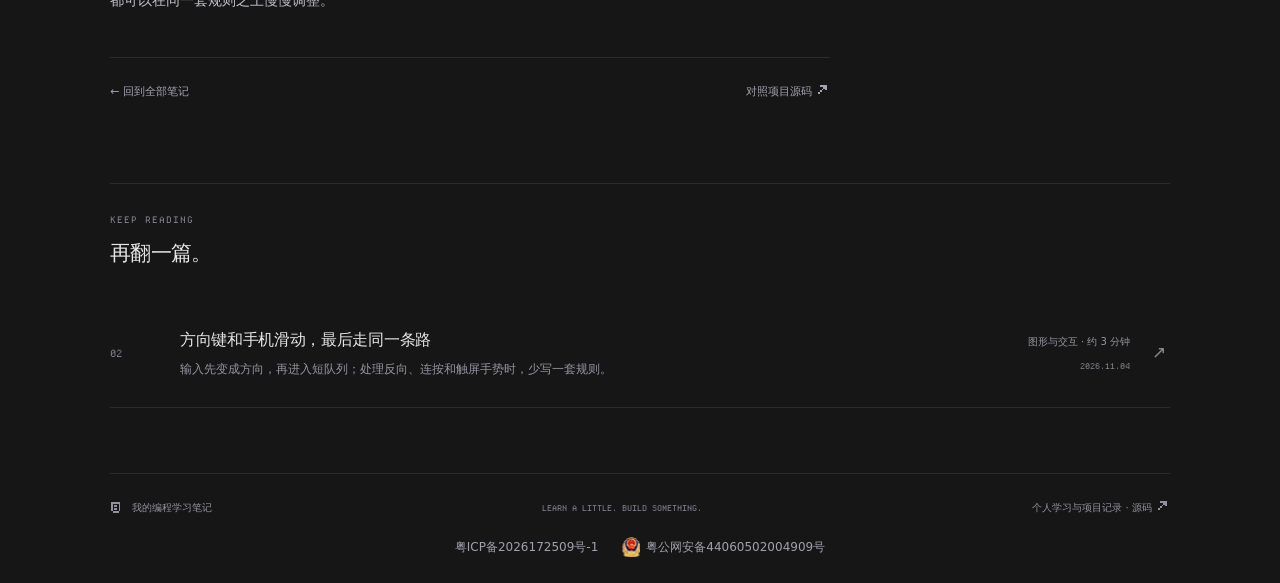
<file: notes/game-loop/index.html>
<!doctype html>
<html lang="zh-CN"><head>
<meta charset="utf-8"><meta name="viewport" content="width=device-width,initial-scale=1,viewport-fit=cover">
<meta name="theme-color" content="#161617"><title>小蛇怎么走，才不会跟着帧率忽快忽慢？ · 我的编程学习笔记</title>
<meta name="description" content="把规则更新和画面绘制分开，再用一个累加器，让每一步都有自己的时间。"><link rel="canonical" href="https://viper3.icu/notes/game-loop/">
<meta property="og:type" content="article"><meta property="og:locale" content="zh_CN"><meta property="og:site_name" content="我的编程学习笔记">
<meta property="og:title" content="小蛇怎么走，才不会跟着帧率忽快忽慢？ · 我的编程学习笔记"><meta property="og:description" content="把规则更新和画面绘制分开，再用一个累加器，让每一步都有自己的时间。"><meta property="og:url" content="https://viper3.icu/notes/game-loop/">
<link rel="icon" href="/favicon.svg" type="image/svg+xml"><link rel="preload" href="/site-assets/DepartureMono-Regular.woff2" as="font" type="font/woff2" crossorigin>
<link rel="stylesheet" href="/site-assets/site.css?v=e69271c1bd"><script src="/site-assets/site.js?v=e69271c1bd" defer></script>
<script type="application/ld+json">{"@context": "https://schema.org", "@type": "BlogPosting", "name": "小蛇怎么走，才不会跟着帧率忽快忽慢？", "url": "https://viper3.icu/notes/game-loop/", "inLanguage": "zh-CN", "description": "把规则更新和画面绘制分开，再用一个累加器，让每一步都有自己的时间。", "headline": "小蛇怎么走，才不会跟着帧率忽快忽慢？", "datePublished": "2026-11-04", "dateModified": "2026-11-04", "isPartOf": {"@type": "WebSite", "name": "我的编程学习笔记", "url": "https://viper3.icu/notebook/"}}</script>
</head><body>
<a class="skip-link" href="#main">跳到正文</a><div class="atmosphere" aria-hidden="true"></div><div class="page-grain" aria-hidden="true"></div>
<header class="top-nav"><div class="nav-inner container"><a class="brand" href="/notebook/" aria-label="我的编程学习笔记首页"><span class="brand-symbol"><svg class="pixel-icon" viewBox="0 0 9 9" aria-hidden="true"><rect x="1" y="1" width="1" height="1"/><rect x="2" y="1" width="1" height="1"/><rect x="3" y="1" width="1" height="1"/><rect x="4" y="1" width="1" height="1"/><rect x="5" y="1" width="1" height="1"/><rect x="6" y="1" width="1" height="1"/><rect x="1" y="2" width="1" height="1"/><rect x="6" y="2" width="1" height="1"/><rect x="1" y="3" width="1" height="1"/><rect x="3" y="3" width="1" height="1"/><rect x="4" y="3" width="1" height="1"/><rect x="6" y="3" width="1" height="1"/><rect x="1" y="4" width="1" height="1"/><rect x="6" y="4" width="1" height="1"/><rect x="1" y="5" width="1" height="1"/><rect x="3" y="5" width="1" height="1"/><rect x="4" y="5" width="1" height="1"/><rect x="6" y="5" width="1" height="1"/><rect x="1" y="6" width="1" height="1"/><rect x="6" y="6" width="1" height="1"/><rect x="2" y="7" width="1" height="1"/><rect x="3" y="7" width="1" height="1"/><rect x="4" y="7" width="1" height="1"/><rect x="5" y="7" width="1" height="1"/></svg></span>VIPER3 / NOTES</a><nav class="nav-links" aria-label="主导航"><a href="/notebook/#projects">项目</a><a class="nav-notes" href="/notebook/#notes">笔记</a><a class="nav-about" href="/notebook/#about">关于</a><a class="nav-play" href="/play/">试玩小蛇 <svg class="pixel-icon" viewBox="0 0 9 9" aria-hidden="true"><rect x="3" y="2" width="1" height="1"/><rect x="4" y="2" width="1" height="1"/><rect x="5" y="2" width="1" height="1"/><rect x="6" y="2" width="1" height="1"/><rect x="5" y="3" width="1" height="1"/><rect x="6" y="3" width="1" height="1"/><rect x="4" y="4" width="1" height="1"/><rect x="6" y="4" width="1" height="1"/><rect x="3" y="5" width="1" height="1"/><rect x="2" y="6" width="1" height="1"/></svg></a></nav></div></header>
<main class="container" id="main"><div class="page-breadcrumb"><a href="/notebook/">学习笔记</a><span aria-hidden="true">/</span><a href="/notebook/#notes">开发记录</a><span aria-hidden="true">/</span><span>图形与交互</span></div><div class="article-layout"><article><header class="article-header"><div class="eyebrow">NOTE / 01 · CANVAS / GAME LOOP</div><h1>小蛇怎么走，才不会跟着帧率忽快忽慢？</h1><div class="article-meta"><time datetime="2026-11-04">2026.11.04</time><span>图形与交互</span><span>约 3 分钟</span></div></header><div class="article-body">
<p class="article-lead">画一条蛇不难。做成游戏后，一个很早要想清楚的问题是：屏幕每刷新一次，蛇就要走一格吗？</p>
<h2 id="two-clocks">画面和规则，用两只钟</h2>
<p>如果直接在 <code>requestAnimationFrame</code> 里前进一步，蛇的速度就会受屏幕刷新率影响。我的处理是：绘制可以尽量跟上屏幕，规则更新则按游戏自己的步长进行。</p>
<p>当前项目把规则放在 <code>SnackEngine</code> 中。引擎只关心蛇在哪里、食物有没有被吃掉、这一步是否碰撞；页面拿到状态，再把它画到 Canvas 上。这样改蛇的配色时，不需要同时修改碰撞规则。</p>
<pre tabindex="0" aria-label="代码示例，可横向滚动"><code>function frame(t) {
  const dt = Math.min(t - (lastTime || t), 80);
  lastTime = t;
  if (e.status === &#x27;running&#x27;) {
    accumulator += dt;
    while (accumulator &gt;= e.interval &amp;&amp; e.status === &#x27;running&#x27;) {
      accumulator -= e.interval;
      e.step();
      for (const event of e.events) onEvent(event);
      updateUI();
    }
  }
  draw(t, dt);
  requestAnimationFrame(frame);
}</code></pre>
<h2 id="accumulator">把零碎的时间攒起来</h2>
<p>累加器 <code>accumulator</code> 保存还没有用掉的时间。一次绘制间隔不够走一步，就先攒着；攒够 <code>e.interval</code>，才更新一格，并减去这一步消耗的时间。这里的步长会随着吃到的食物数量变化，但不会直接跟屏幕帧率绑定。</p>
<p>代码还把单次传入的 <code>dt</code> 限制在 80 毫秒。它是一个取舍：切回标签页时，不要为了补上离开的时间，一口气把蛇推进很多格。因此，这里追求的是可玩的节奏，而不是在后台精确追赶现实时间。</p>
<h2 id="pause">暂停，要停哪些东西？</h2>
<p>游戏暂停时，规则引擎不再前进；蛇、牵线、跳大和斧头使用的游戏时间也一起停住。页面仍然可以继续绘制，因此暂停浮层和背景不需要跟着整页冻结。语音的暂停由语音管理器单独处理。</p>
<h2 id="learned">这次记住的一件事</h2>
<p>先区分“状态应该怎样变化”和“状态应该怎样显示”，后面加效果会轻松很多。圆框眼镜、粉蓝蛇身、定身时的提示，都可以在同一套规则之上慢慢调整。</p>
</div><div class="article-end"><a href="/notebook/#notes">← 回到全部笔记</a><a class="footer-source" href="https://github.com/Cass-ette/snack-snake/blob/main/src/page.html" target="_blank" rel="noopener noreferrer">对照项目源码 <svg class="pixel-icon" viewBox="0 0 9 9" aria-hidden="true"><rect x="3" y="2" width="1" height="1"/><rect x="4" y="2" width="1" height="1"/><rect x="5" y="2" width="1" height="1"/><rect x="6" y="2" width="1" height="1"/><rect x="5" y="3" width="1" height="1"/><rect x="6" y="3" width="1" height="1"/><rect x="4" y="4" width="1" height="1"/><rect x="6" y="4" width="1" height="1"/><rect x="3" y="5" width="1" height="1"/><rect x="2" y="6" width="1" height="1"/></svg></a></div></article><aside class="article-aside"><p class="aside-heading">ON THIS PAGE</p><nav class="article-toc" aria-label="文章目录"><a href="#two-clocks">画面和规则，用两只钟</a><a href="#accumulator">把零碎的时间攒起来</a><a href="#pause">暂停，要停哪些东西？</a><a href="#learned">这次记住的一件事</a></nav><div class="aside-project"><p class="aside-heading">RELATED PROJECT</p><strong>粉蓝蛇蛇</strong><p>这篇笔记来自这个实际运行的 Canvas 游戏练习。</p><a class="text-link" href="/projects/snack-snake/">项目说明 <svg class="pixel-icon" viewBox="0 0 9 9" aria-hidden="true"><rect x="3" y="2" width="1" height="1"/><rect x="4" y="2" width="1" height="1"/><rect x="5" y="2" width="1" height="1"/><rect x="6" y="2" width="1" height="1"/><rect x="5" y="3" width="1" height="1"/><rect x="6" y="3" width="1" height="1"/><rect x="4" y="4" width="1" height="1"/><rect x="6" y="4" width="1" height="1"/><rect x="3" y="5" width="1" height="1"/><rect x="2" y="6" width="1" height="1"/></svg></a><br><a class="text-link" href="/play/">打开试玩 <svg class="pixel-icon" viewBox="0 0 9 9" aria-hidden="true"><rect x="2" y="1" width="1" height="1"/><rect x="2" y="2" width="1" height="1"/><rect x="3" y="2" width="1" height="1"/><rect x="2" y="3" width="1" height="1"/><rect x="3" y="3" width="1" height="1"/><rect x="4" y="3" width="1" height="1"/><rect x="2" y="4" width="1" height="1"/><rect x="3" y="4" width="1" height="1"/><rect x="4" y="4" width="1" height="1"/><rect x="5" y="4" width="1" height="1"/><rect x="2" y="5" width="1" height="1"/><rect x="3" y="5" width="1" height="1"/><rect x="4" y="5" width="1" height="1"/><rect x="2" y="6" width="1" height="1"/><rect x="3" y="6" width="1" height="1"/><rect x="2" y="7" width="1" height="1"/></svg></a></div></aside></div><section class="related-notes" aria-labelledby="relatedTitle"><div class="section-head"><div><p class="section-label">KEEP READING</p><h2 id="relatedTitle">再翻一篇。</h2></div></div><a class="note-row" href="/notes/input-buffer/" data-category="图形与交互" data-search="方向键和手机滑动，最后走同一条路 输入先变成方向，再进入短队列；处理反向、连按和触屏手势时，少写一套规则。 图形与交互 INPUT / TOUCH"><span class="note-number">02</span><div class="note-main"><h3>方向键和手机滑动，最后走同一条路</h3><p>输入先变成方向，再进入短队列；处理反向、连按和触屏手势时，少写一套规则。</p></div><div class="note-meta"><span>图形与交互 · 约 3 分钟</span><span class="mono">2026.11.04</span></div><span class="note-arrow" aria-hidden="true">↗</span></a></section></main>
<footer class="site-footer container"><div class="footer-top"><span class="footer-brand"><svg class="pixel-icon" viewBox="0 0 9 9" aria-hidden="true"><rect x="1" y="1" width="1" height="1"/><rect x="2" y="1" width="1" height="1"/><rect x="3" y="1" width="1" height="1"/><rect x="4" y="1" width="1" height="1"/><rect x="5" y="1" width="1" height="1"/><rect x="6" y="1" width="1" height="1"/><rect x="1" y="2" width="1" height="1"/><rect x="6" y="2" width="1" height="1"/><rect x="1" y="3" width="1" height="1"/><rect x="3" y="3" width="1" height="1"/><rect x="4" y="3" width="1" height="1"/><rect x="6" y="3" width="1" height="1"/><rect x="1" y="4" width="1" height="1"/><rect x="6" y="4" width="1" height="1"/><rect x="1" y="5" width="1" height="1"/><rect x="3" y="5" width="1" height="1"/><rect x="4" y="5" width="1" height="1"/><rect x="6" y="5" width="1" height="1"/><rect x="1" y="6" width="1" height="1"/><rect x="6" y="6" width="1" height="1"/><rect x="2" y="7" width="1" height="1"/><rect x="3" y="7" width="1" height="1"/><rect x="4" y="7" width="1" height="1"/><rect x="5" y="7" width="1" height="1"/></svg>我的编程学习笔记</span><span class="mono">LEARN A LITTLE. BUILD SOMETHING.</span><span>个人学习与项目记录 · <a class="footer-source" href="https://github.com/Cass-ette/snack-snake" target="_blank" rel="noopener noreferrer">源码 <svg class="pixel-icon" viewBox="0 0 9 9" aria-hidden="true"><rect x="3" y="2" width="1" height="1"/><rect x="4" y="2" width="1" height="1"/><rect x="5" y="2" width="1" height="1"/><rect x="6" y="2" width="1" height="1"/><rect x="5" y="3" width="1" height="1"/><rect x="6" y="3" width="1" height="1"/><rect x="4" y="4" width="1" height="1"/><rect x="6" y="4" width="1" height="1"/><rect x="3" y="5" width="1" height="1"/><rect x="2" y="6" width="1" height="1"/></svg></a></span></div><div class="registration-links"><a class="icp-record" href="https://beian.miit.gov.cn/" target="_blank" rel="noopener noreferrer">粤ICP备2026172509号-1</a><a class="police-record" href="https://beian.mps.gov.cn/#/query/webSearch?code=44060502004909" target="_blank" rel="noopener noreferrer"><img src="/site-assets/public-security.png" width="18" height="20" alt="" loading="lazy" decoding="async"><span>粤公网安备44060502004909号</span></a></div></footer>
</body></html>
</file>
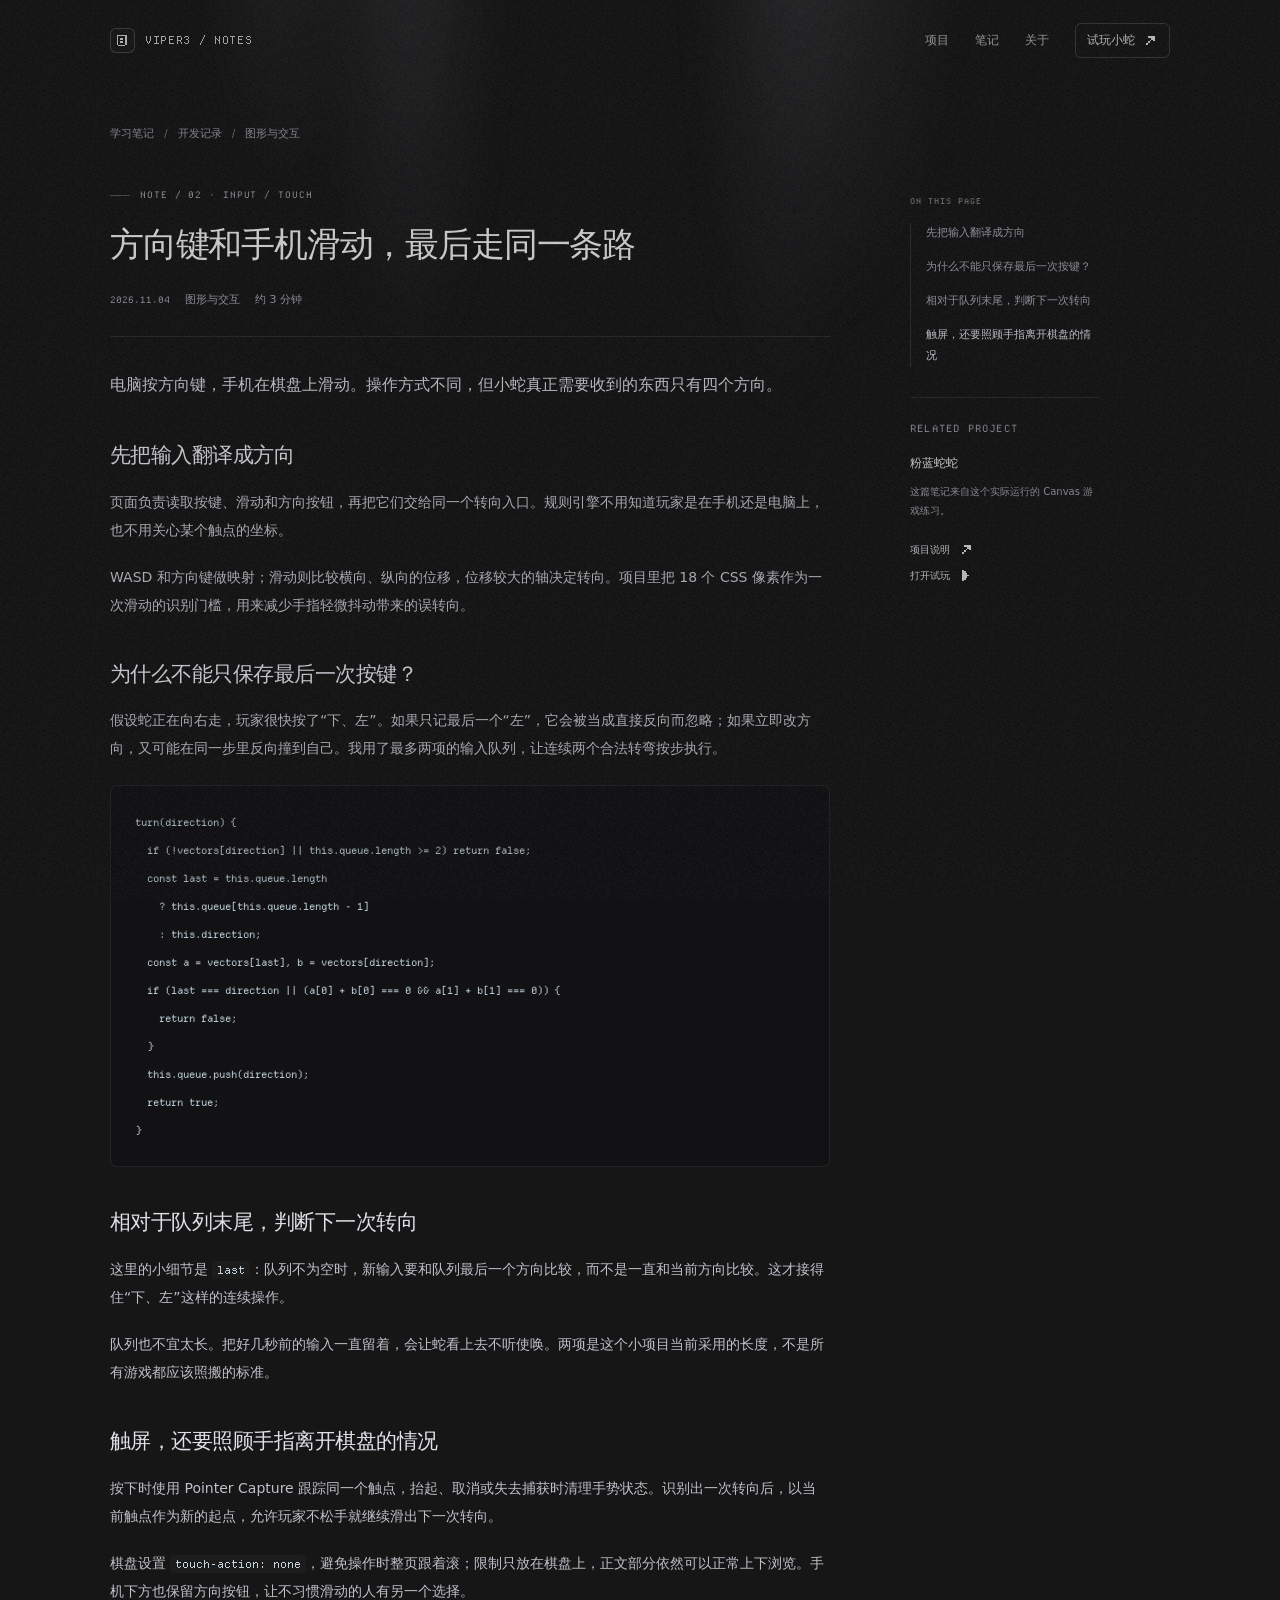
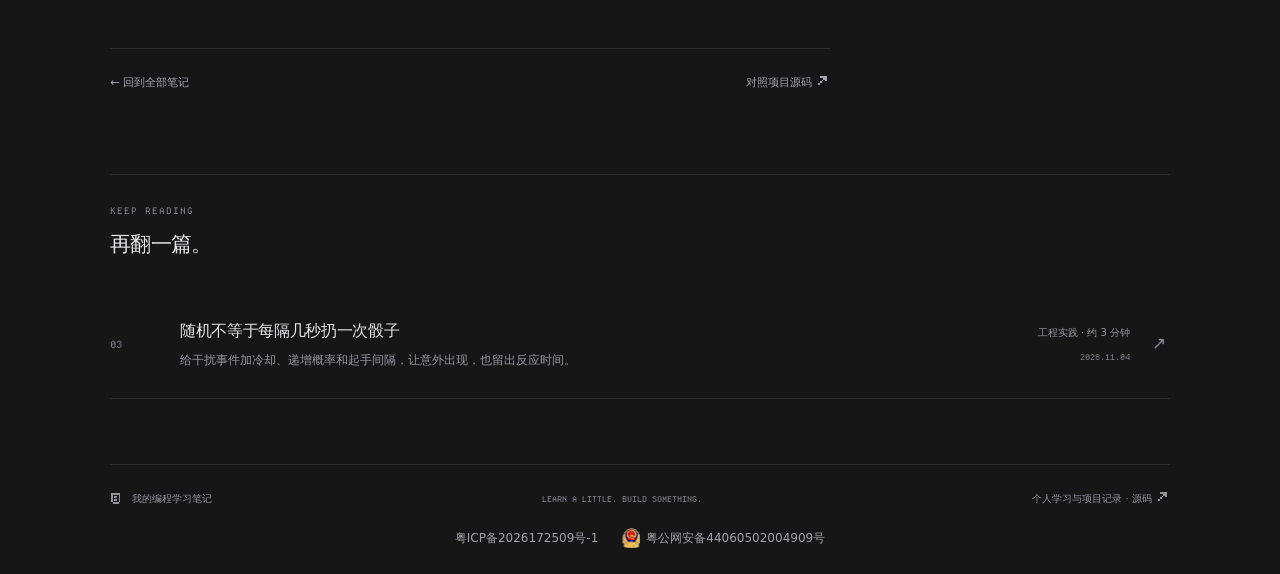
<file: notes/input-buffer/index.html>
<!doctype html>
<html lang="zh-CN"><head>
<meta charset="utf-8"><meta name="viewport" content="width=device-width,initial-scale=1,viewport-fit=cover">
<meta name="theme-color" content="#161617"><title>方向键和手机滑动，最后走同一条路 · 我的编程学习笔记</title>
<meta name="description" content="输入先变成方向，再进入短队列；处理反向、连按和触屏手势时，少写一套规则。"><link rel="canonical" href="https://viper3.icu/notes/input-buffer/">
<meta property="og:type" content="article"><meta property="og:locale" content="zh_CN"><meta property="og:site_name" content="我的编程学习笔记">
<meta property="og:title" content="方向键和手机滑动，最后走同一条路 · 我的编程学习笔记"><meta property="og:description" content="输入先变成方向，再进入短队列；处理反向、连按和触屏手势时，少写一套规则。"><meta property="og:url" content="https://viper3.icu/notes/input-buffer/">
<link rel="icon" href="/favicon.svg" type="image/svg+xml"><link rel="preload" href="/site-assets/DepartureMono-Regular.woff2" as="font" type="font/woff2" crossorigin>
<link rel="stylesheet" href="/site-assets/site.css?v=e69271c1bd"><script src="/site-assets/site.js?v=e69271c1bd" defer></script>
<script type="application/ld+json">{"@context": "https://schema.org", "@type": "BlogPosting", "name": "方向键和手机滑动，最后走同一条路", "url": "https://viper3.icu/notes/input-buffer/", "inLanguage": "zh-CN", "description": "输入先变成方向，再进入短队列；处理反向、连按和触屏手势时，少写一套规则。", "headline": "方向键和手机滑动，最后走同一条路", "datePublished": "2026-11-04", "dateModified": "2026-11-04", "isPartOf": {"@type": "WebSite", "name": "我的编程学习笔记", "url": "https://viper3.icu/notebook/"}}</script>
</head><body>
<a class="skip-link" href="#main">跳到正文</a><div class="atmosphere" aria-hidden="true"></div><div class="page-grain" aria-hidden="true"></div>
<header class="top-nav"><div class="nav-inner container"><a class="brand" href="/notebook/" aria-label="我的编程学习笔记首页"><span class="brand-symbol"><svg class="pixel-icon" viewBox="0 0 9 9" aria-hidden="true"><rect x="1" y="1" width="1" height="1"/><rect x="2" y="1" width="1" height="1"/><rect x="3" y="1" width="1" height="1"/><rect x="4" y="1" width="1" height="1"/><rect x="5" y="1" width="1" height="1"/><rect x="6" y="1" width="1" height="1"/><rect x="1" y="2" width="1" height="1"/><rect x="6" y="2" width="1" height="1"/><rect x="1" y="3" width="1" height="1"/><rect x="3" y="3" width="1" height="1"/><rect x="4" y="3" width="1" height="1"/><rect x="6" y="3" width="1" height="1"/><rect x="1" y="4" width="1" height="1"/><rect x="6" y="4" width="1" height="1"/><rect x="1" y="5" width="1" height="1"/><rect x="3" y="5" width="1" height="1"/><rect x="4" y="5" width="1" height="1"/><rect x="6" y="5" width="1" height="1"/><rect x="1" y="6" width="1" height="1"/><rect x="6" y="6" width="1" height="1"/><rect x="2" y="7" width="1" height="1"/><rect x="3" y="7" width="1" height="1"/><rect x="4" y="7" width="1" height="1"/><rect x="5" y="7" width="1" height="1"/></svg></span>VIPER3 / NOTES</a><nav class="nav-links" aria-label="主导航"><a href="/notebook/#projects">项目</a><a class="nav-notes" href="/notebook/#notes">笔记</a><a class="nav-about" href="/notebook/#about">关于</a><a class="nav-play" href="/play/">试玩小蛇 <svg class="pixel-icon" viewBox="0 0 9 9" aria-hidden="true"><rect x="3" y="2" width="1" height="1"/><rect x="4" y="2" width="1" height="1"/><rect x="5" y="2" width="1" height="1"/><rect x="6" y="2" width="1" height="1"/><rect x="5" y="3" width="1" height="1"/><rect x="6" y="3" width="1" height="1"/><rect x="4" y="4" width="1" height="1"/><rect x="6" y="4" width="1" height="1"/><rect x="3" y="5" width="1" height="1"/><rect x="2" y="6" width="1" height="1"/></svg></a></nav></div></header>
<main class="container" id="main"><div class="page-breadcrumb"><a href="/notebook/">学习笔记</a><span aria-hidden="true">/</span><a href="/notebook/#notes">开发记录</a><span aria-hidden="true">/</span><span>图形与交互</span></div><div class="article-layout"><article><header class="article-header"><div class="eyebrow">NOTE / 02 · INPUT / TOUCH</div><h1>方向键和手机滑动，最后走同一条路</h1><div class="article-meta"><time datetime="2026-11-04">2026.11.04</time><span>图形与交互</span><span>约 3 分钟</span></div></header><div class="article-body">
<p class="article-lead">电脑按方向键，手机在棋盘上滑动。操作方式不同，但小蛇真正需要收到的东西只有四个方向。</p>
<h2 id="one-entry">先把输入翻译成方向</h2>
<p>页面负责读取按键、滑动和方向按钮，再把它们交给同一个转向入口。规则引擎不用知道玩家是在手机还是电脑上，也不用关心某个触点的坐标。</p>
<p>WASD 和方向键做映射；滑动则比较横向、纵向的位移，位移较大的轴决定转向。项目里把 18 个 CSS 像素作为一次滑动的识别门槛，用来减少手指轻微抖动带来的误转向。</p>
<h2 id="queue">为什么不能只保存最后一次按键？</h2>
<p>假设蛇正在向右走，玩家很快按了“下、左”。如果只记最后一个“左”，它会被当成直接反向而忽略；如果立即改方向，又可能在同一步里反向撞到自己。我用了最多两项的输入队列，让连续两个合法转弯按步执行。</p>
<pre tabindex="0" aria-label="代码示例，可横向滚动"><code>turn(direction) {
  if (!vectors[direction] || this.queue.length &gt;= 2) return false;
  const last = this.queue.length
    ? this.queue[this.queue.length - 1]
    : this.direction;
  const a = vectors[last], b = vectors[direction];
  if (last === direction || (a[0] + b[0] === 0 &amp;&amp; a[1] + b[1] === 0)) {
    return false;
  }
  this.queue.push(direction);
  return true;
}</code></pre>
<h2 id="reference">相对于队列末尾，判断下一次转向</h2>
<p>这里的小细节是 <code>last</code>：队列不为空时，新输入要和队列最后一个方向比较，而不是一直和当前方向比较。这才接得住“下、左”这样的连续操作。</p>
<p>队列也不宜太长。把好几秒前的输入一直留着，会让蛇看上去不听使唤。两项是这个小项目当前采用的长度，不是所有游戏都应该照搬的标准。</p>
<h2 id="pointer">触屏，还要照顾手指离开棋盘的情况</h2>
<p>按下时使用 Pointer Capture 跟踪同一个触点，抬起、取消或失去捕获时清理手势状态。识别出一次转向后，以当前触点作为新的起点，允许玩家不松手就继续滑出下一次转向。</p>
<p>棋盘设置 <code>touch-action: none</code>，避免操作时整页跟着滚；限制只放在棋盘上，正文部分依然可以正常上下浏览。手机下方也保留方向按钮，让不习惯滑动的人有另一个选择。</p>
</div><div class="article-end"><a href="/notebook/#notes">← 回到全部笔记</a><a class="footer-source" href="https://github.com/Cass-ette/snack-snake/blob/main/src/engine.js" target="_blank" rel="noopener noreferrer">对照项目源码 <svg class="pixel-icon" viewBox="0 0 9 9" aria-hidden="true"><rect x="3" y="2" width="1" height="1"/><rect x="4" y="2" width="1" height="1"/><rect x="5" y="2" width="1" height="1"/><rect x="6" y="2" width="1" height="1"/><rect x="5" y="3" width="1" height="1"/><rect x="6" y="3" width="1" height="1"/><rect x="4" y="4" width="1" height="1"/><rect x="6" y="4" width="1" height="1"/><rect x="3" y="5" width="1" height="1"/><rect x="2" y="6" width="1" height="1"/></svg></a></div></article><aside class="article-aside"><p class="aside-heading">ON THIS PAGE</p><nav class="article-toc" aria-label="文章目录"><a href="#one-entry">先把输入翻译成方向</a><a href="#queue">为什么不能只保存最后一次按键？</a><a href="#reference">相对于队列末尾，判断下一次转向</a><a href="#pointer">触屏，还要照顾手指离开棋盘的情况</a></nav><div class="aside-project"><p class="aside-heading">RELATED PROJECT</p><strong>粉蓝蛇蛇</strong><p>这篇笔记来自这个实际运行的 Canvas 游戏练习。</p><a class="text-link" href="/projects/snack-snake/">项目说明 <svg class="pixel-icon" viewBox="0 0 9 9" aria-hidden="true"><rect x="3" y="2" width="1" height="1"/><rect x="4" y="2" width="1" height="1"/><rect x="5" y="2" width="1" height="1"/><rect x="6" y="2" width="1" height="1"/><rect x="5" y="3" width="1" height="1"/><rect x="6" y="3" width="1" height="1"/><rect x="4" y="4" width="1" height="1"/><rect x="6" y="4" width="1" height="1"/><rect x="3" y="5" width="1" height="1"/><rect x="2" y="6" width="1" height="1"/></svg></a><br><a class="text-link" href="/play/">打开试玩 <svg class="pixel-icon" viewBox="0 0 9 9" aria-hidden="true"><rect x="2" y="1" width="1" height="1"/><rect x="2" y="2" width="1" height="1"/><rect x="3" y="2" width="1" height="1"/><rect x="2" y="3" width="1" height="1"/><rect x="3" y="3" width="1" height="1"/><rect x="4" y="3" width="1" height="1"/><rect x="2" y="4" width="1" height="1"/><rect x="3" y="4" width="1" height="1"/><rect x="4" y="4" width="1" height="1"/><rect x="5" y="4" width="1" height="1"/><rect x="2" y="5" width="1" height="1"/><rect x="3" y="5" width="1" height="1"/><rect x="4" y="5" width="1" height="1"/><rect x="2" y="6" width="1" height="1"/><rect x="3" y="6" width="1" height="1"/><rect x="2" y="7" width="1" height="1"/></svg></a></div></aside></div><section class="related-notes" aria-labelledby="relatedTitle"><div class="section-head"><div><p class="section-label">KEEP READING</p><h2 id="relatedTitle">再翻一篇。</h2></div></div><a class="note-row" href="/notes/fair-random/" data-category="工程实践" data-search="随机不等于每隔几秒扔一次骰子 给干扰事件加冷却、递增概率和起手间隔，让意外出现，也留出反应时间。 工程实践 STATE / RANDOMNESS"><span class="note-number">03</span><div class="note-main"><h3>随机不等于每隔几秒扔一次骰子</h3><p>给干扰事件加冷却、递增概率和起手间隔，让意外出现，也留出反应时间。</p></div><div class="note-meta"><span>工程实践 · 约 3 分钟</span><span class="mono">2026.11.04</span></div><span class="note-arrow" aria-hidden="true">↗</span></a></section></main>
<footer class="site-footer container"><div class="footer-top"><span class="footer-brand"><svg class="pixel-icon" viewBox="0 0 9 9" aria-hidden="true"><rect x="1" y="1" width="1" height="1"/><rect x="2" y="1" width="1" height="1"/><rect x="3" y="1" width="1" height="1"/><rect x="4" y="1" width="1" height="1"/><rect x="5" y="1" width="1" height="1"/><rect x="6" y="1" width="1" height="1"/><rect x="1" y="2" width="1" height="1"/><rect x="6" y="2" width="1" height="1"/><rect x="1" y="3" width="1" height="1"/><rect x="3" y="3" width="1" height="1"/><rect x="4" y="3" width="1" height="1"/><rect x="6" y="3" width="1" height="1"/><rect x="1" y="4" width="1" height="1"/><rect x="6" y="4" width="1" height="1"/><rect x="1" y="5" width="1" height="1"/><rect x="3" y="5" width="1" height="1"/><rect x="4" y="5" width="1" height="1"/><rect x="6" y="5" width="1" height="1"/><rect x="1" y="6" width="1" height="1"/><rect x="6" y="6" width="1" height="1"/><rect x="2" y="7" width="1" height="1"/><rect x="3" y="7" width="1" height="1"/><rect x="4" y="7" width="1" height="1"/><rect x="5" y="7" width="1" height="1"/></svg>我的编程学习笔记</span><span class="mono">LEARN A LITTLE. BUILD SOMETHING.</span><span>个人学习与项目记录 · <a class="footer-source" href="https://github.com/Cass-ette/snack-snake" target="_blank" rel="noopener noreferrer">源码 <svg class="pixel-icon" viewBox="0 0 9 9" aria-hidden="true"><rect x="3" y="2" width="1" height="1"/><rect x="4" y="2" width="1" height="1"/><rect x="5" y="2" width="1" height="1"/><rect x="6" y="2" width="1" height="1"/><rect x="5" y="3" width="1" height="1"/><rect x="6" y="3" width="1" height="1"/><rect x="4" y="4" width="1" height="1"/><rect x="6" y="4" width="1" height="1"/><rect x="3" y="5" width="1" height="1"/><rect x="2" y="6" width="1" height="1"/></svg></a></span></div><div class="registration-links"><a class="icp-record" href="https://beian.miit.gov.cn/" target="_blank" rel="noopener noreferrer">粤ICP备2026172509号-1</a><a class="police-record" href="https://beian.mps.gov.cn/#/query/webSearch?code=44060502004909" target="_blank" rel="noopener noreferrer"><img src="/site-assets/public-security.png" width="18" height="20" alt="" loading="lazy" decoding="async"><span>粤公网安备44060502004909号</span></a></div></footer>
</body></html>
</file>
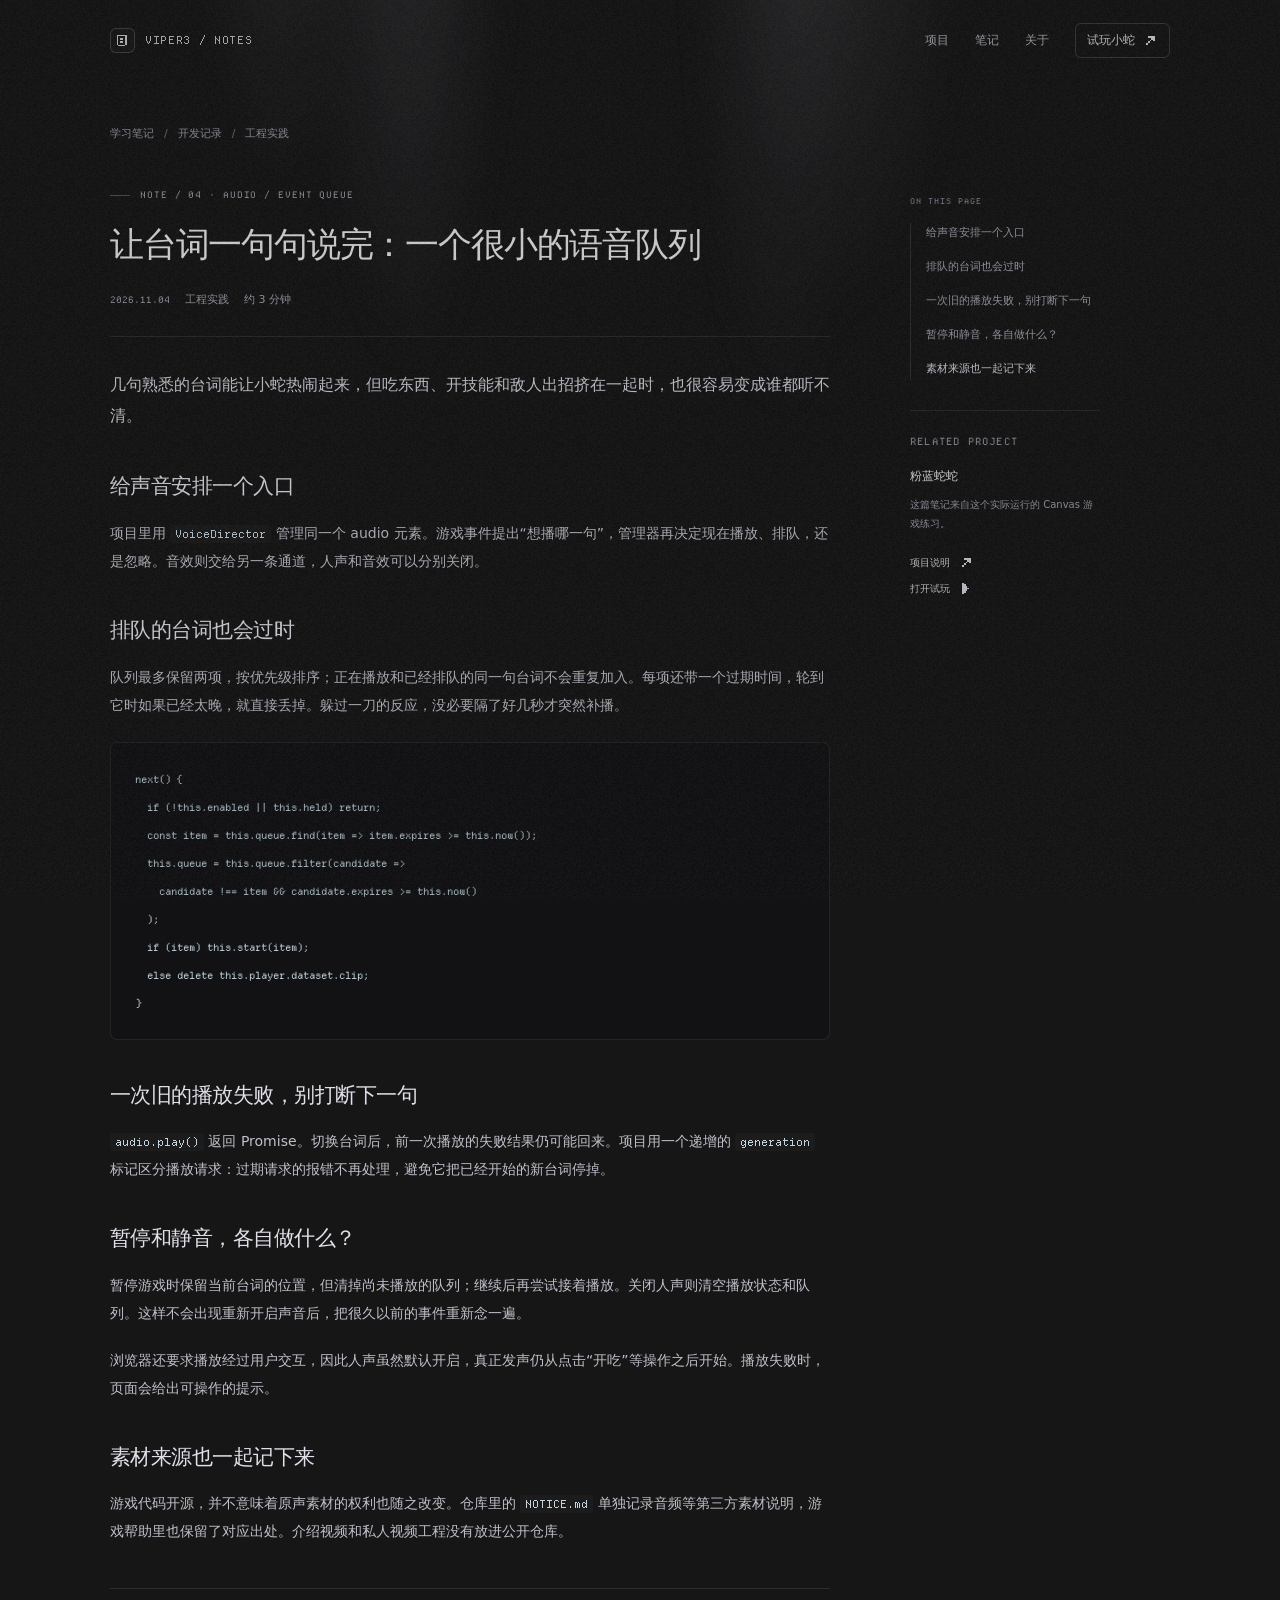
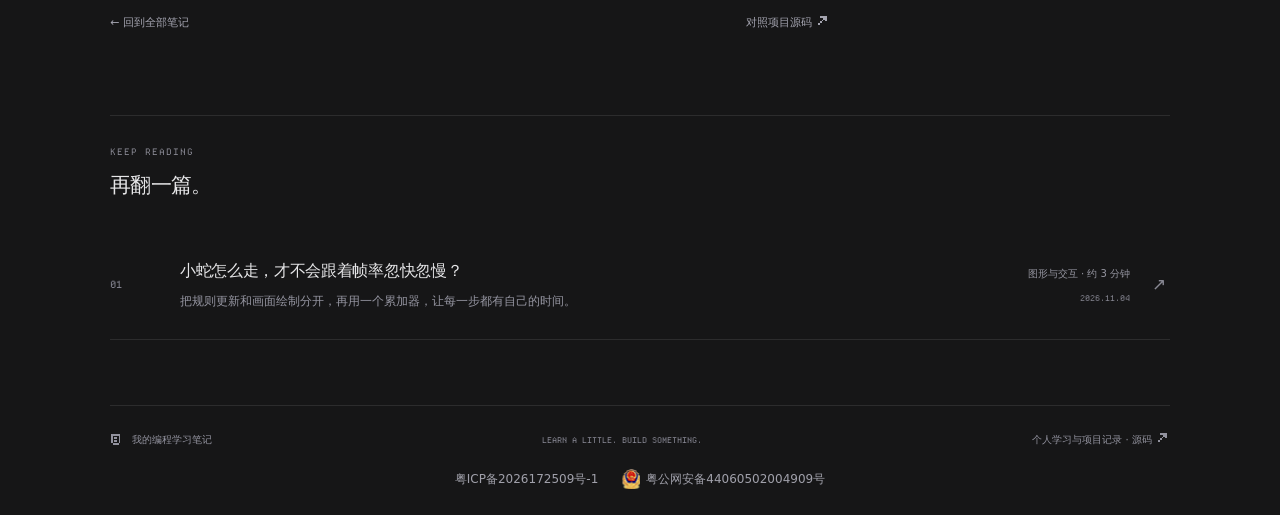
<file: notes/voice-queue/index.html>
<!doctype html>
<html lang="zh-CN"><head>
<meta charset="utf-8"><meta name="viewport" content="width=device-width,initial-scale=1,viewport-fit=cover">
<meta name="theme-color" content="#161617"><title>让台词一句句说完：一个很小的语音队列 · 我的编程学习笔记</title>
<meta name="description" content="同一时刻只播一句，旧反应及时过期；暂停、打断和异步播放失败也都要有去处。"><link rel="canonical" href="https://viper3.icu/notes/voice-queue/">
<meta property="og:type" content="article"><meta property="og:locale" content="zh_CN"><meta property="og:site_name" content="我的编程学习笔记">
<meta property="og:title" content="让台词一句句说完：一个很小的语音队列 · 我的编程学习笔记"><meta property="og:description" content="同一时刻只播一句，旧反应及时过期；暂停、打断和异步播放失败也都要有去处。"><meta property="og:url" content="https://viper3.icu/notes/voice-queue/">
<link rel="icon" href="/favicon.svg" type="image/svg+xml"><link rel="preload" href="/site-assets/DepartureMono-Regular.woff2" as="font" type="font/woff2" crossorigin>
<link rel="stylesheet" href="/site-assets/site.css?v=e69271c1bd"><script src="/site-assets/site.js?v=e69271c1bd" defer></script>
<script type="application/ld+json">{"@context": "https://schema.org", "@type": "BlogPosting", "name": "让台词一句句说完：一个很小的语音队列", "url": "https://viper3.icu/notes/voice-queue/", "inLanguage": "zh-CN", "description": "同一时刻只播一句，旧反应及时过期；暂停、打断和异步播放失败也都要有去处。", "headline": "让台词一句句说完：一个很小的语音队列", "datePublished": "2026-11-04", "dateModified": "2026-11-04", "isPartOf": {"@type": "WebSite", "name": "我的编程学习笔记", "url": "https://viper3.icu/notebook/"}}</script>
</head><body>
<a class="skip-link" href="#main">跳到正文</a><div class="atmosphere" aria-hidden="true"></div><div class="page-grain" aria-hidden="true"></div>
<header class="top-nav"><div class="nav-inner container"><a class="brand" href="/notebook/" aria-label="我的编程学习笔记首页"><span class="brand-symbol"><svg class="pixel-icon" viewBox="0 0 9 9" aria-hidden="true"><rect x="1" y="1" width="1" height="1"/><rect x="2" y="1" width="1" height="1"/><rect x="3" y="1" width="1" height="1"/><rect x="4" y="1" width="1" height="1"/><rect x="5" y="1" width="1" height="1"/><rect x="6" y="1" width="1" height="1"/><rect x="1" y="2" width="1" height="1"/><rect x="6" y="2" width="1" height="1"/><rect x="1" y="3" width="1" height="1"/><rect x="3" y="3" width="1" height="1"/><rect x="4" y="3" width="1" height="1"/><rect x="6" y="3" width="1" height="1"/><rect x="1" y="4" width="1" height="1"/><rect x="6" y="4" width="1" height="1"/><rect x="1" y="5" width="1" height="1"/><rect x="3" y="5" width="1" height="1"/><rect x="4" y="5" width="1" height="1"/><rect x="6" y="5" width="1" height="1"/><rect x="1" y="6" width="1" height="1"/><rect x="6" y="6" width="1" height="1"/><rect x="2" y="7" width="1" height="1"/><rect x="3" y="7" width="1" height="1"/><rect x="4" y="7" width="1" height="1"/><rect x="5" y="7" width="1" height="1"/></svg></span>VIPER3 / NOTES</a><nav class="nav-links" aria-label="主导航"><a href="/notebook/#projects">项目</a><a class="nav-notes" href="/notebook/#notes">笔记</a><a class="nav-about" href="/notebook/#about">关于</a><a class="nav-play" href="/play/">试玩小蛇 <svg class="pixel-icon" viewBox="0 0 9 9" aria-hidden="true"><rect x="3" y="2" width="1" height="1"/><rect x="4" y="2" width="1" height="1"/><rect x="5" y="2" width="1" height="1"/><rect x="6" y="2" width="1" height="1"/><rect x="5" y="3" width="1" height="1"/><rect x="6" y="3" width="1" height="1"/><rect x="4" y="4" width="1" height="1"/><rect x="6" y="4" width="1" height="1"/><rect x="3" y="5" width="1" height="1"/><rect x="2" y="6" width="1" height="1"/></svg></a></nav></div></header>
<main class="container" id="main"><div class="page-breadcrumb"><a href="/notebook/">学习笔记</a><span aria-hidden="true">/</span><a href="/notebook/#notes">开发记录</a><span aria-hidden="true">/</span><span>工程实践</span></div><div class="article-layout"><article><header class="article-header"><div class="eyebrow">NOTE / 04 · AUDIO / EVENT QUEUE</div><h1>让台词一句句说完：一个很小的语音队列</h1><div class="article-meta"><time datetime="2026-11-04">2026.11.04</time><span>工程实践</span><span>约 3 分钟</span></div></header><div class="article-body">
<p class="article-lead">几句熟悉的台词能让小蛇热闹起来，但吃东西、开技能和敌人出招挤在一起时，也很容易变成谁都听不清。</p>
<h2 id="director">给声音安排一个入口</h2>
<p>项目里用 <code>VoiceDirector</code> 管理同一个 audio 元素。游戏事件提出“想播哪一句”，管理器再决定现在播放、排队，还是忽略。音效则交给另一条通道，人声和音效可以分别关闭。</p>
<h2 id="expiry">排队的台词也会过时</h2>
<p>队列最多保留两项，按优先级排序；正在播放和已经排队的同一句台词不会重复加入。每项还带一个过期时间，轮到它时如果已经太晚，就直接丢掉。躲过一刀的反应，没必要隔了好几秒才突然补播。</p>
<pre tabindex="0" aria-label="代码示例，可横向滚动"><code>next() {
  if (!this.enabled || this.held) return;
  const item = this.queue.find(item =&gt; item.expires &gt;= this.now());
  this.queue = this.queue.filter(candidate =&gt;
    candidate !== item &amp;&amp; candidate.expires &gt;= this.now()
  );
  if (item) this.start(item);
  else delete this.player.dataset.clip;
}</code></pre>
<h2 id="async">一次旧的播放失败，别打断下一句</h2>
<p><code>audio.play()</code> 返回 Promise。切换台词后，前一次播放的失败结果仍可能回来。项目用一个递增的 <code>generation</code> 标记区分播放请求：过期请求的报错不再处理，避免它把已经开始的新台词停掉。</p>
<h2 id="pause">暂停和静音，各自做什么？</h2>
<p>暂停游戏时保留当前台词的位置，但清掉尚未播放的队列；继续后再尝试接着播放。关闭人声则清空播放状态和队列。这样不会出现重新开启声音后，把很久以前的事件重新念一遍。</p>
<p>浏览器还要求播放经过用户交互，因此人声虽然默认开启，真正发声仍从点击“开吃”等操作之后开始。播放失败时，页面会给出可操作的提示。</p>
<h2 id="assets">素材来源也一起记下来</h2>
<p>游戏代码开源，并不意味着原声素材的权利也随之改变。仓库里的 <code>NOTICE.md</code> 单独记录音频等第三方素材说明，游戏帮助里也保留了对应出处。介绍视频和私人视频工程没有放进公开仓库。</p>
</div><div class="article-end"><a href="/notebook/#notes">← 回到全部笔记</a><a class="footer-source" href="https://github.com/Cass-ette/snack-snake/blob/main/src/voice.js" target="_blank" rel="noopener noreferrer">对照项目源码 <svg class="pixel-icon" viewBox="0 0 9 9" aria-hidden="true"><rect x="3" y="2" width="1" height="1"/><rect x="4" y="2" width="1" height="1"/><rect x="5" y="2" width="1" height="1"/><rect x="6" y="2" width="1" height="1"/><rect x="5" y="3" width="1" height="1"/><rect x="6" y="3" width="1" height="1"/><rect x="4" y="4" width="1" height="1"/><rect x="6" y="4" width="1" height="1"/><rect x="3" y="5" width="1" height="1"/><rect x="2" y="6" width="1" height="1"/></svg></a></div></article><aside class="article-aside"><p class="aside-heading">ON THIS PAGE</p><nav class="article-toc" aria-label="文章目录"><a href="#director">给声音安排一个入口</a><a href="#expiry">排队的台词也会过时</a><a href="#async">一次旧的播放失败，别打断下一句</a><a href="#pause">暂停和静音，各自做什么？</a><a href="#assets">素材来源也一起记下来</a></nav><div class="aside-project"><p class="aside-heading">RELATED PROJECT</p><strong>粉蓝蛇蛇</strong><p>这篇笔记来自这个实际运行的 Canvas 游戏练习。</p><a class="text-link" href="/projects/snack-snake/">项目说明 <svg class="pixel-icon" viewBox="0 0 9 9" aria-hidden="true"><rect x="3" y="2" width="1" height="1"/><rect x="4" y="2" width="1" height="1"/><rect x="5" y="2" width="1" height="1"/><rect x="6" y="2" width="1" height="1"/><rect x="5" y="3" width="1" height="1"/><rect x="6" y="3" width="1" height="1"/><rect x="4" y="4" width="1" height="1"/><rect x="6" y="4" width="1" height="1"/><rect x="3" y="5" width="1" height="1"/><rect x="2" y="6" width="1" height="1"/></svg></a><br><a class="text-link" href="/play/">打开试玩 <svg class="pixel-icon" viewBox="0 0 9 9" aria-hidden="true"><rect x="2" y="1" width="1" height="1"/><rect x="2" y="2" width="1" height="1"/><rect x="3" y="2" width="1" height="1"/><rect x="2" y="3" width="1" height="1"/><rect x="3" y="3" width="1" height="1"/><rect x="4" y="3" width="1" height="1"/><rect x="2" y="4" width="1" height="1"/><rect x="3" y="4" width="1" height="1"/><rect x="4" y="4" width="1" height="1"/><rect x="5" y="4" width="1" height="1"/><rect x="2" y="5" width="1" height="1"/><rect x="3" y="5" width="1" height="1"/><rect x="4" y="5" width="1" height="1"/><rect x="2" y="6" width="1" height="1"/><rect x="3" y="6" width="1" height="1"/><rect x="2" y="7" width="1" height="1"/></svg></a></div></aside></div><section class="related-notes" aria-labelledby="relatedTitle"><div class="section-head"><div><p class="section-label">KEEP READING</p><h2 id="relatedTitle">再翻一篇。</h2></div></div><a class="note-row" href="/notes/game-loop/" data-category="图形与交互" data-search="小蛇怎么走，才不会跟着帧率忽快忽慢？ 把规则更新和画面绘制分开，再用一个累加器，让每一步都有自己的时间。 图形与交互 CANVAS / GAME LOOP"><span class="note-number">01</span><div class="note-main"><h3>小蛇怎么走，才不会跟着帧率忽快忽慢？</h3><p>把规则更新和画面绘制分开，再用一个累加器，让每一步都有自己的时间。</p></div><div class="note-meta"><span>图形与交互 · 约 3 分钟</span><span class="mono">2026.11.04</span></div><span class="note-arrow" aria-hidden="true">↗</span></a></section></main>
<footer class="site-footer container"><div class="footer-top"><span class="footer-brand"><svg class="pixel-icon" viewBox="0 0 9 9" aria-hidden="true"><rect x="1" y="1" width="1" height="1"/><rect x="2" y="1" width="1" height="1"/><rect x="3" y="1" width="1" height="1"/><rect x="4" y="1" width="1" height="1"/><rect x="5" y="1" width="1" height="1"/><rect x="6" y="1" width="1" height="1"/><rect x="1" y="2" width="1" height="1"/><rect x="6" y="2" width="1" height="1"/><rect x="1" y="3" width="1" height="1"/><rect x="3" y="3" width="1" height="1"/><rect x="4" y="3" width="1" height="1"/><rect x="6" y="3" width="1" height="1"/><rect x="1" y="4" width="1" height="1"/><rect x="6" y="4" width="1" height="1"/><rect x="1" y="5" width="1" height="1"/><rect x="3" y="5" width="1" height="1"/><rect x="4" y="5" width="1" height="1"/><rect x="6" y="5" width="1" height="1"/><rect x="1" y="6" width="1" height="1"/><rect x="6" y="6" width="1" height="1"/><rect x="2" y="7" width="1" height="1"/><rect x="3" y="7" width="1" height="1"/><rect x="4" y="7" width="1" height="1"/><rect x="5" y="7" width="1" height="1"/></svg>我的编程学习笔记</span><span class="mono">LEARN A LITTLE. BUILD SOMETHING.</span><span>个人学习与项目记录 · <a class="footer-source" href="https://github.com/Cass-ette/snack-snake" target="_blank" rel="noopener noreferrer">源码 <svg class="pixel-icon" viewBox="0 0 9 9" aria-hidden="true"><rect x="3" y="2" width="1" height="1"/><rect x="4" y="2" width="1" height="1"/><rect x="5" y="2" width="1" height="1"/><rect x="6" y="2" width="1" height="1"/><rect x="5" y="3" width="1" height="1"/><rect x="6" y="3" width="1" height="1"/><rect x="4" y="4" width="1" height="1"/><rect x="6" y="4" width="1" height="1"/><rect x="3" y="5" width="1" height="1"/><rect x="2" y="6" width="1" height="1"/></svg></a></span></div><div class="registration-links"><a class="icp-record" href="https://beian.miit.gov.cn/" target="_blank" rel="noopener noreferrer">粤ICP备2026172509号-1</a><a class="police-record" href="https://beian.mps.gov.cn/#/query/webSearch?code=44060502004909" target="_blank" rel="noopener noreferrer"><img src="/site-assets/public-security.png" width="18" height="20" alt="" loading="lazy" decoding="async"><span>粤公网安备44060502004909号</span></a></div></footer>
</body></html>
</file>
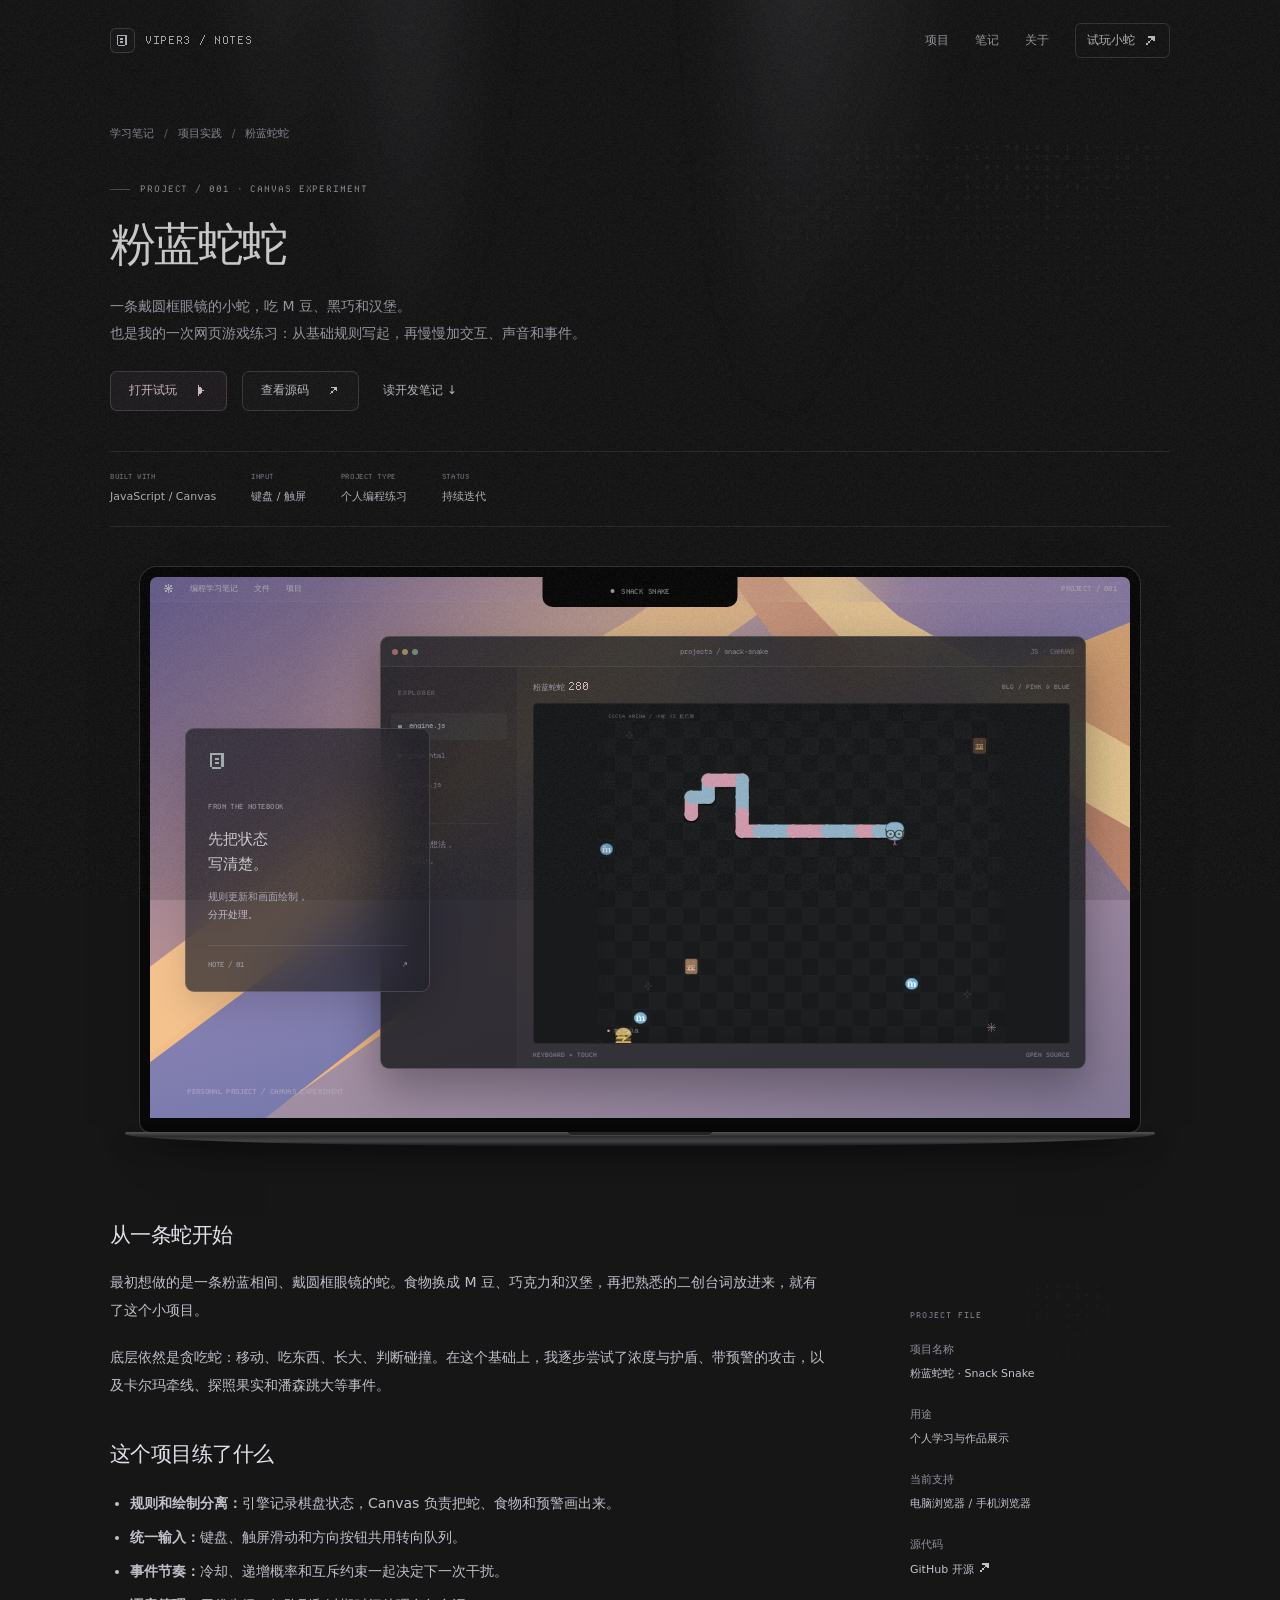
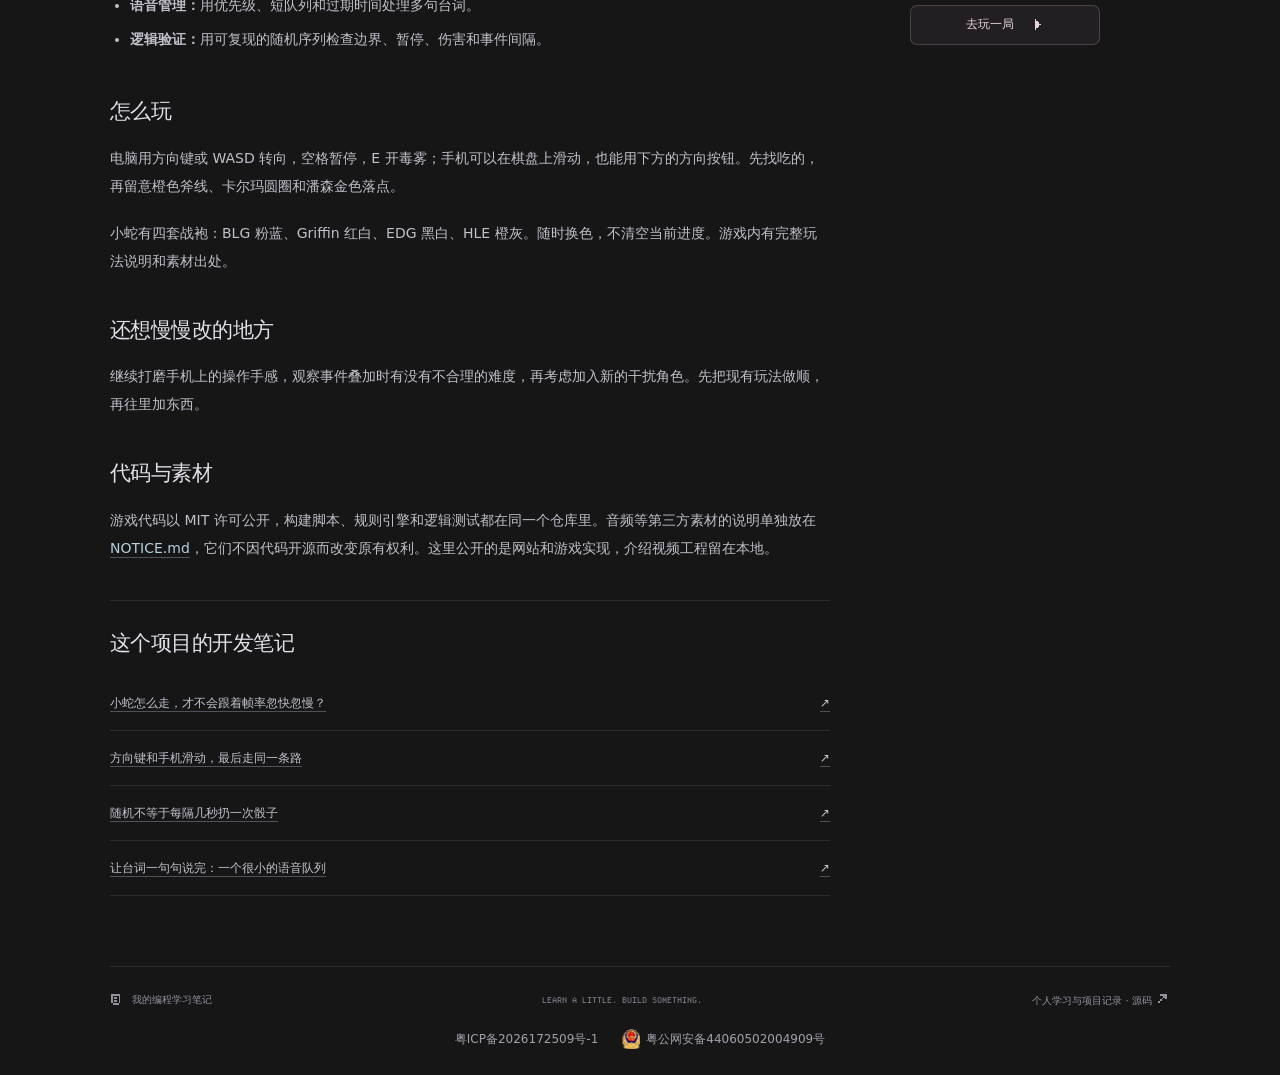
<file: projects/snack-snake/index.html>
<!doctype html>
<html lang="zh-CN"><head>
<meta charset="utf-8"><meta name="viewport" content="width=device-width,initial-scale=1,viewport-fit=cover">
<meta name="theme-color" content="#161617"><title>粉蓝蛇蛇：一个 Canvas 游戏练习 · 我的编程学习笔记</title>
<meta name="description" content="从贪吃蛇到触屏操作、伪随机事件和语音队列，记录粉蓝蛇蛇这个个人编程项目的实现与取舍。"><link rel="canonical" href="https://viper3.icu/projects/snack-snake/">
<meta property="og:type" content="website"><meta property="og:locale" content="zh_CN"><meta property="og:site_name" content="我的编程学习笔记">
<meta property="og:title" content="粉蓝蛇蛇：一个 Canvas 游戏练习 · 我的编程学习笔记"><meta property="og:description" content="从贪吃蛇到触屏操作、伪随机事件和语音队列，记录粉蓝蛇蛇这个个人编程项目的实现与取舍。"><meta property="og:url" content="https://viper3.icu/projects/snack-snake/">
<link rel="icon" href="/favicon.svg" type="image/svg+xml"><link rel="preload" href="/site-assets/DepartureMono-Regular.woff2" as="font" type="font/woff2" crossorigin>
<link rel="stylesheet" href="/site-assets/site.css?v=e69271c1bd"><script src="/site-assets/site.js?v=e69271c1bd" defer></script>
<script type="application/ld+json">{"@context": "https://schema.org", "@type": "WebSite", "name": "粉蓝蛇蛇：一个 Canvas 游戏练习", "url": "https://viper3.icu/projects/snack-snake/", "inLanguage": "zh-CN", "description": "从贪吃蛇到触屏操作、伪随机事件和语音队列，记录粉蓝蛇蛇这个个人编程项目的实现与取舍。"}</script>
</head><body>
<a class="skip-link" href="#main">跳到正文</a><div class="atmosphere" aria-hidden="true"></div><div class="page-grain" aria-hidden="true"></div>
<header class="top-nav"><div class="nav-inner container"><a class="brand" href="/notebook/" aria-label="我的编程学习笔记首页"><span class="brand-symbol"><svg class="pixel-icon" viewBox="0 0 9 9" aria-hidden="true"><rect x="1" y="1" width="1" height="1"/><rect x="2" y="1" width="1" height="1"/><rect x="3" y="1" width="1" height="1"/><rect x="4" y="1" width="1" height="1"/><rect x="5" y="1" width="1" height="1"/><rect x="6" y="1" width="1" height="1"/><rect x="1" y="2" width="1" height="1"/><rect x="6" y="2" width="1" height="1"/><rect x="1" y="3" width="1" height="1"/><rect x="3" y="3" width="1" height="1"/><rect x="4" y="3" width="1" height="1"/><rect x="6" y="3" width="1" height="1"/><rect x="1" y="4" width="1" height="1"/><rect x="6" y="4" width="1" height="1"/><rect x="1" y="5" width="1" height="1"/><rect x="3" y="5" width="1" height="1"/><rect x="4" y="5" width="1" height="1"/><rect x="6" y="5" width="1" height="1"/><rect x="1" y="6" width="1" height="1"/><rect x="6" y="6" width="1" height="1"/><rect x="2" y="7" width="1" height="1"/><rect x="3" y="7" width="1" height="1"/><rect x="4" y="7" width="1" height="1"/><rect x="5" y="7" width="1" height="1"/></svg></span>VIPER3 / NOTES</a><nav class="nav-links" aria-label="主导航"><a href="/notebook/#projects">项目</a><a class="nav-notes" href="/notebook/#notes">笔记</a><a class="nav-about" href="/notebook/#about">关于</a><a class="nav-play" href="/play/">试玩小蛇 <svg class="pixel-icon" viewBox="0 0 9 9" aria-hidden="true"><rect x="3" y="2" width="1" height="1"/><rect x="4" y="2" width="1" height="1"/><rect x="5" y="2" width="1" height="1"/><rect x="6" y="2" width="1" height="1"/><rect x="5" y="3" width="1" height="1"/><rect x="6" y="3" width="1" height="1"/><rect x="4" y="4" width="1" height="1"/><rect x="6" y="4" width="1" height="1"/><rect x="3" y="5" width="1" height="1"/><rect x="2" y="6" width="1" height="1"/></svg></a></nav></div></header>
<main class="container" id="main"><div class="page-breadcrumb"><a href="/notebook/">学习笔记</a><span aria-hidden="true">/</span><a href="/notebook/#projects">项目实践</a><span aria-hidden="true">/</span><span>粉蓝蛇蛇</span></div><header class="project-page-hero"><canvas class="hero-canvas" data-glyph-field aria-hidden="true"></canvas><div class="eyebrow">PROJECT / 001 · CANVAS EXPERIMENT</div><h1>粉蓝蛇蛇</h1><p>一条戴圆框眼镜的小蛇，吃 M 豆、黑巧和汉堡。<br>也是我的一次网页游戏练习：从基础规则写起，再慢慢加交互、声音和事件。</p><div class="project-page-actions"><a class="button primary" href="/play/">打开试玩 <svg class="pixel-icon" viewBox="0 0 9 9" aria-hidden="true"><rect x="2" y="1" width="1" height="1"/><rect x="2" y="2" width="1" height="1"/><rect x="3" y="2" width="1" height="1"/><rect x="2" y="3" width="1" height="1"/><rect x="3" y="3" width="1" height="1"/><rect x="4" y="3" width="1" height="1"/><rect x="2" y="4" width="1" height="1"/><rect x="3" y="4" width="1" height="1"/><rect x="4" y="4" width="1" height="1"/><rect x="5" y="4" width="1" height="1"/><rect x="2" y="5" width="1" height="1"/><rect x="3" y="5" width="1" height="1"/><rect x="4" y="5" width="1" height="1"/><rect x="2" y="6" width="1" height="1"/><rect x="3" y="6" width="1" height="1"/><rect x="2" y="7" width="1" height="1"/></svg></a><a class="button" href="https://github.com/Cass-ette/snack-snake" target="_blank" rel="noopener noreferrer">查看源码 <svg class="pixel-icon" viewBox="0 0 9 9" aria-hidden="true"><rect x="3" y="2" width="1" height="1"/><rect x="4" y="2" width="1" height="1"/><rect x="5" y="2" width="1" height="1"/><rect x="6" y="2" width="1" height="1"/><rect x="5" y="3" width="1" height="1"/><rect x="6" y="3" width="1" height="1"/><rect x="4" y="4" width="1" height="1"/><rect x="6" y="4" width="1" height="1"/><rect x="3" y="5" width="1" height="1"/><rect x="2" y="6" width="1" height="1"/></svg></a><a class="text-link" href="#projectNotes">读开发笔记 ↓</a></div></header><div class="project-specs"><div><span>BUILT WITH</span>JavaScript / Canvas</div><div><span>INPUT</span>键盘 / 触屏</div><div><span>PROJECT TYPE</span>个人编程练习</div><div><span>STATUS</span>持续迭代</div></div><div class="mac-device"><div class="mac-screen"><div class="mac-menubar" aria-hidden="true"><svg class="pixel-icon" viewBox="0 0 9 9" aria-hidden="true"><rect x="4" y="1" width="1" height="1"/><rect x="2" y="2" width="1" height="1"/><rect x="4" y="2" width="1" height="1"/><rect x="6" y="2" width="1" height="1"/><rect x="3" y="3" width="1" height="1"/><rect x="4" y="3" width="1" height="1"/><rect x="5" y="3" width="1" height="1"/><rect x="1" y="4" width="1" height="1"/><rect x="2" y="4" width="1" height="1"/><rect x="3" y="4" width="1" height="1"/><rect x="4" y="4" width="1" height="1"/><rect x="5" y="4" width="1" height="1"/><rect x="6" y="4" width="1" height="1"/><rect x="7" y="4" width="1" height="1"/><rect x="3" y="5" width="1" height="1"/><rect x="4" y="5" width="1" height="1"/><rect x="5" y="5" width="1" height="1"/><rect x="2" y="6" width="1" height="1"/><rect x="4" y="6" width="1" height="1"/><rect x="6" y="6" width="1" height="1"/><rect x="4" y="7" width="1" height="1"/></svg><span>编程学习笔记</span><span class="menu-extra">文件</span><span class="menu-extra">项目</span><span class="mac-clock">PROJECT / 001</span></div><div class="mac-notch" aria-hidden="true"><i></i>SNACK SNAKE</div>
<a class="desktop-note" href="/notes/game-loop/"><svg class="pixel-icon" viewBox="0 0 9 9" aria-hidden="true"><rect x="1" y="1" width="1" height="1"/><rect x="2" y="1" width="1" height="1"/><rect x="3" y="1" width="1" height="1"/><rect x="4" y="1" width="1" height="1"/><rect x="5" y="1" width="1" height="1"/><rect x="6" y="1" width="1" height="1"/><rect x="1" y="2" width="1" height="1"/><rect x="6" y="2" width="1" height="1"/><rect x="1" y="3" width="1" height="1"/><rect x="3" y="3" width="1" height="1"/><rect x="4" y="3" width="1" height="1"/><rect x="6" y="3" width="1" height="1"/><rect x="1" y="4" width="1" height="1"/><rect x="6" y="4" width="1" height="1"/><rect x="1" y="5" width="1" height="1"/><rect x="3" y="5" width="1" height="1"/><rect x="4" y="5" width="1" height="1"/><rect x="6" y="5" width="1" height="1"/><rect x="1" y="6" width="1" height="1"/><rect x="6" y="6" width="1" height="1"/><rect x="2" y="7" width="1" height="1"/><rect x="3" y="7" width="1" height="1"/><rect x="4" y="7" width="1" height="1"/><rect x="5" y="7" width="1" height="1"/></svg><div><span class="note-label">FROM THE NOTEBOOK</span><strong>先把状态<br>写清楚。</strong><p>规则更新和画面绘制，<br>分开处理。</p><span class="note-bottom">NOTE / 01 <span>↗</span></span></div></a>
<div class="project-window"><div class="window-bar"><span class="traffic-lights" aria-hidden="true"><i></i><i></i><i></i></span><span>projects / snack-snake</span><span class="window-tools">JS · CANVAS</span></div><div class="window-layout"><div class="window-sidebar" aria-hidden="true"><div class="sidebar-title">EXPLORER</div><div class="file-row active"><i></i>engine.js</div><div class="file-row"><i></i>page.html</div><div class="file-row"><i></i>voice.js</div><div class="sidebar-foot">从一个小想法，<br>写到能玩。</div></div><div class="window-body"><div class="preview-score"><span>粉蓝蛇蛇 <strong>280</strong></span><span class="mono">BLG / PINK &amp; BLUE</span></div><a class="preview-link" href="/play/" aria-label="打开粉蓝蛇蛇，电脑和手机均可游玩"><img src="/site-assets/gameplay.webp" width="1396" height="1164" fetchpriority="high" alt="实际游玩中的粉蓝小蛇，戴着圆框眼镜，棋盘上有 M 豆、黑巧和汉堡"><span class="preview-hint"><span>打开试玩 ↗</span></span></a><div class="window-status"><span>KEYBOARD + TOUCH</span><span>OPEN SOURCE</span></div></div></div></div><span class="desktop-caption" aria-hidden="true">PERSONAL PROJECT / CANVAS EXPERIMENT</span></div><div class="mac-lip" aria-hidden="true"></div></div><div class="project-longform"><article class="article-body"><h2 id="why">从一条蛇开始</h2><p>最初想做的是一条粉蓝相间、戴圆框眼镜的蛇。食物换成 M 豆、巧克力和汉堡，再把熟悉的二创台词放进来，就有了这个小项目。</p><p>底层依然是贪吃蛇：移动、吃东西、长大、判断碰撞。在这个基础上，我逐步尝试了浓度与护盾、带预警的攻击，以及卡尔玛牵线、探照果实和潘森跳大等事件。</p><h2 id="practice">这个项目练了什么</h2><ul><li><strong>规则和绘制分离：</strong>引擎记录棋盘状态，Canvas 负责把蛇、食物和预警画出来。</li><li><strong>统一输入：</strong>键盘、触屏滑动和方向按钮共用转向队列。</li><li><strong>事件节奏：</strong>冷却、递增概率和互斥约束一起决定下一次干扰。</li><li><strong>语音管理：</strong>用优先级、短队列和过期时间处理多句台词。</li><li><strong>逻辑验证：</strong>用可复现的随机序列检查边界、暂停、伤害和事件间隔。</li></ul><h2 id="play">怎么玩</h2><p>电脑用方向键或 WASD 转向，空格暂停，E 开毒雾；手机可以在棋盘上滑动，也能用下方的方向按钮。先找吃的，再留意橙色斧线、卡尔玛圆圈和潘森金色落点。</p><p>小蛇有四套战袍：BLG 粉蓝、Griffin 红白、EDG 黑白、HLE 橙灰。随时换色，不清空当前进度。游戏内有完整玩法说明和素材出处。</p><h2 id="next">还想慢慢改的地方</h2><p>继续打磨手机上的操作手感，观察事件叠加时有没有不合理的难度，再考虑加入新的干扰角色。先把现有玩法做顺，再往里加东西。</p><h2 id="source">代码与素材</h2><p>游戏代码以 MIT 许可公开，构建脚本、规则引擎和逻辑测试都在同一个仓库里。音频等第三方素材的说明单独放在 <a href="https://github.com/Cass-ette/snack-snake/blob/main/NOTICE.md" target="_blank" rel="noopener noreferrer">NOTICE.md</a>，它们不因代码开源而改变原有权利。这里公开的是网站和游戏实现，介绍视频工程留在本地。</p><div class="project-note-index" id="projectNotes"><h2>这个项目的开发笔记</h2><a href="/notes/game-loop/">小蛇怎么走，才不会跟着帧率忽快忽慢？<span aria-hidden="true">↗</span></a><a href="/notes/input-buffer/">方向键和手机滑动，最后走同一条路<span aria-hidden="true">↗</span></a><a href="/notes/fair-random/">随机不等于每隔几秒扔一次骰子<span aria-hidden="true">↗</span></a><a href="/notes/voice-queue/">让台词一句句说完：一个很小的语音队列<span aria-hidden="true">↗</span></a></div></article><aside class="article-aside project-aside"><canvas class="corner-field" data-glyph-field aria-hidden="true"></canvas><p class="aside-heading">PROJECT FILE</p><dl><dt>项目名称</dt><dd>粉蓝蛇蛇 · Snack Snake</dd><dt>用途</dt><dd>个人学习与作品展示</dd><dt>当前支持</dt><dd>电脑浏览器 / 手机浏览器</dd><dt>源代码</dt><dd><a class="footer-source" href="https://github.com/Cass-ette/snack-snake" target="_blank" rel="noopener noreferrer">GitHub 开源 <svg class="pixel-icon" viewBox="0 0 9 9" aria-hidden="true"><rect x="3" y="2" width="1" height="1"/><rect x="4" y="2" width="1" height="1"/><rect x="5" y="2" width="1" height="1"/><rect x="6" y="2" width="1" height="1"/><rect x="5" y="3" width="1" height="1"/><rect x="6" y="3" width="1" height="1"/><rect x="4" y="4" width="1" height="1"/><rect x="6" y="4" width="1" height="1"/><rect x="3" y="5" width="1" height="1"/><rect x="2" y="6" width="1" height="1"/></svg></a></dd></dl><a class="button primary" href="/play/">去玩一局 <svg class="pixel-icon" viewBox="0 0 9 9" aria-hidden="true"><rect x="2" y="1" width="1" height="1"/><rect x="2" y="2" width="1" height="1"/><rect x="3" y="2" width="1" height="1"/><rect x="2" y="3" width="1" height="1"/><rect x="3" y="3" width="1" height="1"/><rect x="4" y="3" width="1" height="1"/><rect x="2" y="4" width="1" height="1"/><rect x="3" y="4" width="1" height="1"/><rect x="4" y="4" width="1" height="1"/><rect x="5" y="4" width="1" height="1"/><rect x="2" y="5" width="1" height="1"/><rect x="3" y="5" width="1" height="1"/><rect x="4" y="5" width="1" height="1"/><rect x="2" y="6" width="1" height="1"/><rect x="3" y="6" width="1" height="1"/><rect x="2" y="7" width="1" height="1"/></svg></a></aside></div></main>
<footer class="site-footer container"><div class="footer-top"><span class="footer-brand"><svg class="pixel-icon" viewBox="0 0 9 9" aria-hidden="true"><rect x="1" y="1" width="1" height="1"/><rect x="2" y="1" width="1" height="1"/><rect x="3" y="1" width="1" height="1"/><rect x="4" y="1" width="1" height="1"/><rect x="5" y="1" width="1" height="1"/><rect x="6" y="1" width="1" height="1"/><rect x="1" y="2" width="1" height="1"/><rect x="6" y="2" width="1" height="1"/><rect x="1" y="3" width="1" height="1"/><rect x="3" y="3" width="1" height="1"/><rect x="4" y="3" width="1" height="1"/><rect x="6" y="3" width="1" height="1"/><rect x="1" y="4" width="1" height="1"/><rect x="6" y="4" width="1" height="1"/><rect x="1" y="5" width="1" height="1"/><rect x="3" y="5" width="1" height="1"/><rect x="4" y="5" width="1" height="1"/><rect x="6" y="5" width="1" height="1"/><rect x="1" y="6" width="1" height="1"/><rect x="6" y="6" width="1" height="1"/><rect x="2" y="7" width="1" height="1"/><rect x="3" y="7" width="1" height="1"/><rect x="4" y="7" width="1" height="1"/><rect x="5" y="7" width="1" height="1"/></svg>我的编程学习笔记</span><span class="mono">LEARN A LITTLE. BUILD SOMETHING.</span><span>个人学习与项目记录 · <a class="footer-source" href="https://github.com/Cass-ette/snack-snake" target="_blank" rel="noopener noreferrer">源码 <svg class="pixel-icon" viewBox="0 0 9 9" aria-hidden="true"><rect x="3" y="2" width="1" height="1"/><rect x="4" y="2" width="1" height="1"/><rect x="5" y="2" width="1" height="1"/><rect x="6" y="2" width="1" height="1"/><rect x="5" y="3" width="1" height="1"/><rect x="6" y="3" width="1" height="1"/><rect x="4" y="4" width="1" height="1"/><rect x="6" y="4" width="1" height="1"/><rect x="3" y="5" width="1" height="1"/><rect x="2" y="6" width="1" height="1"/></svg></a></span></div><div class="registration-links"><a class="icp-record" href="https://beian.miit.gov.cn/" target="_blank" rel="noopener noreferrer">粤ICP备2026172509号-1</a><a class="police-record" href="https://beian.mps.gov.cn/#/query/webSearch?code=44060502004909" target="_blank" rel="noopener noreferrer"><img src="/site-assets/public-security.png" width="18" height="20" alt="" loading="lazy" decoding="async"><span>粤公网安备44060502004909号</span></a></div></footer>
</body></html>
</file>
<file: site-assets/site.css>
@font-face{font-family:DepartureMono;src:url('./DepartureMono-Regular.woff2') format('woff2');font-display:swap;font-weight:400}
:root{color-scheme:dark;--bg:#161617;--text:#e6e6e8;--muted:#a0a0a6;--dim:#7f7f86;--line:#ffffff18;--pink:#e7adc3;--blue:#a4c9df;--sans:-apple-system,BlinkMacSystemFont,'PingFang SC','Microsoft YaHei','Noto Sans CJK SC',system-ui,sans-serif;--mono:DepartureMono,monospace}
*{box-sizing:border-box}html{scroll-behavior:smooth;scroll-padding-top:104px}body{margin:0;background:var(--bg);color:var(--text);font:15px/1.75 var(--sans);isolation:isolate;-webkit-font-smoothing:antialiased}a{color:inherit;text-decoration:none}button,input{font:inherit}button{color:inherit;cursor:pointer}button,a{-webkit-tap-highlight-color:transparent}button:focus-visible,a:focus-visible,input:focus-visible{outline:2px solid var(--blue);outline-offset:5px}button{touch-action:manipulation}svg{flex-shrink:0}::selection{background:#b5cddd38;color:#fff}img{max-width:100%;display:block}[hidden]{display:none!important}.mono{font-family:var(--mono);font-weight:400}.container{width:min(1060px,calc(100% - 64px));margin-inline:auto}.pixel-icon{width:15px;height:15px;fill:currentColor;shape-rendering:crispEdges;display:inline-block;vertical-align:-2px}.skip-link{position:fixed;left:20px;top:-100px;z-index:100;background:var(--text);color:#161617;padding:8px 16px;border-radius:5px}.skip-link:focus{top:16px}
.atmosphere{position:absolute;top:-200px;left:0;right:0;height:1100px;pointer-events:none;z-index:-2;overflow:hidden;background:radial-gradient(ellipse 100px 650px at 32% 0%,#aaaab42b,transparent 90%),radial-gradient(ellipse 95px 720px at 61% 0%,#aaaab424,transparent 88%);filter:blur(24px)}.atmosphere:before,.atmosphere:after{content:'';position:absolute;inset:-20%;pointer-events:none}.atmosphere:before{background:radial-gradient(ellipse 120px 680px at 30% 8%,#f0f0f11b,transparent 75%),radial-gradient(ellipse 145px 760px at 62% 10%,#d3d0d71c,transparent 78%);animation:light-drift 22s ease-in-out infinite alternate}.atmosphere:after{background:radial-gradient(ellipse 520px 260px at 50% 0%,#ffffff0c,transparent 75%);animation:light-breathe 12s ease-in-out infinite alternate}.page-grain{position:fixed;inset:0;pointer-events:none;z-index:40;opacity:.15;background:url('./grain-tile.png') repeat;background-size:128px 128px}.top-nav{height:81px;position:sticky;top:0;z-index:20;transition:background .2s,border-color .2s;border-bottom:1px solid transparent}.top-nav.scrolled{background:#161617d6;border-color:#ffffff10;backdrop-filter:blur(25px);-webkit-backdrop-filter:blur(25px)}.nav-inner{height:100%;display:flex;align-items:center;justify-content:space-between;gap:24px}.brand{display:inline-flex;align-items:center;gap:10px;font:11px var(--mono);letter-spacing:.06em;color:#bbbcc1}.brand-symbol{display:grid;place-items:center;width:25px;height:25px;border:1px solid #ffffff2b;border-radius:6px;color:#c5c6cd;background:#ffffff04}.brand-symbol .pixel-icon{width:15px;height:15px}.nav-links{display:flex;align-items:center;gap:26px;color:#aaaab0;font-size:12px}.nav-links a{transition:color .18s}.nav-links a:hover{color:#f1f1f3}.nav-links .nav-play{border:1px solid #ffffff27;padding:6px 11px;border-radius:6px;color:#d0d0d5;display:flex;align-items:center;gap:8px;transition:transform .2s,background .2s}.nav-play:hover{transform:translateY(-2px);background:#ffffff08}
.hero{position:relative;padding-top:94px;padding-bottom:74px;isolation:isolate}.hero-canvas{position:absolute;inset:0 0 auto;width:100%;height:410px;z-index:-1;mask-image:linear-gradient(to bottom,#000,transparent 96%);pointer-events:none}.eyebrow{font:9px/1.5 var(--mono);letter-spacing:.1em;color:#a3a3ac;display:flex;align-items:center;gap:10px}.eyebrow:before{content:'';width:20px;height:1px;background:#aaaab166}.hero-heading-row{display:grid;grid-template-columns:1.2fr .8fr;gap:80px;align-items:end;margin-top:24px}.hero h1{margin:0;font-size:clamp(40px,4.7vw,60px);line-height:1.32;font-weight:570;letter-spacing:-.055em}.hero h1 span{color:#afc7d6}.hero-intro{max-width:340px;padding-bottom:4px}.hero-intro p{margin:0;color:#aaaab2;font-size:13px;line-height:1.95}.text-link{display:inline-flex;align-items:center;gap:9px;font-size:12px;color:#d0d0d7;transition:color .18s,gap .18s}.text-link:hover{color:var(--blue);gap:13px}.hero-intro .text-link{margin-top:22px}.hero-bottom{display:flex;justify-content:space-between;align-items:center;margin-top:39px;color:#888891;font:9px var(--mono);letter-spacing:.03em}.hero-bottom .location{font-family:var(--sans);font-size:10px;letter-spacing:.1em}.status-dot{height:5px;width:5px;border-radius:50%;background:#a7b6aa;display:inline-block;margin-right:8px}.section-head{display:flex;align-items:end;justify-content:space-between;gap:24px;margin-bottom:29px}.section-label{color:#8d8d98;font:9px/1.6 var(--mono);letter-spacing:.11em;margin:0 0 11px}.section-head h2{font-size:25px;line-height:1.5;font-weight:550;letter-spacing:-.035em;margin:0}.section-caption{font-size:12px;color:var(--muted);margin:0}.project-section{padding:27px 0 87px;border-top:1px solid var(--line)}.project-intro{display:flex;justify-content:space-between;align-items:center;gap:40px;margin-bottom:26px}.project-intro h3{font-size:18px;font-weight:550;margin:0 0 7px}.project-intro h3 span{font:10px var(--mono);color:#9797a1;margin-left:13px}.project-intro p{font-size:12px;color:#a0a0aa;margin:0;max-width:540px;line-height:1.9}.project-actions{display:flex;align-items:center;gap:20px;flex-shrink:0}.button{display:inline-flex;align-items:center;justify-content:center;gap:18px;min-height:40px;padding:0 18px;border:1px solid #ffffff2a;border-radius:7px;background:#ffffff05;font-size:12px;color:#d7d7df;transition:transform .2s,background .2s,border-color .2s}.button:hover{transform:translateY(-2px);background:#ffffff0b;border-color:#ffffff42}.button:active{transform:translateY(0)}.button.primary{border-color:#d6b3c43b;background:#d6b3c410;color:#ead5de}.button.primary:hover{background:#d6b3c41a}.button .pixel-icon{width:13px;height:13px}
.mac-device{position:relative;width:calc(100% - 34px);margin:0 auto 34px;max-width:1000px}.mac-screen{position:relative;aspect-ratio:1.77;border:10px solid #080809;border-bottom-width:14px;border-radius:17px 17px 10px 10px;background:#25242b url('./wallpaper.svg') center/cover;box-shadow:0 0 0 1px #ffffff22,0 28px 60px -35px #000b;overflow:hidden}.mac-menubar{position:absolute;top:0;left:0;right:0;height:25px;display:flex;align-items:center;gap:16px;background:#ffffff08;border-bottom:1px solid #ffffff08;padding:0 13px;font-size:8px;color:#c4c1cc;backdrop-filter:blur(25px);-webkit-backdrop-filter:blur(25px)}.mac-menubar .pixel-icon{width:11px;height:11px}.mac-clock{margin-left:auto;font:7px var(--mono);letter-spacing:.04em}.mac-notch{position:absolute;z-index:3;left:50%;transform:translateX(-50%);top:-1px;width:195px;height:31px;display:flex;align-items:center;justify-content:center;gap:7px;border-radius:0 0 10px 10px;background:#080809;font:7px var(--mono);letter-spacing:.06em;color:#a4b2a9}.mac-notch i{width:4px;height:4px;background:#a4b2a9;border-radius:50%}.mac-lip{height:14px;width:calc(100% + 30px);margin-inline:-15px;background:linear-gradient(#555558,#2c2c2e 30%,#424245 65%,#171718);border-radius:2px 2px 50% 50%/2px 2px 100% 100%;box-shadow:0 10px 18px #0005;position:relative}.mac-lip:before{content:'';position:absolute;top:0;left:43%;width:14%;height:4px;border-radius:0 0 6px 6px;background:#242425;box-shadow:inset 0 -1px #ffffff26}.desktop-note{position:absolute;left:3.6%;top:28%;width:25%;z-index:4;padding:22px;background:#23232bb5;border:1px solid #ffffff24;border-radius:9px;backdrop-filter:blur(30px);-webkit-backdrop-filter:blur(30px);box-shadow:0 15px 35px #0002;transition:transform .25s,border-color .2s}.desktop-note:hover{transform:translateY(-3px);border-color:#ffffff40}.desktop-note .pixel-icon{color:#b6c6cb;width:20px;height:20px;margin-bottom:13px}.desktop-note .note-label{font:7px var(--mono);letter-spacing:.06em;color:#c0bac9}.desktop-note strong{display:block;font-size:15px;font-weight:500;line-height:1.7;margin:10px 0}.desktop-note p{font-size:10px;line-height:1.8;color:#c2bdcd;margin:0}.desktop-note .note-bottom{display:flex;justify-content:space-between;align-items:center;border-top:1px solid #ffffff16;padding-top:14px;margin-top:21px;color:#aaa6b5;font:7px var(--mono)}.project-window{position:absolute;right:4.5%;top:11%;width:72%;height:80%;background:#202125d4;backdrop-filter:blur(30px);-webkit-backdrop-filter:blur(30px);border:1px solid #ffffff2c;border-radius:9px;overflow:hidden;box-shadow:0 18px 44px #05050855}.window-bar{height:30px;display:flex;align-items:center;justify-content:space-between;padding:0 11px;gap:12px;border-bottom:1px solid #ffffff12;color:#9d9da7;font:7px var(--mono);background:#ffffff03}.traffic-lights{display:flex;gap:4px}.traffic-lights i{width:6px;height:6px;border-radius:50%;background:#b17676}.traffic-lights i:nth-child(2){background:#b39a70}.traffic-lights i:nth-child(3){background:#7d9b7f}.window-tools{color:#858590}.window-layout{display:flex;height:calc(100% - 30px)}.window-sidebar{width:137px;flex-shrink:0;border-right:1px solid #ffffff0a;background:#11111722;padding:22px 10px;font:7px/1.5 var(--mono);color:#93919f}.sidebar-title{letter-spacing:.12em;font-size:6px;color:#8b8798;padding:0 7px 12px}.file-row{display:flex;align-items:center;gap:7px;padding:8px 7px;margin:3px 0;border-radius:4px;white-space:nowrap}.file-row i{width:4px;height:4px;border-radius:1px;background:#8ea8a4}.file-row.active{background:#a3c4c411;color:#bfced0}.file-row:nth-of-type(3) i{background:#ba9baa}.file-row:nth-of-type(4) i{background:#b4a17c}.sidebar-foot{font-family:var(--sans);font-size:8px;color:#a8a4b3;border-top:1px solid #ffffff0d;margin:24px 7px 0;padding-top:13px;line-height:2}.window-body{min-width:0;flex:1;display:flex;flex-direction:column;padding:12px 15px 9px}.preview-score{display:flex;justify-content:space-between;gap:12px;align-items:center;font-size:8px;color:#b9b7c5;margin-bottom:8px}.preview-score strong{font:11px var(--mono);color:#e8d1db}.preview-score .mono{font-size:6px;color:#aaa7b7}.preview-link{display:block;position:relative;flex:1;min-height:0;overflow:hidden;border:1px solid #ffffff10;border-radius:4px;background:#191a1c}.preview-link img{width:100%;height:100%;object-fit:contain}.preview-hint{position:absolute;inset:0;display:flex;align-items:center;justify-content:center;background:#10111688;opacity:0;transition:opacity .2s;backdrop-filter:blur(3px);-webkit-backdrop-filter:blur(3px)}.preview-link:hover .preview-hint,.preview-link:focus-visible .preview-hint{opacity:1}.preview-hint span{font-size:12px;background:#25252ad6;border:1px solid #ffffff24;border-radius:6px;padding:9px 15px}.window-status{display:flex;align-items:center;justify-content:space-between;padding-top:7px;font:6px var(--mono);color:#93909f}.desktop-caption{position:absolute;bottom:4%;left:3.8%;font:7px var(--mono);color:#b1a9c2;letter-spacing:.05em}.project-foot{display:flex;justify-content:space-between;align-items:center;color:#8c8c96;font-size:10px;margin-top:23px;padding-inline:4px}.project-foot .mono{font-size:8px}.project-foot a{color:#c0c0ca}.project-foot a:hover{color:var(--blue)}
.notes-section{padding:0 0 87px}.notes-section .section-head{border-top:1px solid var(--line);padding-top:35px;margin-bottom:24px}.note-tools{display:flex;align-items:center;justify-content:space-between;gap:20px;margin-bottom:12px}.note-filters{display:flex;gap:20px;align-items:center}.filter-button{padding:7px 0;border:0;border-bottom:1px solid transparent;background:none;font-size:11px;color:#92929c}.filter-button[aria-pressed=true]{color:#dedee5;border-color:#c2c2ce88}.note-search{display:flex;align-items:center;gap:9px;border-bottom:1px solid #ffffff21;min-width:190px;max-width:240px;padding:7px 0;color:#94949f}.note-search .pixel-icon{width:12px;height:12px}.note-search input{width:100%;min-width:0;border:0;background:none;color:#d4d4de;font-size:11px;outline-offset:7px}.note-search input::placeholder{color:#898994}.notes-count{font:8px var(--mono);color:#92929e;white-space:nowrap}.note-row{display:grid;grid-template-columns:48px minmax(0,1fr) 148px 18px;align-items:center;gap:22px;padding:27px 0;border-bottom:1px solid var(--line);transition:background .2s}.note-row:hover{background:#ffffff02}.note-number{font:10px var(--mono);color:#888895}.note-main h3{font-size:16px;font-weight:500;line-height:1.7;letter-spacing:-.02em;margin:0 0 6px;transition:color .2s}.note-row:hover h3{color:#b9d2e0}.note-main p{font-size:12px;color:#9595a1;line-height:1.8;margin:0;max-width:630px}.note-meta{text-align:right;color:#9696a1;font-size:10px}.note-meta .mono{display:block;color:#8b8b97;font-size:8px;margin-top:8px}.note-arrow{color:#898994;font-size:17px;transition:transform .2s}.note-row:hover .note-arrow{transform:translate(2px,-2px)}.empty-notes{padding:32px 0;color:#aaaab4;font-size:13px}.about-section{border-top:1px solid var(--line);padding:38px 0 75px;display:grid;grid-template-columns:1fr 1.4fr;gap:80px}.about-section h2{font-size:24px;font-weight:550;line-height:1.6;margin:0;letter-spacing:-.03em}.about-copy p{color:#a7a7b2;font-size:13px;line-height:2;margin:0 0 16px}.about-copy p:last-of-type{margin-bottom:0}.about-links{display:flex;gap:22px;margin-top:26px}.about-links .text-link{font-size:11px}.site-footer{border-top:1px solid var(--line);padding:24px 0 26px}.footer-top{display:flex;justify-content:space-between;gap:24px;align-items:center;color:#92929e;font-size:10px}.footer-brand{display:flex;align-items:center;gap:9px}.footer-brand .pixel-icon{width:13px;height:13px}.footer-top .mono{font-size:8px;color:#8e8e9b}.registration-links{display:flex;justify-content:center;align-items:center;flex-wrap:wrap;gap:10px 24px;margin-top:20px;font-size:12px;line-height:1.7;color:#a0a0aa;letter-spacing:0}.registration-links a{display:inline-flex;align-items:center;gap:6px;max-width:100%;white-space:nowrap}.registration-links a:hover{text-decoration:underline;text-underline-offset:3px}.police-record img{display:block;width:18px;height:20px;flex-shrink:0}
.page-breadcrumb{padding-top:43px;font-size:11px;color:#9696a2;display:flex;align-items:center;gap:10px}.page-breadcrumb a:hover{color:var(--blue)}.page-breadcrumb span[aria-hidden]{color:#6d6d79}.article-layout{display:grid;grid-template-columns:minmax(0,720px) 190px;gap:80px;padding:45px 0 82px;align-items:start}.article-header{padding-bottom:27px;border-bottom:1px solid var(--line);margin-bottom:32px}.article-header h1{font-size:34px;line-height:1.5;letter-spacing:-.035em;font-weight:570;margin:17px 0 20px;text-wrap:pretty}.article-meta{display:flex;align-items:center;gap:15px;color:#a0a0ac;font-size:11px}.article-meta time{font:9px var(--mono)}.article-body{font-size:14px;line-height:2;color:#c0c0ca}.article-body .article-lead{font-size:16px;line-height:1.95;color:#d0d0d9;margin:0 0 34px}.article-body h2{font-size:21px;font-weight:550;line-height:1.6;color:#e0e0e8;margin:39px 0 15px;letter-spacing:-.025em;scroll-margin-top:104px}.article-body p{margin:0 0 19px}.article-body ul{padding-left:20px}.article-body li{padding:3px 0}.article-body code{font:11px/1.8 var(--mono);padding:2px 5px;background:#ffffff07;color:#c4d5df;border-radius:3px;overflow-wrap:anywhere}.article-body pre{margin:23px 0 29px;padding:22px 24px;background:#11111390;border:1px solid #ffffff14;border-radius:7px;overflow:auto;max-width:100%;color:#c4d5df}.article-body pre code{padding:0;background:none;white-space:pre;overflow-wrap:normal;font-size:10px;line-height:1.9}.article-body a{color:#b7cfdd;text-decoration:underline;text-decoration-color:#b7cfdd55;text-underline-offset:4px}.article-body img{border:1px solid #ffffff1e;border-radius:8px;margin:25px 0}.article-body figure{margin:24px 0}.article-body figcaption{font-size:10px;text-align:center;color:#9696a1;margin-top:-9px}.article-aside{position:sticky;top:122px;padding-top:8px}.aside-heading{font:8px var(--mono);letter-spacing:.12em;color:#8e8e9b;margin:0 0 17px}.article-toc{display:flex;flex-direction:column;gap:13px;border-left:1px solid #ffffff1d;padding-left:15px}.article-toc a{font-size:11px;line-height:1.9;color:#a0a0ac;transition:color .2s}.article-toc a:hover,.article-toc a.active{color:#d5d5df}.aside-project{border-top:1px solid var(--line);padding-top:21px;margin-top:30px}.aside-project strong{display:block;font-size:12px;font-weight:500;margin-bottom:8px}.aside-project p{font-size:10px;color:#9999a5;line-height:1.9;margin:0 0 15px}.aside-project .text-link{font-size:10px}.article-end{margin-top:43px;padding-top:24px;border-top:1px solid var(--line);display:flex;justify-content:space-between;align-items:center;gap:22px;flex-wrap:wrap;font-size:11px;color:#a4a4b0}.article-end a:hover{color:var(--blue)}.related-notes{padding:0 0 65px}.related-notes .section-head{border-top:1px solid var(--line);padding-top:29px}.related-notes h2{font-size:21px}.project-page-hero{padding:39px 0 32px;position:relative;isolation:isolate}.project-page-hero .hero-canvas{height:320px}.project-page-hero h1{font-size:46px;line-height:1.4;font-weight:550;letter-spacing:-.04em;margin:16px 0 17px}.project-page-hero>p{max-width:650px;color:#aaaab5;font-size:14px;line-height:1.95;margin:0 0 23px}.project-page-actions{display:flex;gap:15px;align-items:center}.project-page-actions .text-link{margin-left:9px}.project-specs{display:flex;gap:35px;border-top:1px solid var(--line);border-bottom:1px solid var(--line);padding:20px 0;margin:8px 0 40px}.project-specs div{font-size:11px;color:#c4c4ce}.project-specs span{display:block;font:7px var(--mono);color:#8e8e9c;letter-spacing:.08em;margin-bottom:6px}.project-longform{display:grid;grid-template-columns:minmax(0,720px) 190px;gap:80px;padding:0 0 70px}.project-aside .corner-field{position:absolute;top:-20px;right:-10px;width:200px;height:190px;pointer-events:none;z-index:-1;mask-image:linear-gradient(135deg,#000,transparent 85%)}.project-aside{position:relative;isolation:isolate}.project-aside dl{font-size:11px;margin:0}.project-aside dt{margin:20px 0 5px;color:#91919d}.project-aside dd{margin:0;color:#c3c3cd;line-height:1.9}.project-aside .button{width:100%;margin-top:24px}.project-note-index{border-top:1px solid var(--line);padding-top:26px;margin-top:38px}.project-note-index h2{font-size:21px;font-weight:550;margin:0 0 15px}.project-note-index a{display:flex;align-items:center;justify-content:space-between;gap:20px;padding:15px 0;border-bottom:1px solid var(--line);font-size:12px;color:#c3c3ce}.project-note-index a:hover{color:var(--blue)}.site-404{padding:100px 0 150px}.site-404 h1{font-size:38px;font-weight:550}.site-404 p{color:var(--muted);margin-bottom:27px}
.eyebrow-zh{font-family:var(--sans);font-size:10px;letter-spacing:0}
@keyframes light-drift{from{transform:translate3d(-2%,0,0) rotate(-.5deg);opacity:.6}to{transform:translate3d(3%,1%,0) rotate(.6deg);opacity:1}}@keyframes light-breathe{from{transform:scale(.97);opacity:.6}to{transform:scale(1.04);opacity:1}}
@media(min-width:1440px){.hero{padding-top:113px;padding-bottom:83px}.hero h1{font-size:62px}}
@media(max-width:1050px){.article-layout,.project-longform{grid-template-columns:minmax(0,1fr) 170px;gap:44px}.hero-heading-row{gap:45px}.hero-intro{max-width:300px}.desktop-note{padding:17px}.desktop-note strong{font-size:13px}.desktop-note p{font-size:9px}.window-sidebar{width:120px}.project-intro p{max-width:470px}.project-actions{gap:15px}.project-window{width:73%}}
@media(max-width:780px){.container{width:calc(100% - 40px)}.top-nav{height:68px}.nav-inner{gap:15px}.brand{font-size:10px;gap:8px}.brand-symbol{width:23px;height:23px}.nav-links{gap:17px;font-size:11px}.nav-links .nav-play{padding:5px 8px;gap:5px}.nav-play .pixel-icon{width:11px;height:11px}.nav-about{display:none}.hero{padding-top:62px;padding-bottom:45px}.hero-canvas{height:350px}.hero-heading-row{grid-template-columns:1fr;gap:23px;margin-top:21px}.hero h1{font-size:42px;letter-spacing:-.05em;line-height:1.35}.hero-intro{max-width:440px}.hero-intro p{font-size:12px;line-height:1.95}.hero-intro .text-link{margin-top:16px;font-size:11px}.eyebrow{font-size:8px}.hero-bottom{margin-top:28px;font-size:7px}.hero-bottom .location{font-size:9px;letter-spacing:.04em}.section-head{gap:18px;margin-bottom:23px}.section-head h2{font-size:23px}.section-label{font-size:8px;margin-bottom:8px}.section-caption{font-size:10px}.project-section{padding:25px 0 54px}.project-intro{align-items:start;flex-direction:column;gap:19px;margin-bottom:24px}.project-intro h3{font-size:17px}.project-intro h3 span{font-size:8px}.project-intro p{font-size:11px;max-width:550px}.project-actions{gap:22px}.button{min-height:38px;font-size:11px;padding-inline:15px;gap:14px}.project-actions .text-link{font-size:11px}.mac-device{width:calc(100% - 14px);margin-bottom:26px}.mac-screen{border-width:6px;border-bottom-width:9px;border-radius:12px 12px 7px 7px;aspect-ratio:1.55}.mac-menubar{height:19px;font-size:6px;padding:0 9px;gap:11px}.mac-menubar .pixel-icon{width:8px;height:8px}.mac-menubar .menu-extra{display:none}.mac-clock{font-size:5px}.mac-notch{width:140px;height:23px;font-size:5px;border-radius:0 0 7px 7px;gap:5px}.mac-notch i{width:3px;height:3px}.mac-lip{height:10px;width:calc(100% + 16px);margin-inline:-8px}.mac-lip:before{height:3px}.project-window{right:4%;top:14%;width:81%;height:77%;border-radius:6px}.window-bar{height:23px;padding:0 8px;font-size:5px}.traffic-lights{gap:3px}.traffic-lights i{width:4px;height:4px}.window-tools{font-size:5px}.window-layout{height:calc(100% - 23px)}.window-sidebar{width:91px;padding:14px 7px;font-size:5px}.sidebar-title{font-size:5px;padding:0 5px 8px}.file-row{padding:6px 5px;gap:4px}.file-row i{width:3px;height:3px}.sidebar-foot{font-size:6px;margin:15px 5px 0;padding-top:9px}.window-body{padding:8px 10px 6px}.preview-score{font-size:6px;margin-bottom:6px}.preview-score strong{font-size:8px}.preview-score .mono{font-size:5px}.window-status{font-size:4px;padding-top:5px}.desktop-note{left:2.7%;top:32%;width:25%;padding:11px;border-radius:6px}.desktop-note .pixel-icon{width:13px;height:13px;margin-bottom:5px}.desktop-note .note-label{font-size:4px}.desktop-note strong{font-size:9px;margin:6px 0;line-height:1.65}.desktop-note p{font-size:6px;line-height:1.8}.desktop-note .note-bottom{font-size:4px;padding-top:9px;margin-top:12px}.desktop-caption{font-size:5px;bottom:4%;left:3%}.project-foot{font-size:9px;gap:16px;align-items:start}.project-foot .mono{font-size:7px}.notes-section{padding-bottom:53px}.notes-section .section-head{padding-top:29px}.note-tools{gap:17px}.note-filters{gap:16px}.filter-button{font-size:10px}.note-search{min-width:0;width:160px}.note-search input{font-size:10px}.note-row{grid-template-columns:27px minmax(0,1fr) 16px;gap:14px;padding:23px 0}.note-main h3{font-size:15px;line-height:1.7}.note-main p{font-size:11px;line-height:1.9}.note-meta{grid-column:2;grid-row:2;text-align:left;display:flex;gap:13px;align-items:center;font-size:9px}.note-meta .mono{margin:0;font-size:7px}.note-row{row-gap:10px}.note-number{font-size:8px;align-self:start;margin-top:5px}.note-arrow{grid-column:3;grid-row:1;font-size:15px}.about-section{grid-template-columns:1fr;gap:24px;padding:30px 0 48px}.about-section h2{font-size:23px}.about-copy p{font-size:12px;line-height:2}.about-links{margin-top:22px}.footer-top{align-items:start;font-size:9px;gap:18px}.footer-top .mono{font-size:7px;text-align:right;line-height:1.9}.registration-links{margin-top:22px}.page-breadcrumb{padding-top:28px;font-size:10px}.article-layout,.project-longform{display:block;padding-top:30px;padding-bottom:47px}.article-aside{display:none}.article-header h1{font-size:28px;line-height:1.5;margin-top:15px;letter-spacing:-.03em}.article-meta{font-size:10px;gap:12px}.article-meta time{font-size:8px}.article-header{padding-bottom:24px;margin-bottom:27px}.article-body{font-size:13px;line-height:2}.article-body .article-lead{font-size:15px;margin-bottom:27px}.article-body h2{font-size:19px;margin-top:30px}.article-body code{font-size:10px}.article-body pre{padding:17px 15px;margin:20px 0 25px}.article-body pre code{font-size:9px;line-height:1.95}.article-end{font-size:10px;gap:19px}.related-notes{padding-bottom:40px}.related-notes h2{font-size:21px}.project-page-hero{padding-top:29px;padding-bottom:28px}.project-page-hero h1{font-size:36px;margin-top:14px}.project-page-hero>p{font-size:12px}.project-specs{gap:24px;padding:18px 0;margin-bottom:31px;flex-wrap:wrap;row-gap:17px}.project-specs div{font-size:10px}.project-specs span{font-size:6px}.project-longform{padding-top:0}.project-note-index h2{font-size:19px}.project-note-index a{font-size:11px;line-height:1.8}.site-404{padding:65px 0 100px}}
@media(max-width:480px){.container{width:calc(100% - 36px)}.nav-links{gap:14px}.nav-links .nav-notes{display:none}.hero{padding-top:47px}.hero h1{font-size:39px}.hero-bottom .mono{font-size:6px}.section-head h2{font-size:21px}.section-caption{max-width:120px;text-align:right;line-height:1.8}.project-intro h3 span{display:block;margin:3px 0 0;font-size:7px;letter-spacing:.04em}.project-intro h3{margin-bottom:9px}.mac-screen{aspect-ratio:1.12}.mac-menubar{height:20px;font-size:5px;gap:8px}.mac-notch{height:24px;width:104px;font-size:4px}.mac-clock{font-size:4px}.project-window{right:4%;top:14%;width:89%;height:76%}.window-sidebar{display:none}.window-bar{height:23px;font-size:4px}.window-layout{height:calc(100% - 23px)}.window-body{padding:8px 9px 6px}.preview-score{font-size:6px}.preview-score strong{font-size:8px}.preview-score .mono{font-size:4px}.window-status{font-size:4px}.desktop-note{left:3%;top:auto;bottom:5%;width:auto;max-width:60%;display:flex;align-items:center;gap:8px;padding:9px 11px;border-radius:5px}.desktop-note .pixel-icon{width:13px;height:13px;margin:0}.desktop-note .note-label,.desktop-note p,.desktop-note .note-bottom{display:none}.desktop-note strong{font-size:8px;margin:0}.desktop-note strong br{display:none}.desktop-caption{display:none}.project-foot{flex-direction:column;gap:7px;margin-top:19px;font-size:9px}.note-tools{flex-wrap:wrap;gap:8px;margin-bottom:8px}.note-search{width:135px}.note-filters{gap:13px}.filter-button{font-size:9px}.note-row{gap:10px;grid-template-columns:22px minmax(0,1fr) 14px;row-gap:9px}.note-main h3{font-size:14px;line-height:1.75}.note-main p{font-size:10px}.note-meta{font-size:8px}.note-meta .mono{font-size:6px}.footer-top{flex-direction:column;gap:10px}.footer-top .mono{text-align:left;font-size:7px}.project-page-actions{gap:10px;flex-wrap:wrap}.project-page-actions .text-link{margin-left:3px;font-size:10px}.project-specs{gap:21px}.article-header h1{font-size:26px}.article-end{align-items:start;flex-direction:column}.article-body pre code{font-size:8px}.project-note-index a{font-size:10px}}
@media(prefers-reduced-motion:reduce){html{scroll-behavior:auto}*,*:before,*:after{animation:none!important;transition:none!important}}

.article-body pre:focus-visible{outline:2px solid var(--blue);outline-offset:4px}
@media(max-width:780px){.notes-section .section-head{flex-direction:column;align-items:start;gap:8px}.notes-section .section-caption{text-align:left;max-width:none}.article-body pre code{font-size:10px}}
</file>
